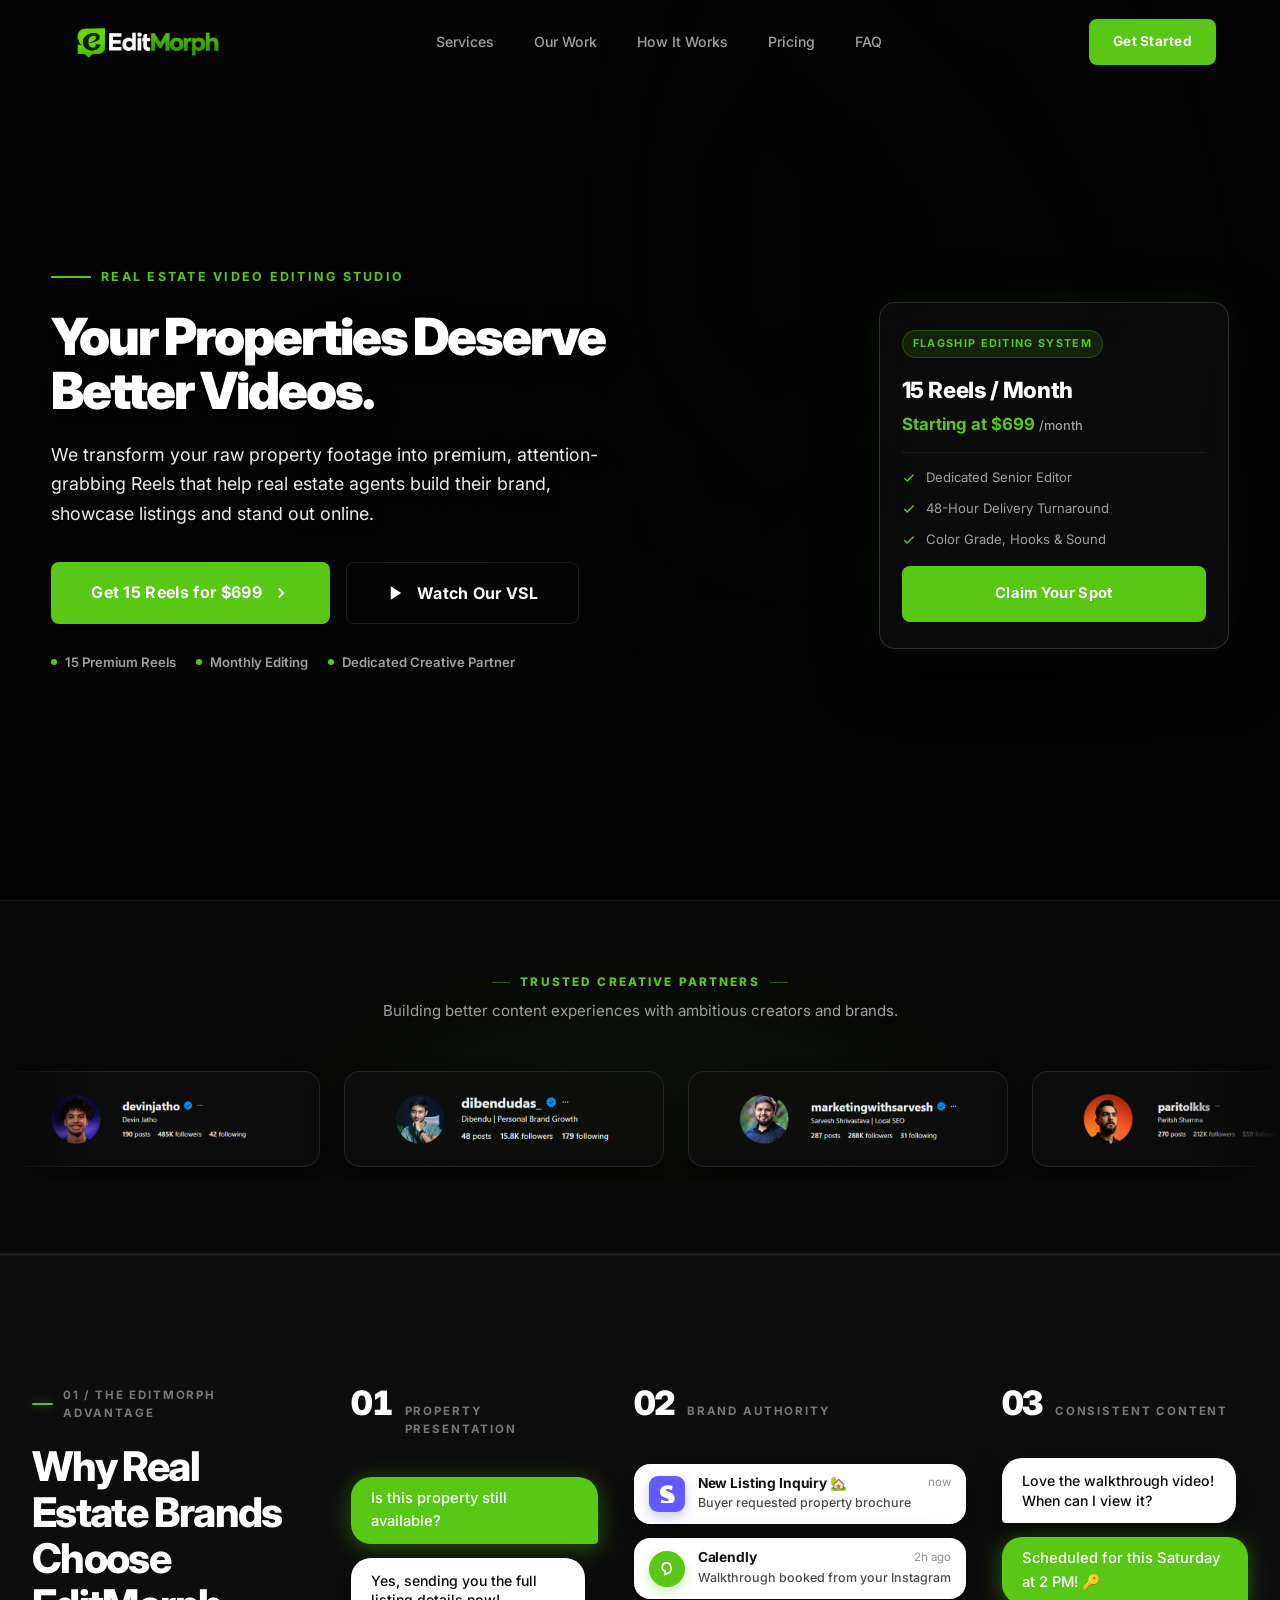
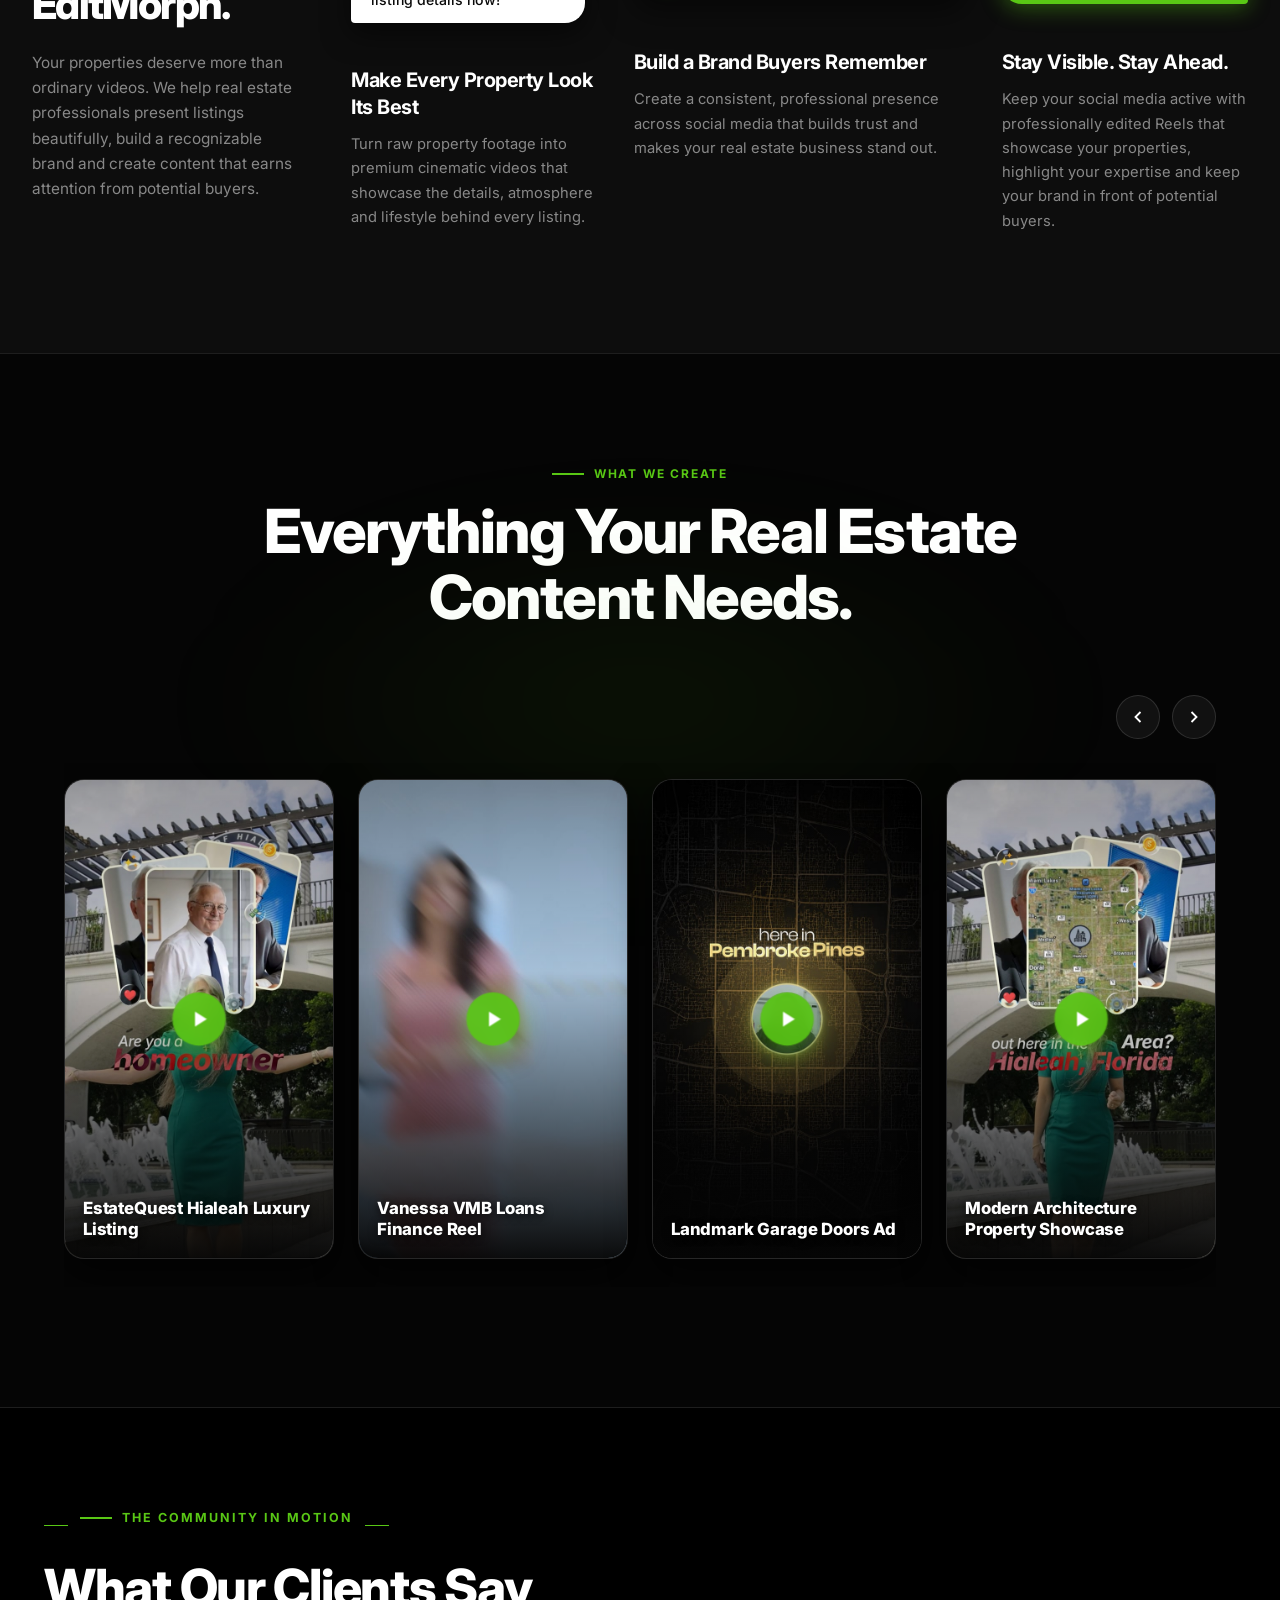
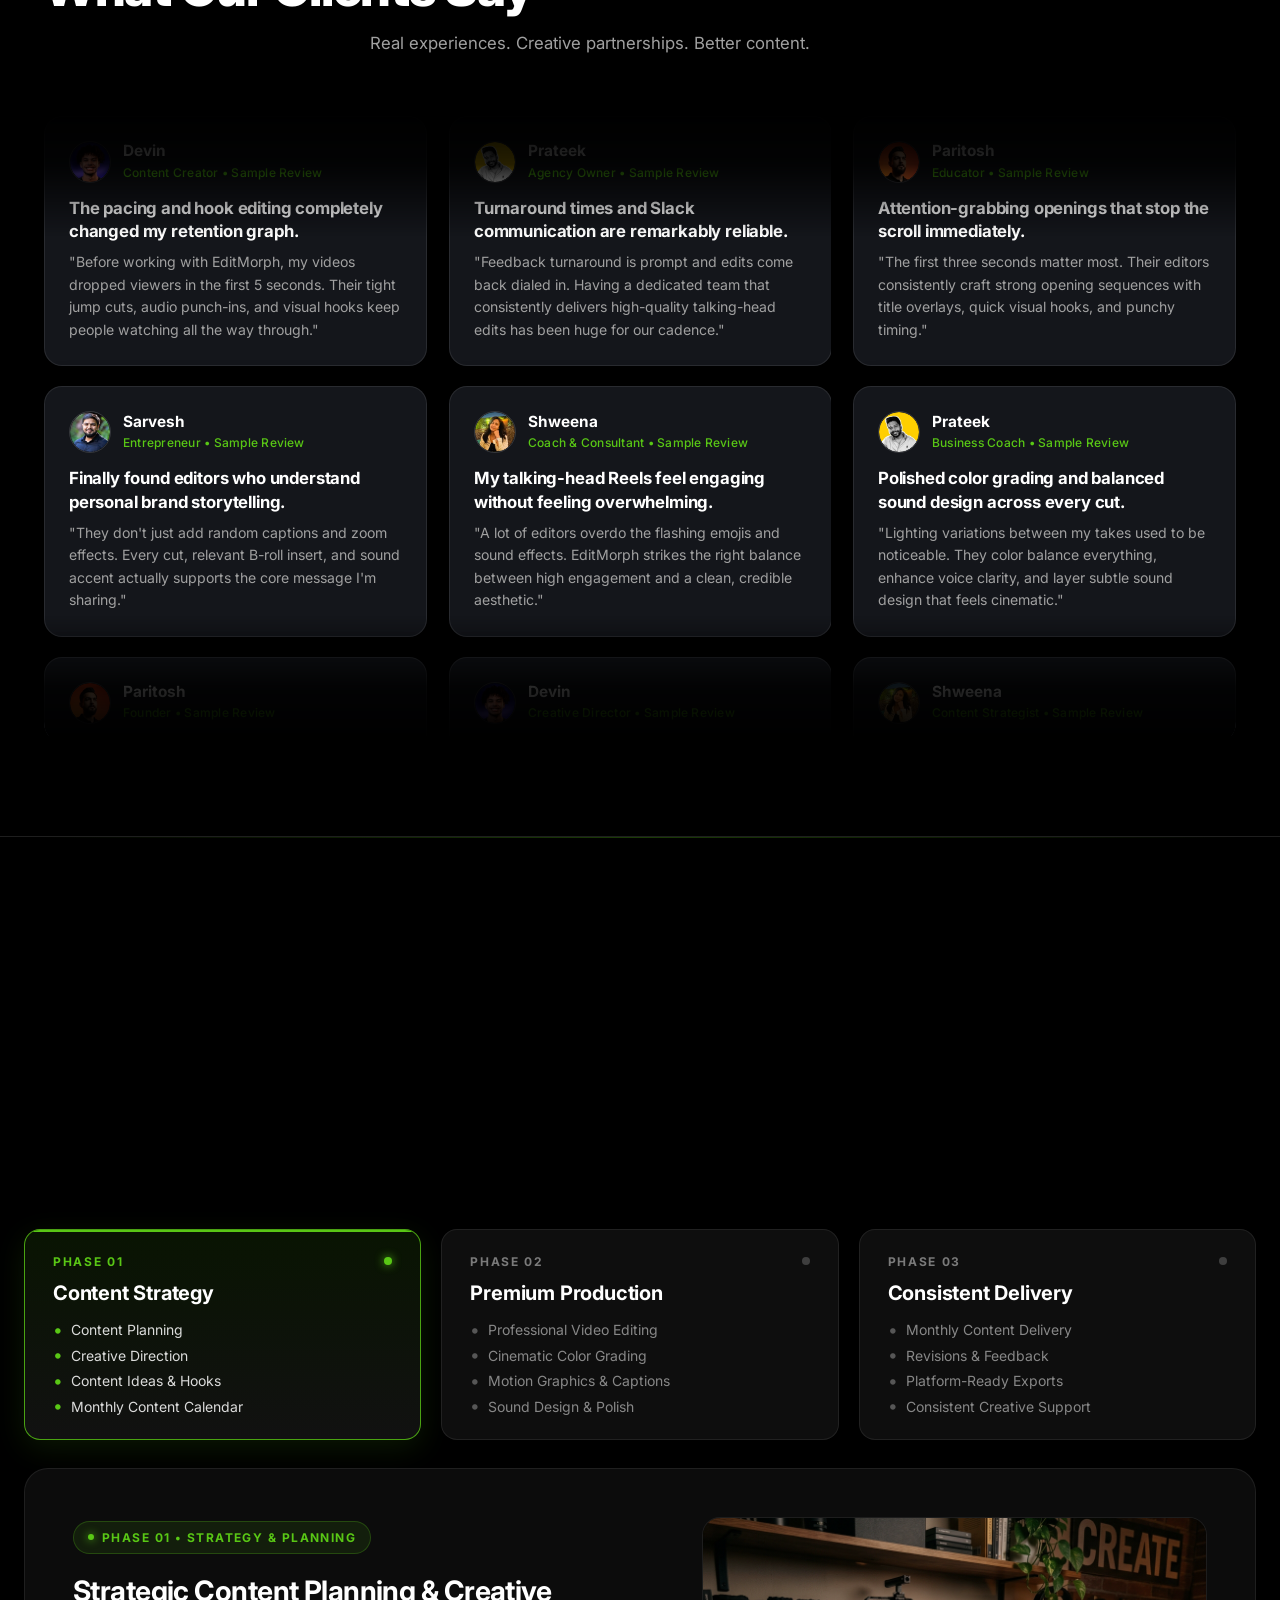
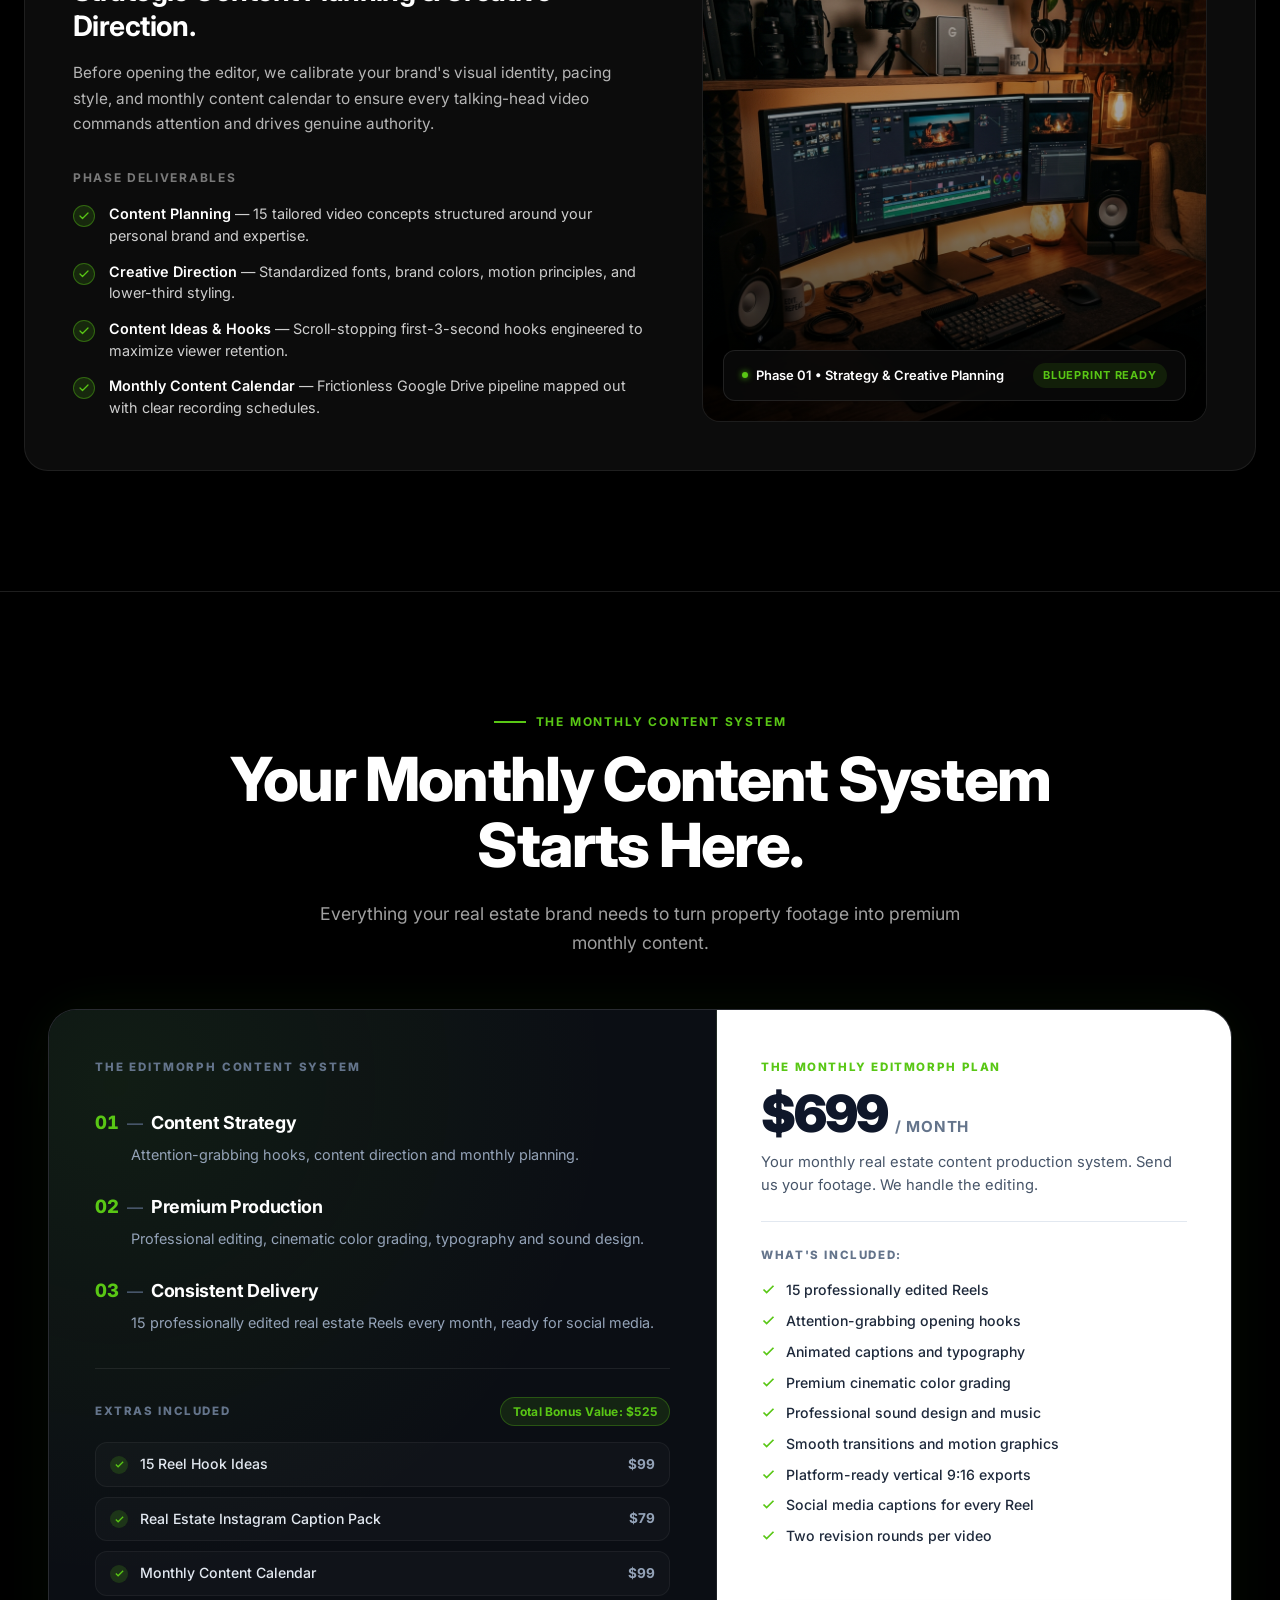
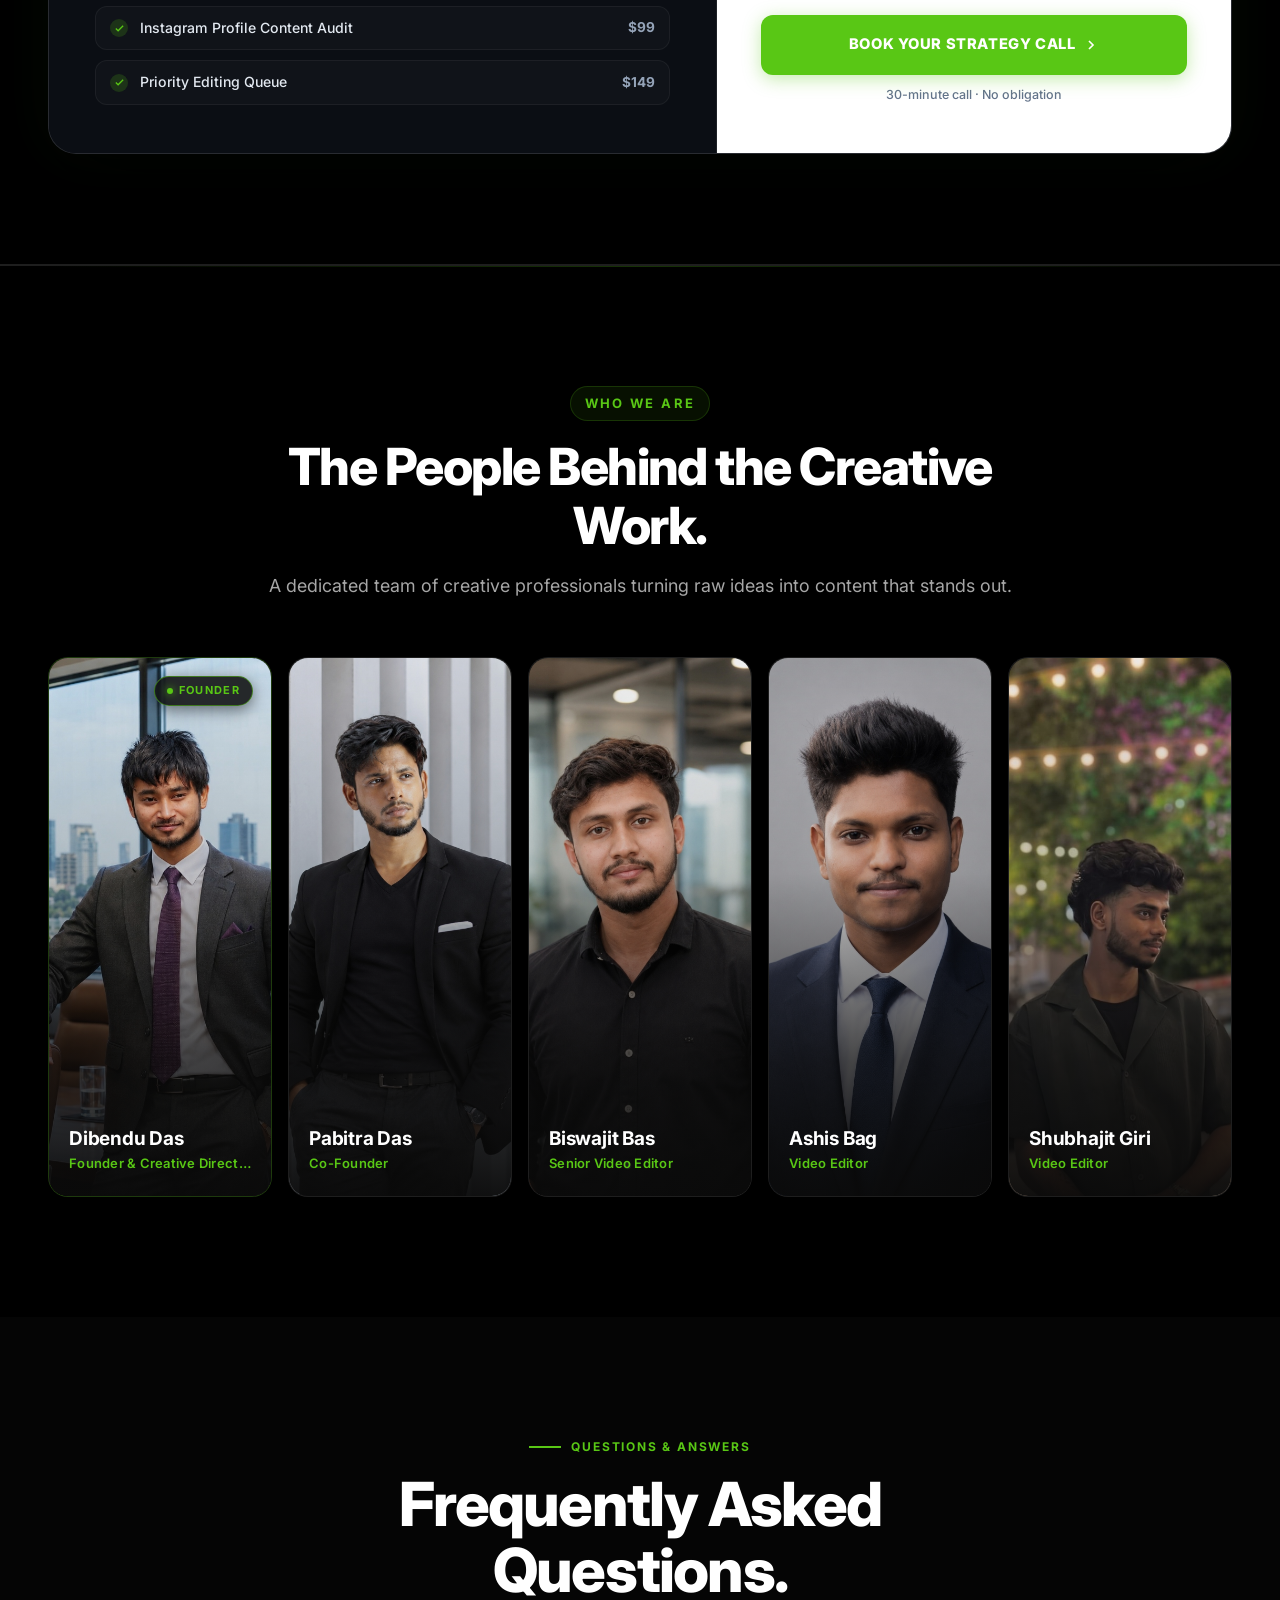
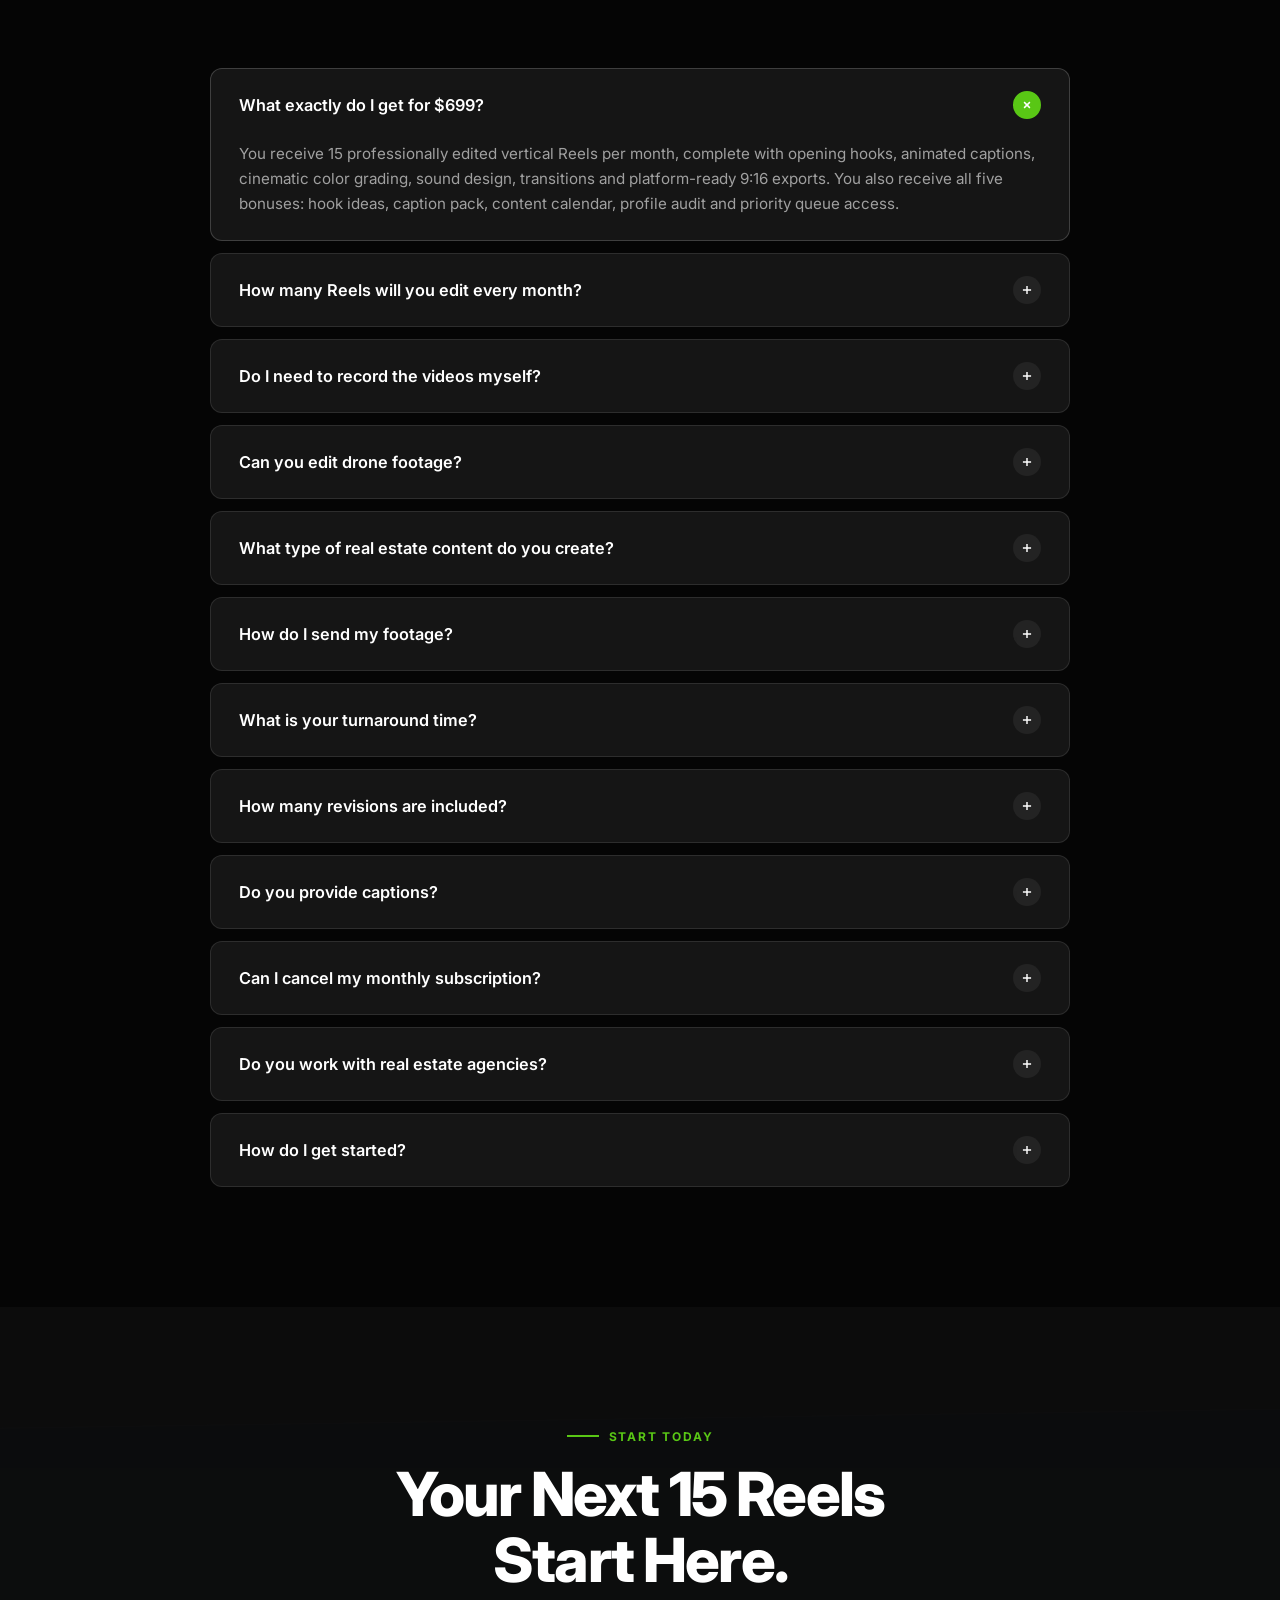
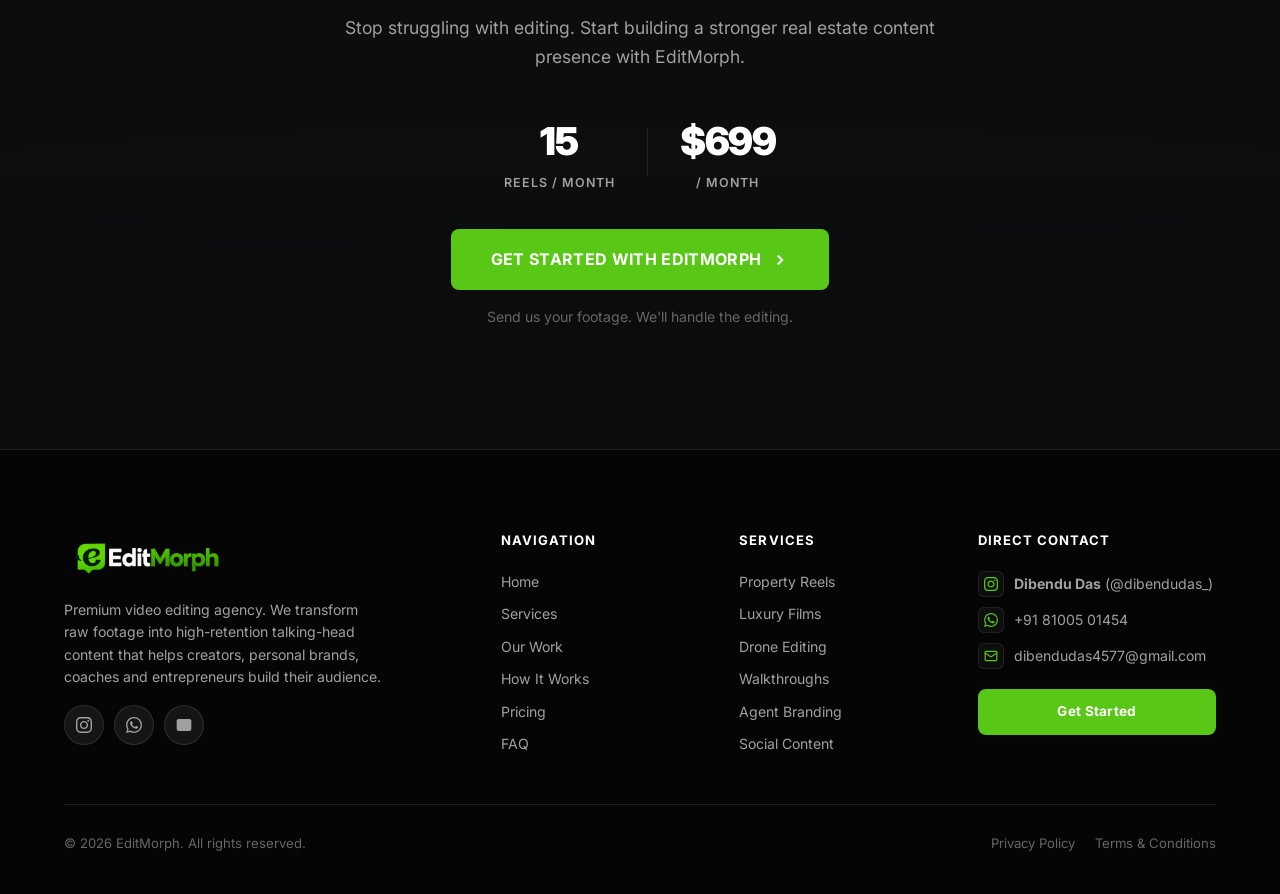
<file: index.html>
<!DOCTYPE html>
<html lang="en">

<head>
  <meta charset="UTF-8">
  <meta name="viewport" content="width=device-width, initial-scale=1.0">
  <title>EditMorph | Premium Real Estate Video Editing Agency</title>
  <meta name="description"
    content="EditMorph transforms your raw property footage into premium real estate Reels. 15 professionally edited videos every month for $699. Built for agents, realtors and brokers.">
  <meta name="keywords"
    content="EditMorph, real estate video editing, property reels, realtor video editor, real estate content, luxury property videos">
  <meta name="author" content="EditMorph">
  <meta property="og:title" content="EditMorph | Premium Real Estate Video Editing Agency">
  <meta property="og:description"
    content="15 Premium Reels every month for $699. We turn your property footage into content that gets noticed.">
  <meta property="og:type" content="website">
  <meta name="theme-color" content="#050505">
  <link rel="icon" type="image/x-icon" href="favicon.ico">
  <link rel="icon" type="image/png" sizes="32x32" href="assets/images/favicon-32x32.png">
  <link rel="icon" type="image/png" sizes="16x16" href="assets/images/favicon-16x16.png">
  <link rel="icon" type="image/png" href="assets/images/icon.png">
  <link rel="apple-touch-icon" sizes="180x180" href="assets/images/apple-touch-icon.png">
  <link rel="preconnect" href="https://fonts.googleapis.com">
  <link rel="preconnect" href="https://fonts.gstatic.com" crossorigin>
  <link href="https://fonts.googleapis.com/css2?family=Inter:wght@400;500;600;700;800;900&display=swap"
    rel="stylesheet">
  <link rel="stylesheet" href="css/styles.css">
</head>

<body>

  <!-- ═══════════════════════════════════════════════
       NAVIGATION
       ═══════════════════════════════════════════════ -->
  <header class="nav" role="banner">
    <div class="nav-inner">
      <a href="#home" class="nav-logo" aria-label="EditMorph Home">
        <img src="assets/images/logo.png" alt="EditMorph" class="logo-img">
      </a>

      <nav class="nav-links" role="navigation">
        <a href="#services">Services</a>
        <a href="#portfolio">Our Work</a>
        <a href="#process">How It Works</a>
        <a href="#pricing">Pricing</a>
        <a href="#faq">FAQ</a>
      </nav>

      <div class="nav-cta-wrap">
        <a href="https://calendly.com/dibendudas4577/30min" target="_blank" rel="noopener noreferrer" class="btn btn-accent btn-sm open-apply-modal" style="padding:12px 24px; font-size:0.85rem;">Get Started</a>
        <button class="mobile-toggle" aria-label="Open menu" type="button">
          <svg viewBox="0 0 24 24">
            <line x1="3" y1="6" x2="21" y2="6" />
            <line x1="3" y1="12" x2="21" y2="12" />
            <line x1="3" y1="18" x2="21" y2="18" />
          </svg>
        </button>
      </div>
    </div>
  </header>

  <!-- Mobile Menu -->
  <div class="mobile-menu">
    <a href="#services">Services</a>
    <a href="#portfolio">Our Work</a>
    <a href="#process">How It Works</a>
    <a href="#pricing">Pricing</a>
    <a href="#faq">FAQ</a>
    <a href="https://calendly.com/dibendudas4577/30min" target="_blank" rel="noopener noreferrer" class="btn btn-accent btn-block open-apply-modal" style="margin-top:16px;">Get 15 Reels — $699</a>
  </div>

  <main>

    <!-- ═══════════════════════════════════════════════
         HERO SECTION
         ═══════════════════════════════════════════════ -->
    <section class="hero" id="home">
      <div class="hero-bg">
        <div class="hero-video-wrapper">
          <iframe
            id="hero-bg-iframe"
            class="hero-video-iframe"
            src="https://www.youtube-nocookie.com/embed/TWo9U0eds0s?autoplay=1&mute=1&controls=0&disablekb=1&fs=0&modestbranding=1&rel=0&playsinline=1&enablejsapi=1&iv_load_policy=3&cc_load_policy=0&loop=1&playlist=TWo9U0eds0s"
            title="EditMorph Hero Background Video"
            loading="eager"
            allow="accelerometer; autoplay; clipboard-write; encrypted-media; gyroscope; picture-in-picture; web-share"
            tabindex="-1"
            aria-hidden="true">
          </iframe>
        </div>
        <div class="hero-bg-overlay"></div>
      </div>

      <div class="container hero-container">
        <div class="hero-content">
          <div class="hero-eyebrow">REAL ESTATE VIDEO EDITING STUDIO</div>
          <h1 class="hero-headline">Your Properties Deserve<br>Better Videos.</h1>
          <p class="hero-sub">We transform your raw property footage into premium, attention-grabbing Reels that help
            real estate agents build their brand, showcase listings and stand out online.</p>

          <div class="hero-actions">
            <a href="https://calendly.com/dibendudas4577/30min" target="_blank" rel="noopener noreferrer" class="btn btn-accent btn-lg open-apply-modal">
                <span>Get 15 Reels for $699</span>
                <svg viewBox="0 0 24 24"><polyline points="9 18 15 12 9 6" fill="none" stroke="currentColor" stroke-width="2.5"/></svg>
              </a>
            <button class="btn btn-outline btn-lg open-vsl-modal" type="button">
              <svg viewBox="0 0 24 24" style="width:18px;height:18px;margin-right:2px;">
                <polygon points="5 3 19 12 5 21 5 3" />
              </svg>
              <span>Watch Our VSL</span>
            </button>
          </div>

          <div class="hero-badges">
            <span class="hero-badge">15 Premium Reels</span>
            <span class="hero-badge">Monthly Editing</span>
            <span class="hero-badge">Dedicated Creative Partner</span>
          </div>
        </div>

        <!-- Floating Offer Card (Desktop & Mobile) -->
        <div class="hero-offer-card">
          <div class="hero-offer-card-tag">FLAGSHIP EDITING SYSTEM</div>
          <div class="hero-offer-card-detail">15 Reels / Month</div>
          <div class="hero-offer-card-price">Starting at $699 <span>/month</span></div>
          <div class="hero-offer-card-divider"></div>
          <ul class="hero-offer-card-list">
            <li>
              <svg viewBox="0 0 24 24"><polyline points="20 6 9 17 4 12"/></svg>
              <span>Dedicated Senior Editor</span>
            </li>
            <li>
              <svg viewBox="0 0 24 24"><polyline points="20 6 9 17 4 12"/></svg>
              <span>48-Hour Delivery Turnaround</span>
            </li>
            <li>
              <svg viewBox="0 0 24 24"><polyline points="20 6 9 17 4 12"/></svg>
              <span>Color Grade, Hooks &amp; Sound</span>
            </li>
          </ul>
          <a href="https://calendly.com/dibendudas4577/30min" target="_blank" rel="noopener noreferrer" class="btn btn-accent btn-sm btn-block open-apply-modal" style="margin-top:16px;">Claim Your Spot</a>
        </div>
      </div>
    </section>

    <!-- ═══════════════════════════════════════════════
         CLIENT SHOWCASE SLIDER (INFINITE MARQUEE)
         ═══════════════════════════════════════════════ -->
    <section class="clients-section" id="clients" aria-label="Trusted Creative Partners">
      <div class="container clients-header-container">
        <div class="clients-header">
          <div class="eyebrow clients-eyebrow">TRUSTED CREATIVE PARTNERS</div>
          <p class="clients-subtitle">Building better content experiences with ambitious creators and brands.</p>
        </div>
      </div>

      <!-- Infinite Right-to-Left Marquee Track -->
      <div class="clients-marquee-wrapper" role="region" aria-label="Client showcase slider">
        <div class="clients-marquee-track">
          <!-- Sequence Set 1 -->
          <div class="clients-marquee-group">
            <div class="client-card" title="Devin">
              <img src="Clients/Devin.png" alt="Devin" loading="lazy" class="client-logo">
            </div>
            <div class="client-card" title="Dib">
              <img src="Clients/Dib.png" alt="Dib" loading="lazy" class="client-logo">
            </div>
            <div class="client-card" title="Mota">
              <img src="Clients/Mota.png" alt="Mota" loading="lazy" class="client-logo">
            </div>
            <div class="client-card" title="Paritosh">
              <img src="Clients/Paritosh.png" alt="Paritosh" loading="lazy" class="client-logo">
            </div>
            <div class="client-card" title="Prateek">
              <img src="Clients/Prateek.png" alt="Prateek" loading="lazy" class="client-logo">
            </div>
            <div class="client-card" title="Shweena">
              <img src="Clients/Shweena.png" alt="Shweena" loading="lazy" class="client-logo">
            </div>
            <div class="client-card" title="Sonny">
              <img src="Clients/Sonny.png" alt="Sonny" loading="lazy" class="client-logo">
            </div>
          </div>
          <!-- Sequence Set 2 (for seamless loop) -->
          <div class="clients-marquee-group" aria-hidden="true">
            <div class="client-card" title="Devin">
              <img src="Clients/Devin.png" alt="" loading="lazy" class="client-logo">
            </div>
            <div class="client-card" title="Dib">
              <img src="Clients/Dib.png" alt="" loading="lazy" class="client-logo">
            </div>
            <div class="client-card" title="Mota">
              <img src="Clients/Mota.png" alt="" loading="lazy" class="client-logo">
            </div>
            <div class="client-card" title="Paritosh">
              <img src="Clients/Paritosh.png" alt="" loading="lazy" class="client-logo">
            </div>
            <div class="client-card" title="Prateek">
              <img src="Clients/Prateek.png" alt="" loading="lazy" class="client-logo">
            </div>
            <div class="client-card" title="Shweena">
              <img src="Clients/Shweena.png" alt="" loading="lazy" class="client-logo">
            </div>
            <div class="client-card" title="Sonny">
              <img src="Clients/Sonny.png" alt="" loading="lazy" class="client-logo">
            </div>
          </div>
          <!-- Sequence Set 3 (for widescreen continuity) -->
          <div class="clients-marquee-group" aria-hidden="true">
            <div class="client-card" title="Devin">
              <img src="Clients/Devin.png" alt="" loading="lazy" class="client-logo">
            </div>
            <div class="client-card" title="Dib">
              <img src="Clients/Dib.png" alt="" loading="lazy" class="client-logo">
            </div>
            <div class="client-card" title="Mota">
              <img src="Clients/Mota.png" alt="" loading="lazy" class="client-logo">
            </div>
            <div class="client-card" title="Paritosh">
              <img src="Clients/Paritosh.png" alt="" loading="lazy" class="client-logo">
            </div>
            <div class="client-card" title="Prateek">
              <img src="Clients/Prateek.png" alt="" loading="lazy" class="client-logo">
            </div>
            <div class="client-card" title="Shweena">
              <img src="Clients/Shweena.png" alt="" loading="lazy" class="client-logo">
            </div>
            <div class="client-card" title="Sonny">
              <img src="Clients/Sonny.png" alt="" loading="lazy" class="client-logo">
            </div>
          </div>
        </div>
      </div>
    </section>

    <hr class="section-divider">

    <!-- ═══════════════════════════════════════════════
         THE REALITY OF REAL ESTATE CONTENT
         ═══════════════════════════════════════════════ -->
    
    <!-- ═══════════════════════════════════════════════
         THE EDITMORPH DIFFERENCE — APEX-INSPIRED STORYTELLING
         ═══════════════════════════════════════════════ -->
    <section id="difference" class="apex-story-section" aria-label="Why Real Estate Brands Choose EditMorph">
      <div class="container apex-story-container">
        
        <div class="apex-story-grid">
          
          <!-- ── LEFT COLUMN: EDITORIAL INTRO ── -->
          <div class="apex-story-intro reveal">
            <div class="apex-eyebrow-wrap">
              <span class="apex-accent-line" aria-hidden="true"></span>
              <span class="apex-eyebrow">01 / THE EDITMORPH ADVANTAGE</span>
            </div>
            <h2 class="apex-main-title">
              Why Real Estate Brands Choose EditMorph.
            </h2>
            <p class="apex-main-desc">
              Your properties deserve more than ordinary videos. We help real estate professionals present listings beautifully, build a recognizable brand and create content that earns attention from potential buyers.
            </p>
          </div>

          <!-- ── COLUMN 01: THE PROBLEM ── -->
          <div class="apex-stage-col reveal" style="--stage-delay: 0.1s;">
            <div class="apex-stage-header">
              <span class="apex-stage-num">01</span>
              <span class="apex-stage-label">PROPERTY PRESENTATION</span>
            </div>

            <!-- Visual 01: Floating Chat Conversation -->
            <div class="apex-stage-visual">
              <!-- Lime Green bubble: new videos ? -->
              <div class="apex-chat-bubble apex-bubble-green apex-float-1">
                <span>Is this property still available?</span>
              </div>

              <!-- White bubble: we chose to move forward with a diff editor, thank you! -->
              <div class="apex-chat-bubble apex-bubble-white apex-float-2">
                <span>Yes, sending you the full listing details now!</span>
              </div>
            </div>

            <!-- Head & Desc 01 -->
            <div class="apex-stage-content">
              <h3 class="apex-stage-title">Make Every Property Look Its Best</h3>
              <p class="apex-stage-desc">
                Turn raw property footage into premium cinematic videos that showcase the details, atmosphere and lifestyle behind every listing.
              </p>
            </div>
          </div>

          <!-- ── COLUMN 02: THE SOLUTION ── -->
          <div class="apex-stage-col reveal" style="--stage-delay: 0.25s;">
            <div class="apex-stage-header">
              <span class="apex-stage-num">02</span>
              <span class="apex-stage-label">BRAND AUTHORITY</span>
            </div>

            <!-- Visual 02: Floating Notification Cards (Stripe & Calendly) -->
            <div class="apex-stage-visual">
              <!-- Stripe Notification Card -->
              <div class="apex-notif-card apex-float-1">
                <div class="apex-notif-icon stripe-icon">
                  <svg viewBox="0 0 24 24" width="18" height="18" fill="currentColor">
                    <path d="M13.976 9.15c-2.172-.806-3.356-1.426-3.356-2.409 0-.831.683-1.305 1.901-1.305 2.227 0 4.515.858 6.09 1.631l.89-5.494C18.252.975 15.697.456 12.89.456 6.77.456 2.656 3.655 2.656 8.877c0 5.097 3.993 6.947 8.358 8.57 2.45.912 3.323 1.644 3.323 2.585 0 .964-.89 1.488-2.392 1.488-2.613 0-5.46-1.12-7.391-2.228l-.946 5.568c1.928.948 4.887 1.484 7.974 1.484 6.46 0 10.72-3.144 10.72-8.583 0-5.328-3.957-7.234-8.717-8.611z"/>
                  </svg>
                </div>
                <div class="apex-notif-body">
                  <div class="apex-notif-head">
                    <span class="apex-notif-title">New Listing Inquiry 🏡</span>
                    <span class="apex-notif-time">now</span>
                  </div>
                  <div class="apex-notif-sub">Buyer requested property brochure</div>
                </div>
              </div>

              <!-- Calendly Notification Card -->
              <div class="apex-notif-card apex-float-2">
                <div class="apex-notif-icon calendly-icon">
                  <svg viewBox="0 0 24 24" width="17" height="17" fill="none" stroke="currentColor" stroke-width="2.5" stroke-linecap="round">
                    <path d="M18 10a6 6 0 1 0-7.8 5.7L10 20l4.3-1.4A6 6 0 0 0 18 10z"/>
                  </svg>
                </div>
                <div class="apex-notif-body">
                  <div class="apex-notif-head">
                    <span class="apex-notif-title">Calendly</span>
                    <span class="apex-notif-time">2h ago</span>
                  </div>
                  <div class="apex-notif-sub">Walkthrough booked from your Instagram</div>
                </div>
              </div>
            </div>

            <!-- Head & Desc 02 -->
            <div class="apex-stage-content">
              <h3 class="apex-stage-title">Build a Brand Buyers Remember</h3>
              <p class="apex-stage-desc">
                Create a consistent, professional presence across social media that builds trust and makes your real estate business stand out.
              </p>
            </div>
          </div>

          <!-- ── COLUMN 03: THE HOW ── -->
          <div class="apex-stage-col reveal" style="--stage-delay: 0.4s;">
            <div class="apex-stage-header">
              <span class="apex-stage-num">03</span>
              <span class="apex-stage-label">CONSISTENT CONTENT</span>
            </div>

            <!-- Visual 03: Floating Viral Engagement Chat Bubbles -->
            <div class="apex-stage-visual">
              <!-- White bubble: 215k views and 20 booked calls from last video!! -->
              <div class="apex-chat-bubble apex-bubble-white apex-float-1">
                <span>Love the walkthrough video! When can I view it?</span>
              </div>

              <!-- Lime Green bubble: hell yeah $$$ -->
              <div class="apex-chat-bubble apex-bubble-green apex-float-2">
                <span>Scheduled for this Saturday at 2 PM! 🔑</span>
              </div>
            </div>

            <!-- Head & Desc 03 -->
            <div class="apex-stage-content">
              <h3 class="apex-stage-title">Stay Visible. Stay Ahead.</h3>
              <p class="apex-stage-desc">
                Keep your social media active with professionally edited Reels that showcase your properties, highlight your expertise and keep your brand in front of potential buyers.
              </p>
            </div>
          </div>

        </div>
      </div>
    </section>

    <hr class="section-divider">

    <section id="portfolio" class="vimeo-portfolio-section">
      <div class="container">
        <div class="section-header center">
          <div class="eyebrow">WHAT WE CREATE</div>
          <h2 class="section-title">Everything Your Real Estate<br>Content Needs.</h2>
        </div>

        <div class="vimeo-carousel-controls">
          <div class="vimeo-carousel-arrows">
            <button class="vimeo-arrow-btn vimeo-prev-btn" aria-label="Previous reel" type="button">
              <svg viewBox="0 0 24 24"><polyline points="15 18 9 12 15 6"/></svg>
            </button>
            <button class="vimeo-arrow-btn vimeo-next-btn" aria-label="Next reel" type="button">
              <svg viewBox="0 0 24 24"><polyline points="9 18 15 12 9 6"/></svg>
            </button>
          </div>
        </div>

        <div class="vimeo-carousel-track-wrapper" id="vimeo-carousel-wrapper">
          <div class="vimeo-carousel-track" id="portfolio-grid">
            <!-- 9 Vertical 9:16 Reel cards rendered dynamically -->
          </div>
        </div>
      </div>
    </section>

    <hr class="section-divider">

    <!-- ═══════════════════════════════════════════════
         THE COMMUNITY IN MOTION — APEX-STYLE TESTIMONIAL WALL
         ═══════════════════════════════════════════════ -->
    <section class="apex-wall-section" id="community" aria-label="What Our Clients Say">
      <div class="container apex-wall-container">
        <div class="apex-wall-header text-center reveal">
          <div class="apex-wall-eyebrow-wrap">
            <span class="apex-wall-accent-line" aria-hidden="true"></span>
            <span class="eyebrow apex-wall-eyebrow">THE COMMUNITY IN MOTION</span>
            <span class="apex-wall-accent-line" aria-hidden="true"></span>
          </div>
          <h2 class="apex-wall-title">What Our Clients Say</h2>
          <p class="apex-wall-subtitle">Real experiences. Creative partnerships. Better content.</p>
        </div>

        <!-- 3-Column Vertical Sliding Viewport -->
        <div class="apex-wall-viewport" role="region" aria-label="Animated client testimonials">
          <div class="apex-wall-grid">
            <!-- Column -->
            <div class="apex-wall-col apex-wall-col-up-1">
              <div class="apex-wall-track">
                <div class="apex-wall-card">
                  <div class="apex-wall-card-header">
                    <img src="Clients/avatars/Devin.png" alt="Devin" loading="lazy" class="apex-wall-avatar">
                    <div class="apex-wall-meta">
                      <span class="apex-wall-name">Devin</span>
                      <span class="apex-wall-label">Content Creator • Sample Review</span>
                    </div>
                  </div>
                  <h4 class="apex-wall-headline">The pacing and hook editing completely changed my retention graph.</h4>
                  <p class="apex-wall-message">"Before working with EditMorph, my videos dropped viewers in the first 5 seconds. Their tight jump cuts, audio punch-ins, and visual hooks keep people watching all the way through."</p>
                </div>
                <div class="apex-wall-card">
                  <div class="apex-wall-card-header">
                    <img src="Clients/avatars/Mota.png" alt="Sarvesh" loading="lazy" class="apex-wall-avatar">
                    <div class="apex-wall-meta">
                      <span class="apex-wall-name">Sarvesh</span>
                      <span class="apex-wall-label">Entrepreneur • Sample Review</span>
                    </div>
                  </div>
                  <h4 class="apex-wall-headline">Finally found editors who understand personal brand storytelling.</h4>
                  <p class="apex-wall-message">"They don't just add random captions and zoom effects. Every cut, relevant B-roll insert, and sound accent actually supports the core message I'm sharing."</p>
                </div>
                <div class="apex-wall-card">
                  <div class="apex-wall-card-header">
                    <img src="Clients/avatars/Paritosh.png" alt="Paritosh" loading="lazy" class="apex-wall-avatar">
                    <div class="apex-wall-meta">
                      <span class="apex-wall-name">Paritosh</span>
                      <span class="apex-wall-label">Founder • Sample Review</span>
                    </div>
                  </div>
                  <h4 class="apex-wall-headline">Saves me 15+ hours every week on recording and editing.</h4>
                  <p class="apex-wall-message">"I just batch record my raw takes, upload the footage to Google Drive, and receive polished, ready-to-publish vertical videos in 48 hours. The workflow is friction-free."</p>
                </div>
                <div class="apex-wall-card">
                  <div class="apex-wall-card-header">
                    <img src="Clients/avatars/Sonny.png" alt="Sonny" loading="lazy" class="apex-wall-avatar">
                    <div class="apex-wall-meta">
                      <span class="apex-wall-name">Sonny</span>
                      <span class="apex-wall-label">Tech Creator • Sample Review</span>
                    </div>
                  </div>
                  <h4 class="apex-wall-headline">Clean jump cuts, crisp audio leveling, and dynamic typography.</h4>
                  <p class="apex-wall-message">"The typography styling and kinetic captions match my brand aesthetic seamlessly. The background noise is cleaned up, voice is crisp, and the color grading looks high-end."</p>
                </div>
                <div class="apex-wall-card">
                  <div class="apex-wall-card-header">
                    <img src="Clients/avatars/Devin.png" alt="Devin" loading="lazy" class="apex-wall-avatar">
                    <div class="apex-wall-meta">
                      <span class="apex-wall-name">Devin</span>
                      <span class="apex-wall-label">Content Creator • Sample Review</span>
                    </div>
                  </div>
                  <h4 class="apex-wall-headline">The pacing and hook editing completely changed my retention graph.</h4>
                  <p class="apex-wall-message">"Before working with EditMorph, my videos dropped viewers in the first 5 seconds. Their tight jump cuts, audio punch-ins, and visual hooks keep people watching all the way through."</p>
                </div>
                <div class="apex-wall-card">
                  <div class="apex-wall-card-header">
                    <img src="Clients/avatars/Mota.png" alt="Sarvesh" loading="lazy" class="apex-wall-avatar">
                    <div class="apex-wall-meta">
                      <span class="apex-wall-name">Sarvesh</span>
                      <span class="apex-wall-label">Entrepreneur • Sample Review</span>
                    </div>
                  </div>
                  <h4 class="apex-wall-headline">Finally found editors who understand personal brand storytelling.</h4>
                  <p class="apex-wall-message">"They don't just add random captions and zoom effects. Every cut, relevant B-roll insert, and sound accent actually supports the core message I'm sharing."</p>
                </div>
                <div class="apex-wall-card">
                  <div class="apex-wall-card-header">
                    <img src="Clients/avatars/Paritosh.png" alt="Paritosh" loading="lazy" class="apex-wall-avatar">
                    <div class="apex-wall-meta">
                      <span class="apex-wall-name">Paritosh</span>
                      <span class="apex-wall-label">Founder • Sample Review</span>
                    </div>
                  </div>
                  <h4 class="apex-wall-headline">Saves me 15+ hours every week on recording and editing.</h4>
                  <p class="apex-wall-message">"I just batch record my raw takes, upload the footage to Google Drive, and receive polished, ready-to-publish vertical videos in 48 hours. The workflow is friction-free."</p>
                </div>
                <div class="apex-wall-card">
                  <div class="apex-wall-card-header">
                    <img src="Clients/avatars/Sonny.png" alt="Sonny" loading="lazy" class="apex-wall-avatar">
                    <div class="apex-wall-meta">
                      <span class="apex-wall-name">Sonny</span>
                      <span class="apex-wall-label">Tech Creator • Sample Review</span>
                    </div>
                  </div>
                  <h4 class="apex-wall-headline">Clean jump cuts, crisp audio leveling, and dynamic typography.</h4>
                  <p class="apex-wall-message">"The typography styling and kinetic captions match my brand aesthetic seamlessly. The background noise is cleaned up, voice is crisp, and the color grading looks high-end."</p>
                </div>
              </div>
            </div>

            <!-- Column -->
            <div class="apex-wall-col apex-wall-col-down">
              <div class="apex-wall-track">
                <div class="apex-wall-card">
                  <div class="apex-wall-card-header">
                    <img src="Clients/avatars/Prateek.png" alt="Prateek" loading="lazy" class="apex-wall-avatar">
                    <div class="apex-wall-meta">
                      <span class="apex-wall-name">Prateek</span>
                      <span class="apex-wall-label">Agency Owner • Sample Review</span>
                    </div>
                  </div>
                  <h4 class="apex-wall-headline">Turnaround times and Slack communication are remarkably reliable.</h4>
                  <p class="apex-wall-message">"Feedback turnaround is prompt and edits come back dialed in. Having a dedicated team that consistently delivers high-quality talking-head edits has been huge for our cadence."</p>
                </div>
                <div class="apex-wall-card">
                  <div class="apex-wall-card-header">
                    <img src="Clients/avatars/Shweena.png" alt="Shweena" loading="lazy" class="apex-wall-avatar">
                    <div class="apex-wall-meta">
                      <span class="apex-wall-name">Shweena</span>
                      <span class="apex-wall-label">Coach & Consultant • Sample Review</span>
                    </div>
                  </div>
                  <h4 class="apex-wall-headline">My talking-head Reels feel engaging without feeling overwhelming.</h4>
                  <p class="apex-wall-message">"A lot of editors overdo the flashing emojis and sound effects. EditMorph strikes the right balance between high engagement and a clean, credible aesthetic."</p>
                </div>
                <div class="apex-wall-card">
                  <div class="apex-wall-card-header">
                    <img src="Clients/avatars/Devin.png" alt="Devin" loading="lazy" class="apex-wall-avatar">
                    <div class="apex-wall-meta">
                      <span class="apex-wall-name">Devin</span>
                      <span class="apex-wall-label">Creative Director • Sample Review</span>
                    </div>
                  </div>
                  <h4 class="apex-wall-headline">Seamless B-roll integration that brings abstract points to life.</h4>
                  <p class="apex-wall-message">"Whenever I explain complex frameworks, their team finds the right contextual B-roll, on-screen callouts, and graphics to make the explanation easy to follow."</p>
                </div>
                <div class="apex-wall-card">
                  <div class="apex-wall-card-header">
                    <img src="Clients/avatars/Mota.png" alt="Sarvesh" loading="lazy" class="apex-wall-avatar">
                    <div class="apex-wall-meta">
                      <span class="apex-wall-name">Sarvesh</span>
                      <span class="apex-wall-label">Personal Brand • Sample Review</span>
                    </div>
                  </div>
                  <h4 class="apex-wall-headline">Consistent delivery without compromising on audio or visual polish.</h4>
                  <p class="apex-wall-message">"Posting regularly used to burn me out. With EditMorph handling the entire post-production pipeline, our content quality stays consistently professional every single week."</p>
                </div>
                <div class="apex-wall-card">
                  <div class="apex-wall-card-header">
                    <img src="Clients/avatars/Prateek.png" alt="Prateek" loading="lazy" class="apex-wall-avatar">
                    <div class="apex-wall-meta">
                      <span class="apex-wall-name">Prateek</span>
                      <span class="apex-wall-label">Agency Owner • Sample Review</span>
                    </div>
                  </div>
                  <h4 class="apex-wall-headline">Turnaround times and Slack communication are remarkably reliable.</h4>
                  <p class="apex-wall-message">"Feedback turnaround is prompt and edits come back dialed in. Having a dedicated team that consistently delivers high-quality talking-head edits has been huge for our cadence."</p>
                </div>
                <div class="apex-wall-card">
                  <div class="apex-wall-card-header">
                    <img src="Clients/avatars/Shweena.png" alt="Shweena" loading="lazy" class="apex-wall-avatar">
                    <div class="apex-wall-meta">
                      <span class="apex-wall-name">Shweena</span>
                      <span class="apex-wall-label">Coach & Consultant • Sample Review</span>
                    </div>
                  </div>
                  <h4 class="apex-wall-headline">My talking-head Reels feel engaging without feeling overwhelming.</h4>
                  <p class="apex-wall-message">"A lot of editors overdo the flashing emojis and sound effects. EditMorph strikes the right balance between high engagement and a clean, credible aesthetic."</p>
                </div>
                <div class="apex-wall-card">
                  <div class="apex-wall-card-header">
                    <img src="Clients/avatars/Devin.png" alt="Devin" loading="lazy" class="apex-wall-avatar">
                    <div class="apex-wall-meta">
                      <span class="apex-wall-name">Devin</span>
                      <span class="apex-wall-label">Creative Director • Sample Review</span>
                    </div>
                  </div>
                  <h4 class="apex-wall-headline">Seamless B-roll integration that brings abstract points to life.</h4>
                  <p class="apex-wall-message">"Whenever I explain complex frameworks, their team finds the right contextual B-roll, on-screen callouts, and graphics to make the explanation easy to follow."</p>
                </div>
                <div class="apex-wall-card">
                  <div class="apex-wall-card-header">
                    <img src="Clients/avatars/Mota.png" alt="Sarvesh" loading="lazy" class="apex-wall-avatar">
                    <div class="apex-wall-meta">
                      <span class="apex-wall-name">Sarvesh</span>
                      <span class="apex-wall-label">Personal Brand • Sample Review</span>
                    </div>
                  </div>
                  <h4 class="apex-wall-headline">Consistent delivery without compromising on audio or visual polish.</h4>
                  <p class="apex-wall-message">"Posting regularly used to burn me out. With EditMorph handling the entire post-production pipeline, our content quality stays consistently professional every single week."</p>
                </div>
              </div>
            </div>

            <!-- Column -->
            <div class="apex-wall-col apex-wall-col-up-2">
              <div class="apex-wall-track">
                <div class="apex-wall-card">
                  <div class="apex-wall-card-header">
                    <img src="Clients/avatars/Paritosh.png" alt="Paritosh" loading="lazy" class="apex-wall-avatar">
                    <div class="apex-wall-meta">
                      <span class="apex-wall-name">Paritosh</span>
                      <span class="apex-wall-label">Educator • Sample Review</span>
                    </div>
                  </div>
                  <h4 class="apex-wall-headline">Attention-grabbing openings that stop the scroll immediately.</h4>
                  <p class="apex-wall-message">"The first three seconds matter most. Their editors consistently craft strong opening sequences with title overlays, quick visual hooks, and punchy timing."</p>
                </div>
                <div class="apex-wall-card">
                  <div class="apex-wall-card-header">
                    <img src="Clients/avatars/Prateek.png" alt="Prateek" loading="lazy" class="apex-wall-avatar">
                    <div class="apex-wall-meta">
                      <span class="apex-wall-name">Prateek</span>
                      <span class="apex-wall-label">Business Coach • Sample Review</span>
                    </div>
                  </div>
                  <h4 class="apex-wall-headline">Polished color grading and balanced sound design across every cut.</h4>
                  <p class="apex-wall-message">"Lighting variations between my takes used to be noticeable. They color balance everything, enhance voice clarity, and layer subtle sound design that feels cinematic."</p>
                </div>
                <div class="apex-wall-card">
                  <div class="apex-wall-card-header">
                    <img src="Clients/avatars/Shweena.png" alt="Shweena" loading="lazy" class="apex-wall-avatar">
                    <div class="apex-wall-meta">
                      <span class="apex-wall-name">Shweena</span>
                      <span class="apex-wall-label">Content Strategist • Sample Review</span>
                    </div>
                  </div>
                  <h4 class="apex-wall-headline">Helped elevate our personal brand into an authoritative presence.</h4>
                  <p class="apex-wall-message">"High production quality immediately builds trust with our audience. The editing speaks for itself—clean, purposeful, and modern."</p>
                </div>
                <div class="apex-wall-card">
                  <div class="apex-wall-card-header">
                    <img src="Clients/avatars/Sonny.png" alt="Sonny" loading="lazy" class="apex-wall-avatar">
                    <div class="apex-wall-meta">
                      <span class="apex-wall-name">Sonny</span>
                      <span class="apex-wall-label">Online Creator • Sample Review</span>
                    </div>
                  </div>
                  <h4 class="apex-wall-headline">Predictable workflow, clear revision loops, and dependable results.</h4>
                  <p class="apex-wall-message">"No chasing freelancers or missing deadlines. Working with a dedicated creative editing partner has simplified our entire video production process."</p>
                </div>
                <div class="apex-wall-card">
                  <div class="apex-wall-card-header">
                    <img src="Clients/avatars/Paritosh.png" alt="Paritosh" loading="lazy" class="apex-wall-avatar">
                    <div class="apex-wall-meta">
                      <span class="apex-wall-name">Paritosh</span>
                      <span class="apex-wall-label">Educator • Sample Review</span>
                    </div>
                  </div>
                  <h4 class="apex-wall-headline">Attention-grabbing openings that stop the scroll immediately.</h4>
                  <p class="apex-wall-message">"The first three seconds matter most. Their editors consistently craft strong opening sequences with title overlays, quick visual hooks, and punchy timing."</p>
                </div>
                <div class="apex-wall-card">
                  <div class="apex-wall-card-header">
                    <img src="Clients/avatars/Prateek.png" alt="Prateek" loading="lazy" class="apex-wall-avatar">
                    <div class="apex-wall-meta">
                      <span class="apex-wall-name">Prateek</span>
                      <span class="apex-wall-label">Business Coach • Sample Review</span>
                    </div>
                  </div>
                  <h4 class="apex-wall-headline">Polished color grading and balanced sound design across every cut.</h4>
                  <p class="apex-wall-message">"Lighting variations between my takes used to be noticeable. They color balance everything, enhance voice clarity, and layer subtle sound design that feels cinematic."</p>
                </div>
                <div class="apex-wall-card">
                  <div class="apex-wall-card-header">
                    <img src="Clients/avatars/Shweena.png" alt="Shweena" loading="lazy" class="apex-wall-avatar">
                    <div class="apex-wall-meta">
                      <span class="apex-wall-name">Shweena</span>
                      <span class="apex-wall-label">Content Strategist • Sample Review</span>
                    </div>
                  </div>
                  <h4 class="apex-wall-headline">Helped elevate our personal brand into an authoritative presence.</h4>
                  <p class="apex-wall-message">"High production quality immediately builds trust with our audience. The editing speaks for itself—clean, purposeful, and modern."</p>
                </div>
                <div class="apex-wall-card">
                  <div class="apex-wall-card-header">
                    <img src="Clients/avatars/Sonny.png" alt="Sonny" loading="lazy" class="apex-wall-avatar">
                    <div class="apex-wall-meta">
                      <span class="apex-wall-name">Sonny</span>
                      <span class="apex-wall-label">Online Creator • Sample Review</span>
                    </div>
                  </div>
                  <h4 class="apex-wall-headline">Predictable workflow, clear revision loops, and dependable results.</h4>
                  <p class="apex-wall-message">"No chasing freelancers or missing deadlines. Working with a dedicated creative editing partner has simplified our entire video production process."</p>
                </div>
              </div>
            </div>
          </div>
        </div>
      </div>
    </section>

    <hr class="section-divider">

    <!-- ═══════════════════════════════════════════════
         THE EDITMORPH METHOD — INTERACTIVE 3-PHASE BREAKDOWN
         ═══════════════════════════════════════════════ -->
    <section id="process" class="method-section" aria-label="The EditMorph Method">
      <div class="method-container">
        <!-- Section Header -->
        <div class="method-header reveal">
          <div class="method-eyebrow">THE EDITMORPH METHOD</div>
          <h2 class="method-title">A Complete Content System.<br>Built for Your Brand.</h2>
          <p class="method-subtitle">Three phases. One seamless system to turn your raw footage into premium content.</p>
        </div>

        <!-- 3 Interactive Phase Tabs -->
        <div class="method-tabs reveal" role="tablist" aria-label="Method Phases">
          <!-- Tab 1 -->
          <button type="button" class="method-tab active" role="tab" id="tab-phase-1" aria-selected="true" aria-controls="panel-phase-1" data-target="panel-phase-1">
            <div class="method-tab-header">
              <span class="method-tab-phase">PHASE 01</span>
              <span class="method-tab-indicator" aria-hidden="true"></span>
            </div>
            <h3 class="method-tab-title">Content Strategy</h3>
            <ul class="method-tab-list">
              <li>Content Planning</li>
              <li>Creative Direction</li>
              <li>Content Ideas &amp; Hooks</li>
              <li>Monthly Content Calendar</li>
            </ul>
          </button>

          <!-- Tab 2 -->
          <button type="button" class="method-tab" role="tab" id="tab-phase-2" aria-selected="false" aria-controls="panel-phase-2" data-target="panel-phase-2">
            <div class="method-tab-header">
              <span class="method-tab-phase">PHASE 02</span>
              <span class="method-tab-indicator" aria-hidden="true"></span>
            </div>
            <h3 class="method-tab-title">Premium Production</h3>
            <ul class="method-tab-list">
              <li>Professional Video Editing</li>
              <li>Cinematic Color Grading</li>
              <li>Motion Graphics &amp; Captions</li>
              <li>Sound Design &amp; Polish</li>
            </ul>
          </button>

          <!-- Tab 3 -->
          <button type="button" class="method-tab" role="tab" id="tab-phase-3" aria-selected="false" aria-controls="panel-phase-3" data-target="panel-phase-3">
            <div class="method-tab-header">
              <span class="method-tab-phase">PHASE 03</span>
              <span class="method-tab-indicator" aria-hidden="true"></span>
            </div>
            <h3 class="method-tab-title">Consistent Delivery</h3>
            <ul class="method-tab-list">
              <li>Monthly Content Delivery</li>
              <li>Revisions &amp; Feedback</li>
              <li>Platform-Ready Exports</li>
              <li>Consistent Creative Support</li>
            </ul>
          </button>
        </div>

        <!-- Interactive Content Panels Container -->
        <div class="method-panels-wrap reveal">
          <!-- Panel 1 (Phase 01) -->
          <div class="method-panel active" id="panel-phase-1" role="tabpanel" aria-labelledby="tab-phase-1">
            <div class="method-panel-left">
              <div class="method-phase-badge">
                <span class="method-badge-dot" aria-hidden="true"></span>
                <span>PHASE 01 &bull; STRATEGY &amp; PLANNING</span>
              </div>
              <h3 class="method-headline">Strategic Content Planning &amp; Creative Direction.</h3>
              <p class="method-desc">Before opening the editor, we calibrate your brand's visual identity, pacing style, and monthly content calendar to ensure every talking-head video commands attention and drives genuine authority.</p>
              
              <div class="method-deliverables-title">Phase Deliverables</div>
              <ul class="method-checklist">
                <li class="method-check-item">
                  <span class="method-check-icon" aria-hidden="true"><svg viewBox="0 0 24 24"><polyline points="20 6 9 17 4 12"/></svg></span>
                  <span class="method-check-text"><strong>Content Planning</strong> &mdash; 15 tailored video concepts structured around your personal brand and expertise.</span>
                </li>
                <li class="method-check-item">
                  <span class="method-check-icon" aria-hidden="true"><svg viewBox="0 0 24 24"><polyline points="20 6 9 17 4 12"/></svg></span>
                  <span class="method-check-text"><strong>Creative Direction</strong> &mdash; Standardized fonts, brand colors, motion principles, and lower-third styling.</span>
                </li>
                <li class="method-check-item">
                  <span class="method-check-icon" aria-hidden="true"><svg viewBox="0 0 24 24"><polyline points="20 6 9 17 4 12"/></svg></span>
                  <span class="method-check-text"><strong>Content Ideas &amp; Hooks</strong> &mdash; Scroll-stopping first-3-second hooks engineered to maximize viewer retention.</span>
                </li>
                <li class="method-check-item">
                  <span class="method-check-icon" aria-hidden="true"><svg viewBox="0 0 24 24"><polyline points="20 6 9 17 4 12"/></svg></span>
                  <span class="method-check-text"><strong>Monthly Content Calendar</strong> &mdash; Frictionless Google Drive pipeline mapped out with clear recording schedules.</span>
                </li>
              </ul>
            </div>

            <div class="method-panel-right">
              <img src="images/workspace.jpg" alt="Phase 01 Strategy Workspace" loading="lazy" class="method-visual-img">
              <div class="method-visual-overlay" aria-hidden="true"></div>
              <div class="method-visual-badge">
                <div class="method-visual-tag">
                  <span class="method-visual-dot" aria-hidden="true"></span>
                  <span>Phase 01 &bull; Strategy &amp; Creative Planning</span>
                </div>
                <span class="method-visual-status">Blueprint Ready</span>
              </div>
            </div>
          </div>

          <!-- Panel 2 (Phase 02) -->
          <div class="method-panel" id="panel-phase-2" role="tabpanel" aria-labelledby="tab-phase-2" hidden>
            <div class="method-panel-left">
              <div class="method-phase-badge">
                <span class="method-badge-dot" aria-hidden="true"></span>
                <span>PHASE 02 &bull; PREMIUM PRODUCTION</span>
              </div>
              <h3 class="method-headline">Relentless Pacing, Dynamic Typography &amp; Sound Polish.</h3>
              <p class="method-desc">We turn your raw footage into punchy, high-retention vertical cinema. Dead air and filler words are cut, contextual B-roll brings complex concepts to life, and custom sound design keeps viewers engaged till the final frame.</p>
              
              <div class="method-deliverables-title">Phase Deliverables</div>
              <ul class="method-checklist">
                <li class="method-check-item">
                  <span class="method-check-icon" aria-hidden="true"><svg viewBox="0 0 24 24"><polyline points="20 6 9 17 4 12"/></svg></span>
                  <span class="method-check-text"><strong>Professional Video Editing</strong> &mdash; Tight jump cuts, punch-ins, and eliminated filler words for continuous forward momentum.</span>
                </li>
                <li class="method-check-item">
                  <span class="method-check-icon" aria-hidden="true"><svg viewBox="0 0 24 24"><polyline points="20 6 9 17 4 12"/></svg></span>
                  <span class="method-check-text"><strong>Cinematic Color Grading</strong> &mdash; Film-grade color balancing, natural skin tones, and rich contrast tailored to your environment.</span>
                </li>
                <li class="method-check-item">
                  <span class="method-check-icon" aria-hidden="true"><svg viewBox="0 0 24 24"><polyline points="20 6 9 17 4 12"/></svg></span>
                  <span class="method-check-text"><strong>Motion Graphics &amp; Captions</strong> &mdash; Dynamic kinetic captions with word-by-word highlights and contextual visual callouts.</span>
                </li>
                <li class="method-check-item">
                  <span class="method-check-icon" aria-hidden="true"><svg viewBox="0 0 24 24"><polyline points="20 6 9 17 4 12"/></svg></span>
                  <span class="method-check-text"><strong>Sound Design &amp; Polish</strong> &mdash; Vocal audio mastering, noise suppression, whooshes, risers, and subtle atmospheric music.</span>
                </li>
              </ul>
            </div>

            <div class="method-panel-right">
              <img src="assets/images/editor-graded.jpg" alt="Phase 02 Premium Production Timeline" loading="lazy" class="method-visual-img">
              <div class="method-visual-overlay" aria-hidden="true"></div>
              <div class="method-visual-badge">
                <div class="method-visual-tag">
                  <span class="method-visual-dot" aria-hidden="true"></span>
                  <span>Phase 02 &bull; Precision Editing, Captions &amp; Sound Mix</span>
                </div>
                <span class="method-visual-status">Timeline Active</span>
              </div>
            </div>
          </div>

          <!-- Panel 3 (Phase 03) -->
          <div class="method-panel" id="panel-phase-3" role="tabpanel" aria-labelledby="tab-phase-3" hidden>
            <div class="method-panel-left">
              <div class="method-phase-badge">
                <span class="method-badge-dot" aria-hidden="true"></span>
                <span>PHASE 03 &bull; CONSISTENT DELIVERY</span>
              </div>
              <h3 class="method-headline">Platform-Ready Exports With Rapid Revision Loops.</h3>
              <p class="method-desc">Every batch of 15 polished Reels is delivered ready to publish across Instagram, YouTube Shorts, TikTok, and LinkedIn. Dedicated Slack communication and rapid revision loops ensure effortless scaling month after month.</p>
              
              <div class="method-deliverables-title">Phase Deliverables</div>
              <ul class="method-checklist">
                <li class="method-check-item">
                  <span class="method-check-icon" aria-hidden="true"><svg viewBox="0 0 24 24"><polyline points="20 6 9 17 4 12"/></svg></span>
                  <span class="method-check-text"><strong>Monthly Content Delivery</strong> &mdash; 15 high-retention talking-head Reels delivered predictably on your monthly schedule.</span>
                </li>
                <li class="method-check-item">
                  <span class="method-check-icon" aria-hidden="true"><svg viewBox="0 0 24 24"><polyline points="20 6 9 17 4 12"/></svg></span>
                  <span class="method-check-text"><strong>Revisions &amp; Feedback</strong> &mdash; Fast 24&ndash;48 hour revision turnaround directly inside your dedicated Slack channel.</span>
                </li>
                <li class="method-check-item">
                  <span class="method-check-icon" aria-hidden="true"><svg viewBox="0 0 24 24"><polyline points="20 6 9 17 4 12"/></svg></span>
                  <span class="method-check-text"><strong>Platform-Ready Exports</strong> &mdash; 4K vertical 9:16 master exports strictly calibrated to safe zones for Reels, Shorts &amp; TikTok.</span>
                </li>
                <li class="method-check-item">
                  <span class="method-check-icon" aria-hidden="true"><svg viewBox="0 0 24 24"><polyline points="20 6 9 17 4 12"/></svg></span>
                  <span class="method-check-text"><strong>Consistent Creative Support</strong> &mdash; Ongoing collaborative feedback to refine pacing, hooks, and presentation over time.</span>
                </li>
              </ul>
            </div>

            <div class="method-panel-right">
              <img src="images/store/reels-templates.jpg" alt="Phase 03 Platform Ready Deliverables" loading="lazy" class="method-visual-img">
              <div class="method-visual-overlay" aria-hidden="true"></div>
              <div class="method-visual-badge">
                <div class="method-visual-tag">
                  <span class="method-visual-dot" aria-hidden="true"></span>
                  <span>Phase 03 &bull; Platform-Ready 4K Master Delivery</span>
                </div>
                <span class="method-visual-status">Ready to Publish</span>
              </div>
            </div>
          </div>
        </div>
      </div>
    </section>

    <hr class="section-divider">

    <!-- ═══════════════════════════════════════════════
         PRICING
         ═══════════════════════════════════════════════ -->
    <!-- ═══════════════════════════════════════════════
         PRICING — APEX-INSPIRED SPLIT CARD
         ═══════════════════════════════════════════════ -->
    <section id="pricing" class="apex-pricing-section" aria-label="Pricing & Deliverables">
      <div class="container apex-pricing-container">
        
        <!-- Centered Section Header -->
        <div class="section-header center apex-pricing-header reveal">
          <div class="eyebrow">THE MONTHLY CONTENT SYSTEM</div>
          <h2 class="section-title">Your Monthly Content System<br>Starts Here.</h2>
          <p class="section-subtitle">Everything your real estate brand needs to turn property footage into premium monthly content.</p>
        </div>

        <!-- Split Pricing Card -->
        <div class="apex-pricing-split-card reveal">
          
          <!-- LEFT PANEL: Dark Content System & Extras -->
          <div class="apex-pricing-left">
            <div class="apex-split-label">THE EDITMORPH CONTENT SYSTEM</div>
            
            <!-- Three Numbered Phases -->
            <div class="apex-split-phases">
              <div class="apex-phase-item">
                <div class="apex-phase-header">
                  <span class="apex-phase-num">01</span>
                  <span class="apex-phase-sep">—</span>
                  <h4 class="apex-phase-title">Content Strategy</h4>
                </div>
                <p class="apex-phase-desc">Attention-grabbing hooks, content direction and monthly planning.</p>
              </div>

              <div class="apex-phase-item">
                <div class="apex-phase-header">
                  <span class="apex-phase-num">02</span>
                  <span class="apex-phase-sep">—</span>
                  <h4 class="apex-phase-title">Premium Production</h4>
                </div>
                <p class="apex-phase-desc">Professional editing, cinematic color grading, typography and sound design.</p>
              </div>

              <div class="apex-phase-item">
                <div class="apex-phase-header">
                  <span class="apex-phase-num">03</span>
                  <span class="apex-phase-sep">—</span>
                  <h4 class="apex-phase-title">Consistent Delivery</h4>
                </div>
                <p class="apex-phase-desc">15 professionally edited real estate Reels every month, ready for social media.</p>
              </div>
            </div>

            <div class="apex-split-divider"></div>

            <!-- Extras Included Section -->
            <div class="apex-extras-wrap">
              <div class="apex-extras-head">
                <span class="apex-extras-label">EXTRAS INCLUDED</span>
                <span class="apex-extras-badge">Total Bonus Value: $525</span>
              </div>
              
              <div class="apex-extras-grid">
                <div class="apex-extra-item">
                  <span class="apex-extra-bullet">
                    <svg viewBox="0 0 24 24"><polyline points="20 6 9 17 4 12"/></svg>
                  </span>
                  <span class="apex-extra-name">15 Reel Hook Ideas</span>
                  <span class="apex-extra-val">$99</span>
                </div>

                <div class="apex-extra-item">
                  <span class="apex-extra-bullet">
                    <svg viewBox="0 0 24 24"><polyline points="20 6 9 17 4 12"/></svg>
                  </span>
                  <span class="apex-extra-name">Real Estate Instagram Caption Pack</span>
                  <span class="apex-extra-val">$79</span>
                </div>

                <div class="apex-extra-item">
                  <span class="apex-extra-bullet">
                    <svg viewBox="0 0 24 24"><polyline points="20 6 9 17 4 12"/></svg>
                  </span>
                  <span class="apex-extra-name">Monthly Content Calendar</span>
                  <span class="apex-extra-val">$99</span>
                </div>

                <div class="apex-extra-item">
                  <span class="apex-extra-bullet">
                    <svg viewBox="0 0 24 24"><polyline points="20 6 9 17 4 12"/></svg>
                  </span>
                  <span class="apex-extra-name">Instagram Profile Content Audit</span>
                  <span class="apex-extra-val">$99</span>
                </div>

                <div class="apex-extra-item">
                  <span class="apex-extra-bullet">
                    <svg viewBox="0 0 24 24"><polyline points="20 6 9 17 4 12"/></svg>
                  </span>
                  <span class="apex-extra-name">Priority Editing Queue</span>
                  <span class="apex-extra-val">$149</span>
                </div>
              </div>
            </div>

          </div>

          <!-- RIGHT PANEL: Light Contrasting Pricing Card -->
          <div class="apex-pricing-right">
            
            <div class="apex-right-top">
              <div class="apex-right-badge">THE MONTHLY EDITMORPH PLAN</div>
              
              <div class="apex-right-price-box">
                <div class="apex-right-price-row">
                  <span class="apex-right-amount">$699</span>
                  <span class="apex-right-period">/ MONTH</span>
                </div>
                <p class="apex-right-desc">
                  Your monthly real estate content production system. Send us your footage. We handle the editing.
                </p>
              </div>

              <div class="apex-right-divider"></div>

              <div class="apex-deliverables-block">
                <div class="apex-deliverables-header">WHAT'S INCLUDED:</div>
                <ul class="apex-deliverables-list">
                  <li>
                    <svg viewBox="0 0 24 24"><polyline points="20 6 9 17 4 12"/></svg>
                    <span>15 professionally edited Reels</span>
                  </li>
                  <li>
                    <svg viewBox="0 0 24 24"><polyline points="20 6 9 17 4 12"/></svg>
                    <span>Attention-grabbing opening hooks</span>
                  </li>
                  <li>
                    <svg viewBox="0 0 24 24"><polyline points="20 6 9 17 4 12"/></svg>
                    <span>Animated captions and typography</span>
                  </li>
                  <li>
                    <svg viewBox="0 0 24 24"><polyline points="20 6 9 17 4 12"/></svg>
                    <span>Premium cinematic color grading</span>
                  </li>
                  <li>
                    <svg viewBox="0 0 24 24"><polyline points="20 6 9 17 4 12"/></svg>
                    <span>Professional sound design and music</span>
                  </li>
                  <li>
                    <svg viewBox="0 0 24 24"><polyline points="20 6 9 17 4 12"/></svg>
                    <span>Smooth transitions and motion graphics</span>
                  </li>
                  <li>
                    <svg viewBox="0 0 24 24"><polyline points="20 6 9 17 4 12"/></svg>
                    <span>Platform-ready vertical 9:16 exports</span>
                  </li>
                  <li>
                    <svg viewBox="0 0 24 24"><polyline points="20 6 9 17 4 12"/></svg>
                    <span>Social media captions for every Reel</span>
                  </li>
                  <li>
                    <svg viewBox="0 0 24 24"><polyline points="20 6 9 17 4 12"/></svg>
                    <span>Two revision rounds per video</span>
                  </li>
                </ul>
              </div>
            </div>

            <!-- CTA Section -->
            <div class="apex-right-cta-block">
              <a href="https://calendly.com/dibendudas4577/30min" target="_blank" rel="noopener noreferrer" class="btn btn-accent btn-block apex-pricing-btn open-apply-modal">
                <span>BOOK YOUR STRATEGY CALL</span>
                <svg viewBox="0 0 24 24"><polyline points="9 18 15 12 9 6" fill="none" stroke="currentColor" stroke-width="2.5"/></svg>
              </a>
              <div class="apex-pricing-subtext">30-minute call · No obligation</div>
            </div>

          </div>

        </div>

      </div>
    </section>

    <hr class="section-divider">

    <!-- ═══════════════════════════════════════════════
         FAQ
         ═══════════════════════════════════════════════ -->

<hr class="section-divider">

    <!-- ═══════════════════════════════════════════════
         WHO WE ARE — INTERACTIVE TEAM SECTION (APEX STYLE)
         ═══════════════════════════════════════════════ -->
    <section class="team-section" id="team" aria-label="Who We Are">
      <div class="container team-container">
        <!-- Section Header -->
        <div class="team-header reveal">
          <div class="team-eyebrow">WHO WE ARE</div>
          <h2 class="team-title">The People Behind the Creative Work.</h2>
          <p class="team-subtitle">A dedicated team of creative professionals turning raw ideas into content that stands out.</p>
        </div>

        <!-- Interactive Expandable Team Accordion Cards (APEX Style) -->
        <div class="team-grid reveal" role="region" aria-label="Team members interactive showcase">
          <!-- Member 1: Dibendu Das (Founder & Creative Director) -->
          <article class="team-card team-card-founder" id="team-dibendu" tabindex="0" role="button" aria-expanded="false" aria-label="Dibendu Das — Founder &amp; Creative Director">
            <div class="team-image-wrap">
              <img src="assets/images/team/Dibendu%20Das%20-%20Founder%20and%20creative%20Director(1).png?v=20261125e" alt="Dibendu Das — Founder &amp; Creative Director" loading="lazy" class="team-img">
              <div class="team-image-overlay" aria-hidden="true"></div>
              <div class="team-founder-badge">
                <span class="team-badge-dot" aria-hidden="true"></span>
                <span>FOUNDER</span>
              </div>
            </div>
            <div class="team-info">
              <h3 class="team-name">Dibendu Das</h3>
              <p class="team-role">Founder &amp; Creative Director</p>
            </div>
          </article>

          <!-- Member 2: Pabitra Das (Co-Founder) -->
          <article class="team-card" id="team-pabitra" tabindex="0" role="button" aria-expanded="false" aria-label="Pabitra Das — Co-Founder">
            <div class="team-image-wrap">
              <img src="assets/images/team/Pabitra%20Das%20-%20Co-Founder(1).png?v=20261125e" alt="Pabitra Das — Co-Founder" loading="lazy" class="team-img">
              <div class="team-image-overlay" aria-hidden="true"></div>
            </div>
            <div class="team-info">
              <h3 class="team-name">Pabitra Das</h3>
              <p class="team-role">Co-Founder</p>
            </div>
          </article>

          <!-- Member 3: Biswajit Bas (Senior Video Editor) -->
          <article class="team-card" id="team-biswajit" tabindex="0" role="button" aria-expanded="false" aria-label="Biswajit Bas — Senior Video Editor">
            <div class="team-image-wrap">
              <img src="assets/images/team/Sinior%20Video%20editor%20biswajit(1).png?v=20261125e" alt="Biswajit Bas — Senior Video Editor" loading="lazy" class="team-img">
              <div class="team-image-overlay" aria-hidden="true"></div>
            </div>
            <div class="team-info">
              <h3 class="team-name">Biswajit Bas</h3>
              <p class="team-role">Senior Video Editor</p>
            </div>
          </article>

          <!-- Member 4: Ashis Bag (Video Editor) -->
          <article class="team-card" id="team-ashis" tabindex="0" role="button" aria-expanded="false" aria-label="Ashis Bag — Video Editor">
            <div class="team-image-wrap">
              <img src="assets/images/team/Ashis%20Video%20Editor(1).png?v=20261125e" alt="Ashis Bag — Video Editor" loading="lazy" class="team-img">
              <div class="team-image-overlay" aria-hidden="true"></div>
            </div>
            <div class="team-info">
              <h3 class="team-name">Ashis Bag</h3>
              <p class="team-role">Video Editor</p>
            </div>
          </article>

          <!-- Member 5: Shubhajit Giri (Video Editor) -->
          <article class="team-card" id="team-shubhajit" tabindex="0" role="button" aria-expanded="false" aria-label="Shubhajit Giri — Video Editor">
            <div class="team-image-wrap">
              <img src="assets/images/team/Video%20Editor%20shubhajit(1).jpg?v=20261125e" alt="Shubhajit Giri — Video Editor" loading="lazy" class="team-img">
              <div class="team-image-overlay" aria-hidden="true"></div>
            </div>
            <div class="team-info">
              <h3 class="team-name">Shubhajit Giri</h3>
              <p class="team-role">Video Editor</p>
            </div>
          </article>
        </div>

        <!-- Mobile Touch / Swipe Hint -->
        <div class="team-swipe-hint" aria-hidden="true">
          <svg viewBox="0 0 24 24" class="team-hint-icon">
            <path d="M14 5l7 7m0 0l-7 7m7-7H3"/>
          </svg>
          <span>Swipe or tap to explore team</span>
        </div>
      </div>
    </section>

    <section id="faq">
      <div class="container">
        <div class="section-header center">
          <div class="eyebrow">QUESTIONS & ANSWERS</div>
          <h2 class="section-title">Frequently Asked<br>Questions.</h2>
        </div>

        <div class="faq-grid" id="faq-grid">
          <!-- 12 items rendered dynamically -->
        </div>
      </div>
    </section>

    <!-- ═══════════════════════════════════════════════
         FINAL CTA
         ═══════════════════════════════════════════════ -->
    <section class="final-cta">
      <div class="final-cta-bg">
        <svg viewBox="0 0 1920 600" xmlns="http://www.w3.org/2000/svg" preserveAspectRatio="xMidYMid slice">
          <rect width="1920" height="600" fill="#0C0C0C" />
          <polygon points="300,100 1650,80 1700,420 250,450" fill="#0A0D14" stroke="rgba(255,255,255,0.05)" />
          <rect x="400" y="130" width="1100" height="250" fill="rgba(89, 199, 21, 0.06)" rx="6" />
          <ellipse cx="960" cy="380" rx="600" ry="40" fill="#59C715" fill-opacity="0.05" />
        </svg>
      </div>
      <div class="container">
        <div class="final-cta-content">
          <div class="eyebrow" style="justify-content:center;">START TODAY</div>
          <h2 class="section-title" style="text-align:center;">Your Next 15 Reels<br>Start Here.</h2>
          <p class="section-subtitle" style="text-align:center; margin: 0 auto 40px;">Stop struggling with editing.
            Start building a stronger real estate content presence with EditMorph.</p>

          <div class="final-cta-reels">
            <div class="final-cta-stat">
              <div class="final-cta-stat-num">15</div>
              <div class="final-cta-stat-label">REELS / MONTH</div>
            </div>
            <div class="final-cta-divider"></div>
            <div class="final-cta-stat">
              <div class="final-cta-stat-num">$699</div>
              <div class="final-cta-stat-label">/ MONTH</div>
            </div>
          </div>

          <a href="https://calendly.com/dibendudas4577/30min" target="_blank" rel="noopener noreferrer" class="btn btn-accent btn-lg open-apply-modal" style="margin-bottom:16px;">
            <span>GET STARTED WITH EDITMORPH</span>
            <svg viewBox="0 0 24 24">
              <polyline points="9 18 15 12 9 6" fill="none" stroke="currentColor" stroke-width="2.5" />
            </svg>
          </a>
          <p style="font-size:0.88rem; color:var(--text-muted);">Send us your footage. We'll handle the editing.</p>
        </div>
      </div>
    </section>

  </main>

  <!-- ═══════════════════════════════════════════════
       FOOTER
       ═══════════════════════════════════════════════ -->
  <footer class="footer" role="contentinfo">
    <div class="container">
      <div class="footer-grid">
        <div>
          <a href="#home" class="nav-logo" style="margin-bottom:12px;" aria-label="EditMorph Home">
            <img src="assets/images/logo.png" alt="EditMorph" class="logo-img">
          </a>
          <p class="footer-brand-desc">Premium video editing agency. We transform raw footage into high-retention talking-head content that helps creators, personal brands, coaches and entrepreneurs build their audience.</p>
          <div class="footer-social">
            <a href="https://www.instagram.com/dibendudas_" class="footer-social-btn" aria-label="Instagram @dibendudas_" target="_blank" rel="noopener noreferrer">
              <svg viewBox="0 0 24 24"><path d="M12 2.163c3.204 0 3.584.012 4.85.07 3.252.148 4.771 1.691 4.919 4.919.058 1.265.069 1.645.069 4.849 0 3.205-.012 3.584-.069 4.849-.149 3.225-1.664 4.771-4.919 4.919-1.266.058-1.644.07-4.85.07-3.204 0-3.584-.012-4.849-.07-3.26-.149-4.771-1.699-4.919-4.92-.058-1.265-.07-1.644-.07-4.849 0-3.204.013-3.583.07-4.849.149-3.227 1.664-4.771 4.919-4.919 1.266-.057 1.645-.069 4.849-.069zm0-2.163c-3.259 0-3.667.014-4.947.072-4.358.2-6.78 2.618-6.98 6.98-.059 1.281-.073 1.689-.073 4.948 0 3.259.014 3.668.072 4.948.2 4.358 2.618 6.78 6.98 6.98 1.281.058 1.689.072 4.948.072 3.259 0 3.668-.014 4.948-.072 4.354-.2 6.782-2.618 6.979-6.98.059-1.28.073-1.689.073-4.948 0-3.259-.014-3.667-.072-4.947-.196-4.354-2.617-6.78-6.979-6.98-1.281-.059-1.69-.073-4.949-.073zm0 5.838c-3.403 0-6.162 2.759-6.162 6.162s2.759 6.163 6.162 6.163 6.162-2.759 6.162-6.163c0-3.403-2.759-6.162-6.162-6.162zm0 10.162c-2.209 0-4-1.79-4-4 0-2.209 1.791-4 4-4s4 1.791 4 4c0 2.21-1.791 4-4 4zm6.406-11.845c-.796 0-1.441.645-1.441 1.44s.645 1.44 1.441 1.44c.795 0 1.439-.645 1.439-1.44s-.644-1.44-1.439-1.44z"/></svg>
            </a>
            <a href="https://wa.me/918100501454" class="footer-social-btn" aria-label="WhatsApp +91 81005 01454" target="_blank" rel="noopener noreferrer">
              <svg viewBox="0 0 24 24"><path d="M17.472 14.382c-.297-.149-1.758-.867-2.03-.967-.273-.099-.471-.148-.67.15-.197.297-.767.966-.94 1.164-.173.199-.347.223-.644.075-.297-.15-1.255-.463-2.39-1.475-.883-.788-1.48-1.761-1.653-2.059-.173-.297-.018-.458.13-.606.134-.133.298-.347.446-.52.149-.174.198-.298.298-.497.099-.198.05-.371-.025-.52-.075-.149-.669-1.612-.916-2.207-.242-.579-.487-.5-.669-.51-.173-.008-.371-.01-.57-.01-.198 0-.52.074-.792.372-.272.297-1.04 1.016-1.04 2.479 0 1.462 1.065 2.875 1.213 3.074.149.198 2.096 3.2 5.077 4.487.709.306 1.262.489 1.694.625.712.227 1.36.195 1.871.118.571-.085 1.758-.719 2.006-1.413.248-.694.248-1.289.173-1.413-.074-.124-.272-.198-.57-.347m-5.421 7.403h-.004a9.87 9.87 0 01-5.031-1.378l-.361-.214-3.741.982.998-3.648-.235-.374a9.86 9.86 0 01-1.51-5.26c.001-5.45 4.436-9.884 9.888-9.884 2.64 0 5.122 1.03 6.988 2.898a9.825 9.825 0 012.893 6.994c-.003 5.45-4.437 9.884-9.885 9.884m8.413-18.297A11.815 11.815 0 0012.05 0C5.495 0 .16 5.335.157 11.892c0 2.096.547 4.142 1.588 5.945L.057 24l6.305-1.654a11.882 11.882 0 005.683 1.448h.005c6.554 0 11.89-5.335 11.893-11.893a11.821 11.821 0 00-3.48-8.413z"/></svg>
            </a>
            <a href="mailto:dibendudas4577@gmail.com" class="footer-social-btn" aria-label="Email dibendudas4577@gmail.com">
              <svg viewBox="0 0 24 24" fill="none" stroke="currentColor" stroke-width="2" stroke-linecap="round" stroke-linejoin="round"><rect width="20" height="16" x="2" y="4" rx="2"/><path d="m22 7-8.97 5.7a1.94 1.94 0 0 1-2.06 0L2 7"/></svg>
            </a>
          </div>
        </div>

        <div>
          <h4 class="footer-col-title">Navigation</h4>
          <div class="footer-links">
            <a href="#home">Home</a>
            <a href="#services">Services</a>
            <a href="#portfolio">Our Work</a>
            <a href="#process">How It Works</a>
            <a href="#pricing">Pricing</a>
            <a href="#faq">FAQ</a>
          </div>
        </div>

        <div>
          <h4 class="footer-col-title">Services</h4>
          <div class="footer-links">
            <a href="#services">Property Reels</a>
            <a href="#services">Luxury Films</a>
            <a href="#services">Drone Editing</a>
            <a href="#services">Walkthroughs</a>
            <a href="#services">Agent Branding</a>
            <a href="#services">Social Content</a>
          </div>
        </div>

        <div>
          <h4 class="footer-col-title">Direct Contact</h4>
          <div class="footer-links footer-contact-details">
            <a href="https://www.instagram.com/dibendudas_" target="_blank" rel="noopener noreferrer" class="footer-contact-link">
              <span class="footer-contact-icon" aria-hidden="true">
                <svg viewBox="0 0 24 24" width="14" height="14" fill="currentColor"><path d="M12 2.163c3.204 0 3.584.012 4.85.07 3.252.148 4.771 1.691 4.919 4.919.058 1.265.069 1.645.069 4.849 0 3.205-.012 3.584-.069 4.849-.149 3.225-1.664 4.771-4.919 4.919-1.266.058-1.644.07-4.85.07-3.204 0-3.584-.012-4.849-.07-3.26-.149-4.771-1.699-4.919-4.92-.058-1.265-.07-1.644-.07-4.849 0-3.204.013-3.583.07-4.849.149-3.227 1.664-4.771 4.919-4.919 1.266-.057 1.645-.069 4.849-.069zm0-2.163c-3.259 0-3.667.014-4.947.072-4.358.2-6.78 2.618-6.98 6.98-.059 1.281-.073 1.689-.073 4.948 0 3.259.014 3.668.072 4.948.2 4.358 2.618 6.78 6.98 6.98 1.281.058 1.689.072 4.948.072 3.259 0 3.668-.014 4.948-.072 4.354-.2 6.782-2.618 6.979-6.98.059-1.28.073-1.689.073-4.948 0-3.259-.014-3.667-.072-4.947-.196-4.354-2.617-6.78-6.979-6.98-1.281-.059-1.69-.073-4.949-.073zm0 5.838c-3.403 0-6.162 2.759-6.162 6.162s2.759 6.163 6.162 6.163 6.162-2.759 6.162-6.163c0-3.403-2.759-6.162-6.162-6.162zm0 10.162c-2.209 0-4-1.79-4-4 0-2.209 1.791-4 4-4s4 1.791 4 4c0 2.21-1.791 4-4 4zm6.406-11.845c-.796 0-1.441.645-1.441 1.44s.645 1.44 1.441 1.44c.795 0 1.439-.645 1.439-1.44s-.644-1.44-1.439-1.44z"/></svg>
              </span>
              <span><strong>Dibendu Das</strong> (@dibendudas_)</span>
            </a>
            <a href="https://wa.me/918100501454" target="_blank" rel="noopener noreferrer" class="footer-contact-link">
              <span class="footer-contact-icon" aria-hidden="true">
                <svg viewBox="0 0 24 24" width="14" height="14" fill="currentColor"><path d="M17.472 14.382c-.297-.149-1.758-.867-2.03-.967-.273-.099-.471-.148-.67.15-.197.297-.767.966-.94 1.164-.173.199-.347.223-.644.075-.297-.15-1.255-.463-2.39-1.475-.883-.788-1.48-1.761-1.653-2.059-.173-.297-.018-.458.13-.606.134-.133.298-.347.446-.52.149-.174.198-.298.298-.497.099-.198.05-.371-.025-.52-.075-.149-.669-1.612-.916-2.207-.242-.579-.487-.5-.669-.51-.173-.008-.371-.01-.57-.01-.198 0-.52.074-.792.372-.272.297-1.04 1.016-1.04 2.479 0 1.462 1.065 2.875 1.213 3.074.149.198 2.096 3.2 5.077 4.487.709.306 1.262.489 1.694.625.712.227 1.36.195 1.871.118.571-.085 1.758-.719 2.006-1.413.248-.694.248-1.289.173-1.413-.074-.124-.272-.198-.57-.347m-5.421 7.403h-.004a9.87 9.87 0 01-5.031-1.378l-.361-.214-3.741.982.998-3.648-.235-.374a9.86 9.86 0 01-1.51-5.26c.001-5.45 4.436-9.884 9.888-9.884 2.64 0 5.122 1.03 6.988 2.898a9.825 9.825 0 012.893 6.994c-.003 5.45-4.437 9.884-9.885 9.884m8.413-18.297A11.815 11.815 0 0012.05 0C5.495 0 .16 5.335.157 11.892c0 2.096.547 4.142 1.588 5.945L.057 24l6.305-1.654a11.882 11.882 0 005.683 1.448h.005c6.554 0 11.89-5.335 11.893-11.893a11.821 11.821 0 00-3.48-8.413z"/></svg>
              </span>
              <span>+91 81005 01454</span>
            </a>
            <a href="mailto:dibendudas4577@gmail.com" class="footer-contact-link">
              <span class="footer-contact-icon" aria-hidden="true">
                <svg viewBox="0 0 24 24" width="14" height="14" fill="none" stroke="currentColor" stroke-width="2" stroke-linecap="round" stroke-linejoin="round"><rect width="20" height="16" x="2" y="4" rx="2"/><path d="m22 7-8.97 5.7a1.94 1.94 0 0 1-2.06 0L2 7"/></svg>
              </span>
              <span>dibendudas4577@gmail.com</span>
            </a>
          </div>
          <a href="https://calendly.com/dibendudas4577/30min" target="_blank" rel="noopener noreferrer" class="btn btn-accent btn-block open-apply-modal"
            style="margin-top:20px; padding:12px 20px; font-size:0.85rem;">Get Started</a>
        </div>
      </div>

      <div class="footer-bottom">
        <div class="footer-copyright">© 2026 EditMorph. All rights reserved.</div>
        <div class="footer-legal">
          <a href="#privacy">Privacy Policy</a>
          <a href="#terms">Terms & Conditions</a>
        </div>
      </div>
    </div>
  </footer>

  <!-- ═══════════════════════════════════════════════
       APPLY / ENQUIRY MODAL
       ═══════════════════════════════════════════════ -->
  <div class="modal-overlay" id="apply-modal" role="dialog" aria-modal="true">
    <div class="modal-box">
      <button class="modal-close" aria-label="Close" type="button">
        <svg viewBox="0 0 24 24">
          <line x1="18" y1="6" x2="6" y2="18" />
          <line x1="6" y1="6" x2="18" y2="18" />
        </svg>
      </button>
      <div class="modal-body">
        <div class="eyebrow">$699 / MONTH CONTENT PACKAGE</div>
        <h2 class="modal-title">Apply for the EditMorph<br>Content Growth System</h2>
        <p class="modal-subtitle">Fill out the form below and we'll be in touch within 24 hours.</p>

        <div style="margin-bottom: 20px; text-align: center;">
            <a href="https://calendly.com/dibendudas4577/30min" target="_blank" rel="noopener noreferrer" class="btn btn-accent btn-block" style="margin-bottom: 12px; padding: 14px 24px; font-size: 0.95rem;">
              <span>Schedule 30-Min Call on Calendly &rarr;</span>
            </a>
            <div style="font-size: 0.78rem; color: var(--text-muted, #777); text-transform: uppercase; letter-spacing: 0.08em;">— or fill out the enquiry form below —</div>
          </div>
          <form class="form-grid" id="apply-form">
          <div class="form-row">
            <div class="form-group">
              <label class="form-label" for="f-name">Full Name *</label>
              <input type="text" id="f-name" name="name" class="form-input" placeholder="John Smith" required>
            </div>
            <div class="form-group">
              <label class="form-label" for="f-email">Business Email *</label>
              <input type="email" id="f-email" name="email" class="form-input" placeholder="john@realty.com" required>
            </div>
          </div>
          <div class="form-row">
            <div class="form-group">
              <label class="form-label" for="f-whatsapp">WhatsApp Number *</label>
              <input type="tel" id="f-whatsapp" name="whatsapp" class="form-input" placeholder="+1 (555) 123-4567"
                required>
            </div>
            <div class="form-group">
              <label class="form-label" for="f-website">Website or Instagram</label>
              <input type="text" id="f-website" name="website" class="form-input" placeholder="@yourbrand or URL">
            </div>
          </div>
          <div class="form-row">
            <div class="form-group">
              <label class="form-label" for="f-type">Business Type *</label>
              <select id="f-type" name="business_type" class="form-select" required>
                <option value="">Select...</option>
                <option>Real Estate Agent</option>
                <option>Real Estate Broker</option>
                <option>Real Estate Agency</option>
                <option>Property Developer</option>
                <option>Real Estate Media Company</option>
                <option>Other</option>
              </select>
            </div>
            <div class="form-group">
              <label class="form-label" for="f-volume">Monthly Video Need</label>
              <select id="f-volume" name="volume" class="form-select">
                <option>5–10 videos</option>
                <option selected>10–15 videos</option>
                <option>15–25 videos</option>
                <option>25+ videos</option>
              </select>
            </div>
          </div>
          <div class="form-group">
            <label class="form-label" for="f-info">Additional Information</label>
            <textarea id="f-info" name="info" class="form-textarea" rows="3"
              placeholder="Tell us about your current video workflow, the type of properties you work with, or any specific editing styles you like."></textarea>
          </div>
          <button type="submit" class="btn btn-accent btn-block btn-lg" style="margin-top:8px;">
            <span>APPLY FOR THE $699 CONTENT PACKAGE</span>
            <svg viewBox="0 0 24 24">
              <polyline points="9 18 15 12 9 6" fill="none" stroke="currentColor" stroke-width="2.5" />
            </svg>
          </button>
        </form>

        <div class="form-success" id="apply-success">
          <div class="form-success-icon"><svg viewBox="0 0 24 24">
              <polyline points="20 6 9 17 4 12" />
            </svg></div>
          <h3 style="font-size:1.5rem; font-weight:800; margin-bottom:8px;">Application Received!</h3>
          <p style="color:var(--text-secondary); margin-bottom:20px;">Thank you for your interest. We'll review your
            application and reach out within 24 hours to discuss your content needs.</p>
          <button class="btn btn-outline" onclick="closeModals()" type="button">Close</button>
        </div>
      </div>
    </div>
  </div>

  <!-- ═══════════════════════════════════════════════
       VSL MODAL
       ═══════════════════════════════════════════════ -->
  <div class="modal-overlay" id="vsl-modal" role="dialog" aria-modal="true" aria-label="EditMorph VSL Video Player">
    <div class="modal-box vsl-modal-box">
      <button class="modal-close" aria-label="Close VSL" type="button">
        <svg viewBox="0 0 24 24">
          <line x1="18" y1="6" x2="6" y2="18" />
          <line x1="6" y1="6" x2="18" y2="18" />
        </svg>
      </button>
      <div class="vsl-modal-player-wrap">
        <iframe id="vsl-modal-iframe" src="" title="EditMorph Real Estate Video Editing Agency VSL" frameborder="0"
          allow="accelerometer; autoplay; clipboard-write; encrypted-media; gyroscope; picture-in-picture; web-share"
          allowfullscreen>
        </iframe>
      </div>
      <div class="vsl-modal-footer">
        <div>
          <div class="eyebrow" style="margin-bottom:4px;">THE EDITMORPH SYSTEM</div>
          <h3 style="font-size:1.2rem; font-weight:800; color:#FFF;">How We Turn Property Footage Into Premium Real
            Estate Content</h3>
        </div>
        <a href="https://calendly.com/dibendudas4577/30min" target="_blank" rel="noopener noreferrer" class="btn btn-accent btn-sm open-apply-modal" style="padding:12px 24px;">Get 15 Reels — $699</a>
      </div>
    </div>
  </div>

  <!-- ═══════════════════════════════════════════════
       VIDEO LIGHTBOX MODAL
       ═══════════════════════════════════════════════ -->
  <div class="modal-overlay" id="video-modal" role="dialog" aria-modal="true">
    <div class="modal-box video-modal-box">
      <button class="modal-close" aria-label="Close" type="button">
        <svg viewBox="0 0 24 24">
          <line x1="18" y1="6" x2="6" y2="18" />
          <line x1="6" y1="6" x2="18" y2="18" />
        </svg>
      </button>
      <div class="video-modal-player">
        <video id="portfolio-modal-video" controls playsinline preload="metadata" style="width:100%; height:100%; object-fit:cover; display:block;">
          <source src="assets/videos/hero-luxury-estate.mp4" type="video/mp4">
          Your browser does not support the video tag.
        </video>
      </div>
      <div class="video-modal-info">
        <div
          style="font-size:0.72rem; font-weight:700; letter-spacing:0.1em; text-transform:uppercase; color:var(--accent); margin-bottom:4px;"
          id="video-modal-cat">Category</div>
        <div style="font-size:1.2rem; font-weight:700;" id="video-modal-title">Project Title</div>
      </div>
    </div>
  </div>

  <!-- ═══════════════════════════════════════════════
       VIMEO VERTICAL REEL LIGHTBOX MODAL (9:16)
       ═══════════════════════════════════════════════ -->
  <div class="modal-overlay" id="vimeo-modal" role="dialog" aria-modal="true" aria-label="EditMorph Video Reel Player">
    <div class="modal-box vimeo-modal-box">
      <button class="modal-close" aria-label="Close video player" type="button">
        <svg viewBox="0 0 24 24">
          <line x1="18" y1="6" x2="6" y2="18" />
          <line x1="6" y1="6" x2="18" y2="18" />
        </svg>
      </button>
      <div class="vimeo-modal-player-wrap">
        <div class="vimeo-player-loader" id="vimeo-player-loader">
          <div class="vimeo-spinner"></div>
          <span>Loading Reel...</span>
        </div>
        <iframe
          id="vimeo-modal-iframe"
          src=""
          title="EditMorph Video Reel Player"
          frameborder="0"
          allow="autoplay; fullscreen; picture-in-picture; clipboard-write; encrypted-media; gyroscope; accelerometer"
          referrerpolicy="strict-origin-when-cross-origin"
          allowfullscreen>
        </iframe>
      </div>
      <div class="vimeo-modal-footer">
        <div class="vimeo-modal-info">
          <h3 class="vimeo-modal-title" id="vimeo-modal-title">Project Title</h3>
          <a id="vimeo-direct-link" href="#" target="_blank" rel="noopener" class="vimeo-direct-link">Watch on Vimeo ↗</a>
        </div>
        <div class="vimeo-modal-action">
          <a href="https://calendly.com/dibendudas4577/30min" target="_blank" rel="noopener noreferrer" class="btn btn-accent btn-sm open-apply-modal" id="vimeo-modal-cta">Get 15 Reels — $699</a>
        </div>
      </div>
    </div>
  </div>

  <script src="https://www.youtube.com/iframe_api"></script>
  <script src="js/config.js"></script>
  <script src="js/app.js"></script>
</body>

</html>
</file>
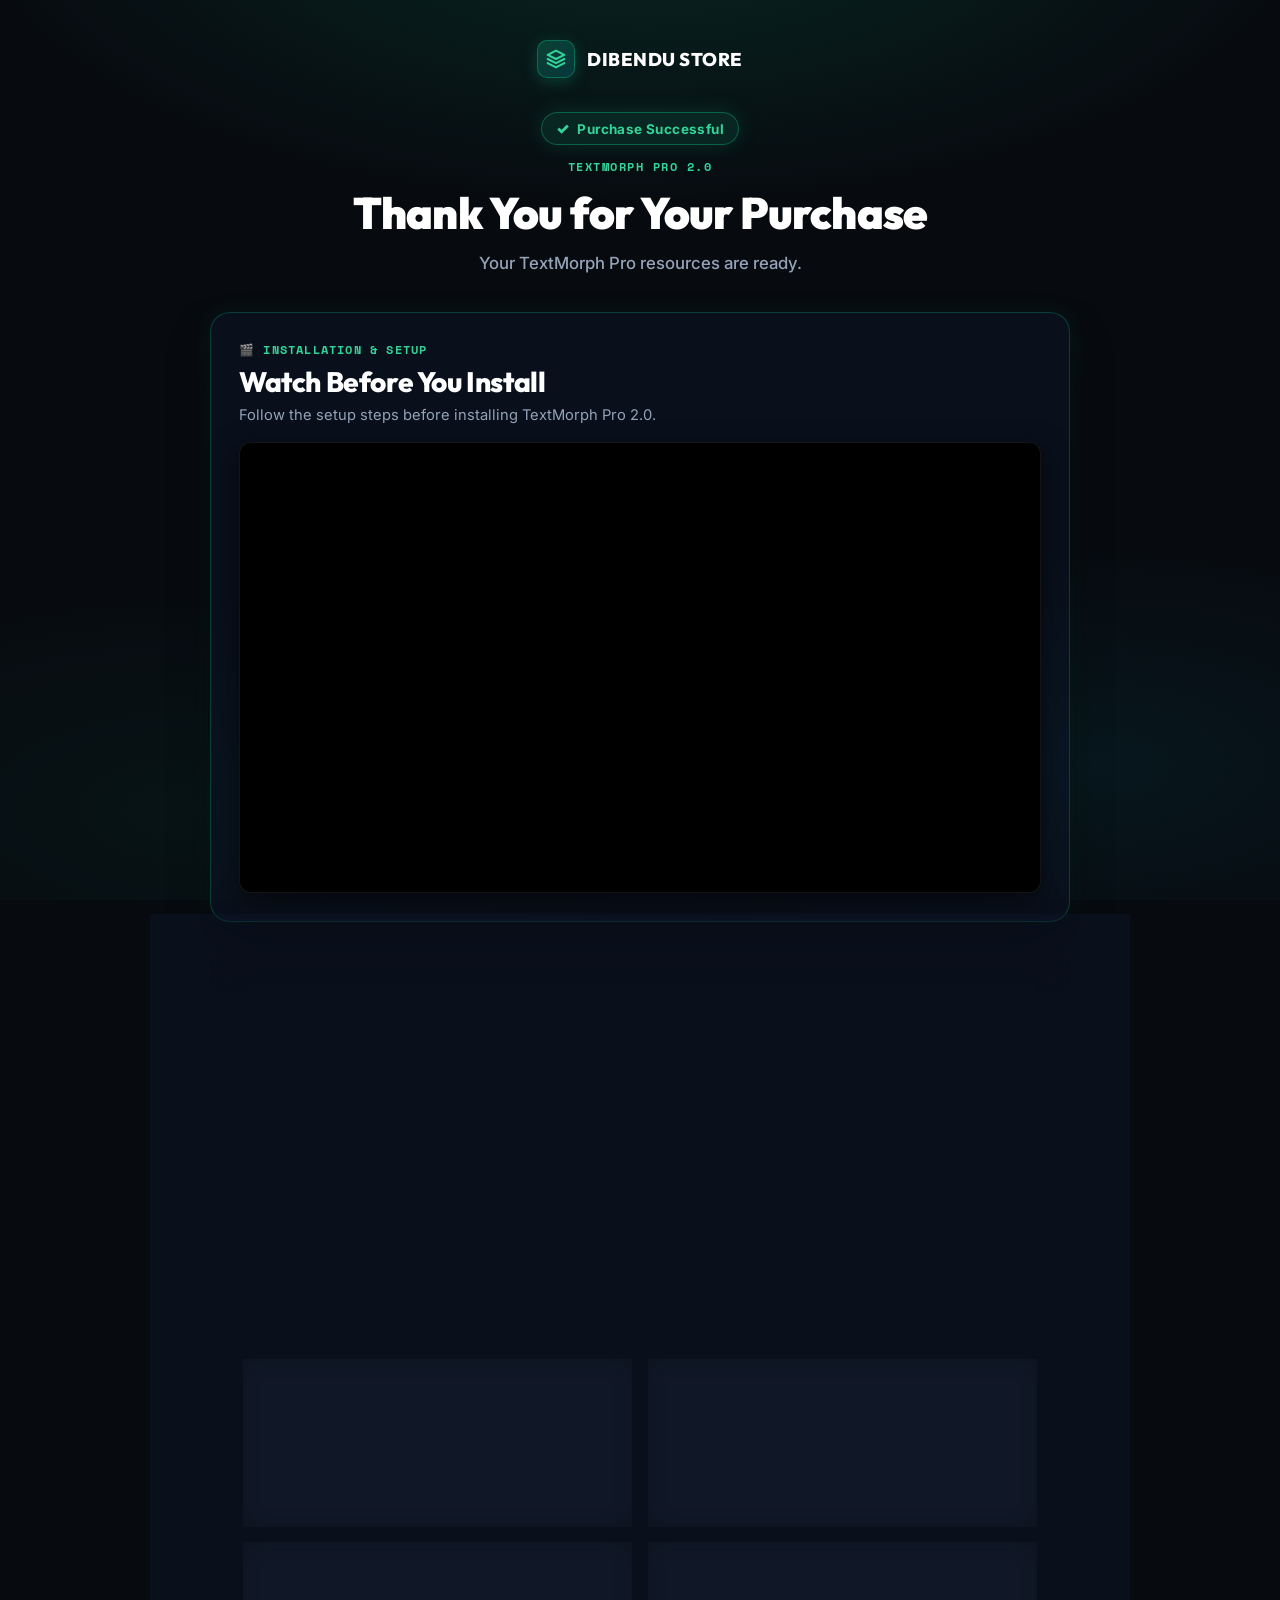
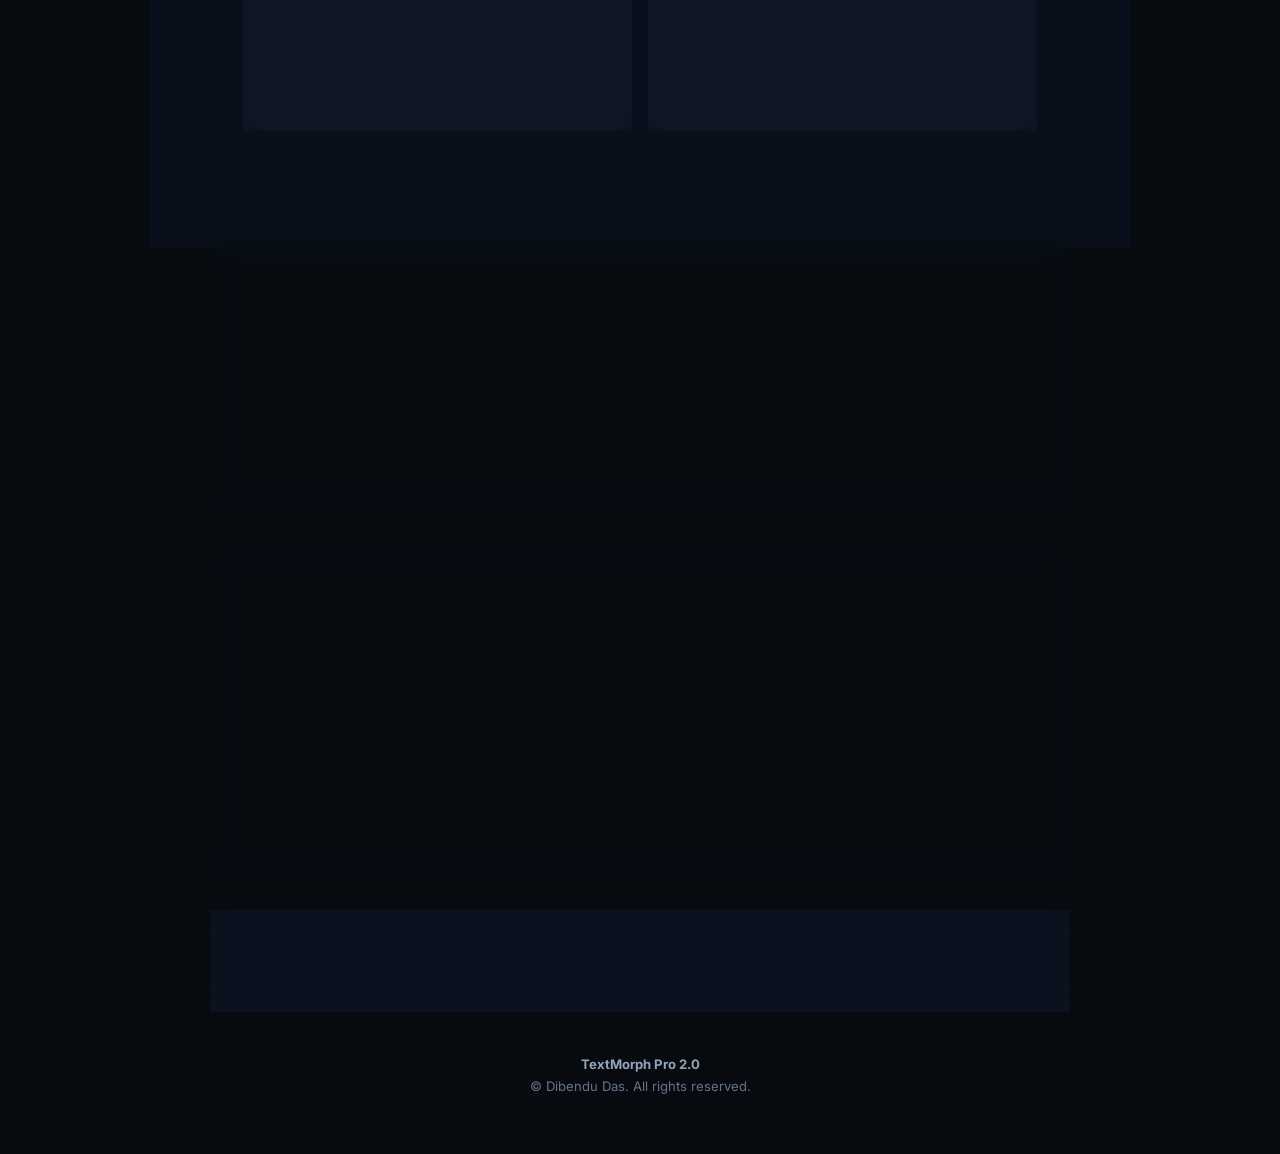
<file: access/index.html>
<!DOCTYPE html>
<html lang="en">
<head>
    <meta charset="UTF-8">
    <meta http-equiv="refresh" content="0; url=/store/access">
    <title>Redirecting to Customer Access...</title>
    <script>window.location.replace('/store/access');</script>
</head>
<body style="background:#070b10; color:#cbd5e1; font-family:sans-serif; text-align:center; padding:50px;">
    <p>Redirecting to TextMorph Pro 2.0 Customer Access...</p>
    <p><a href="/store/access" style="color:#10b981;">Click here if you are not redirected automatically.</a></p>
</body>
</html>
</file>
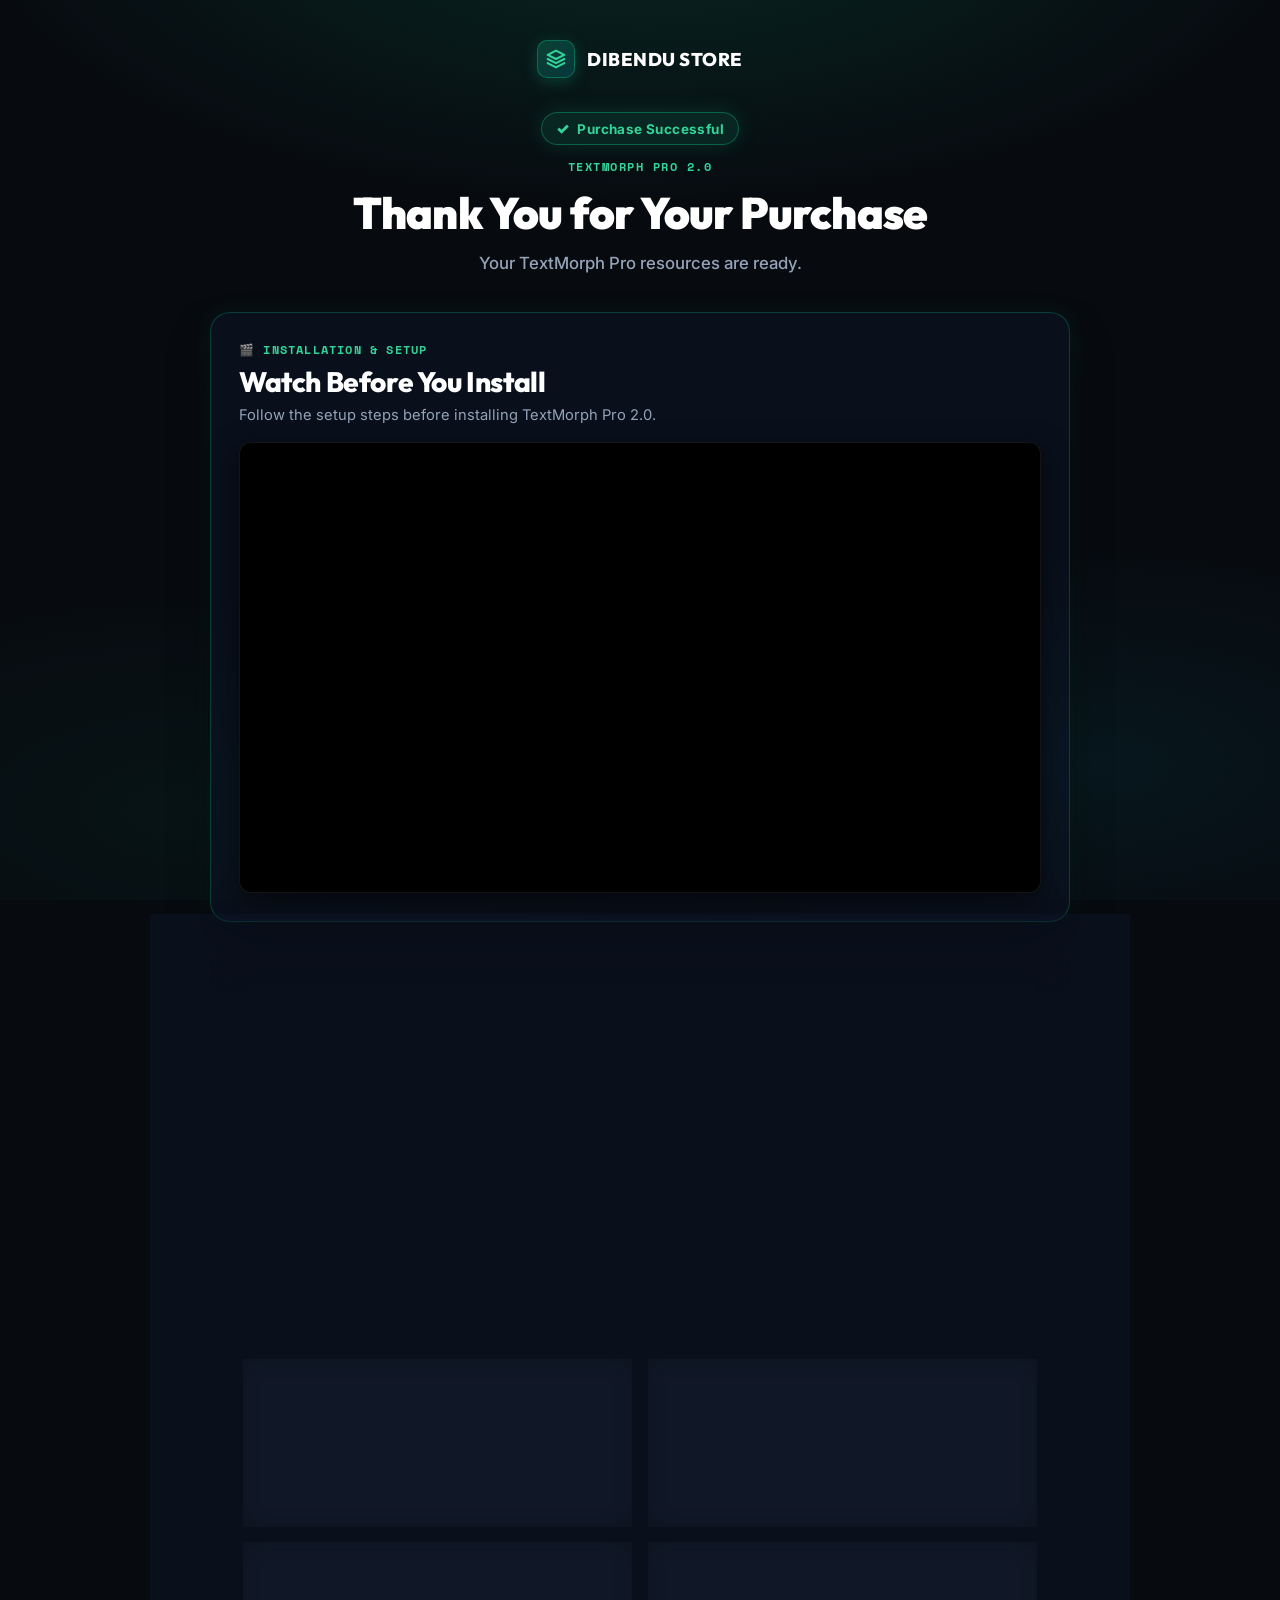
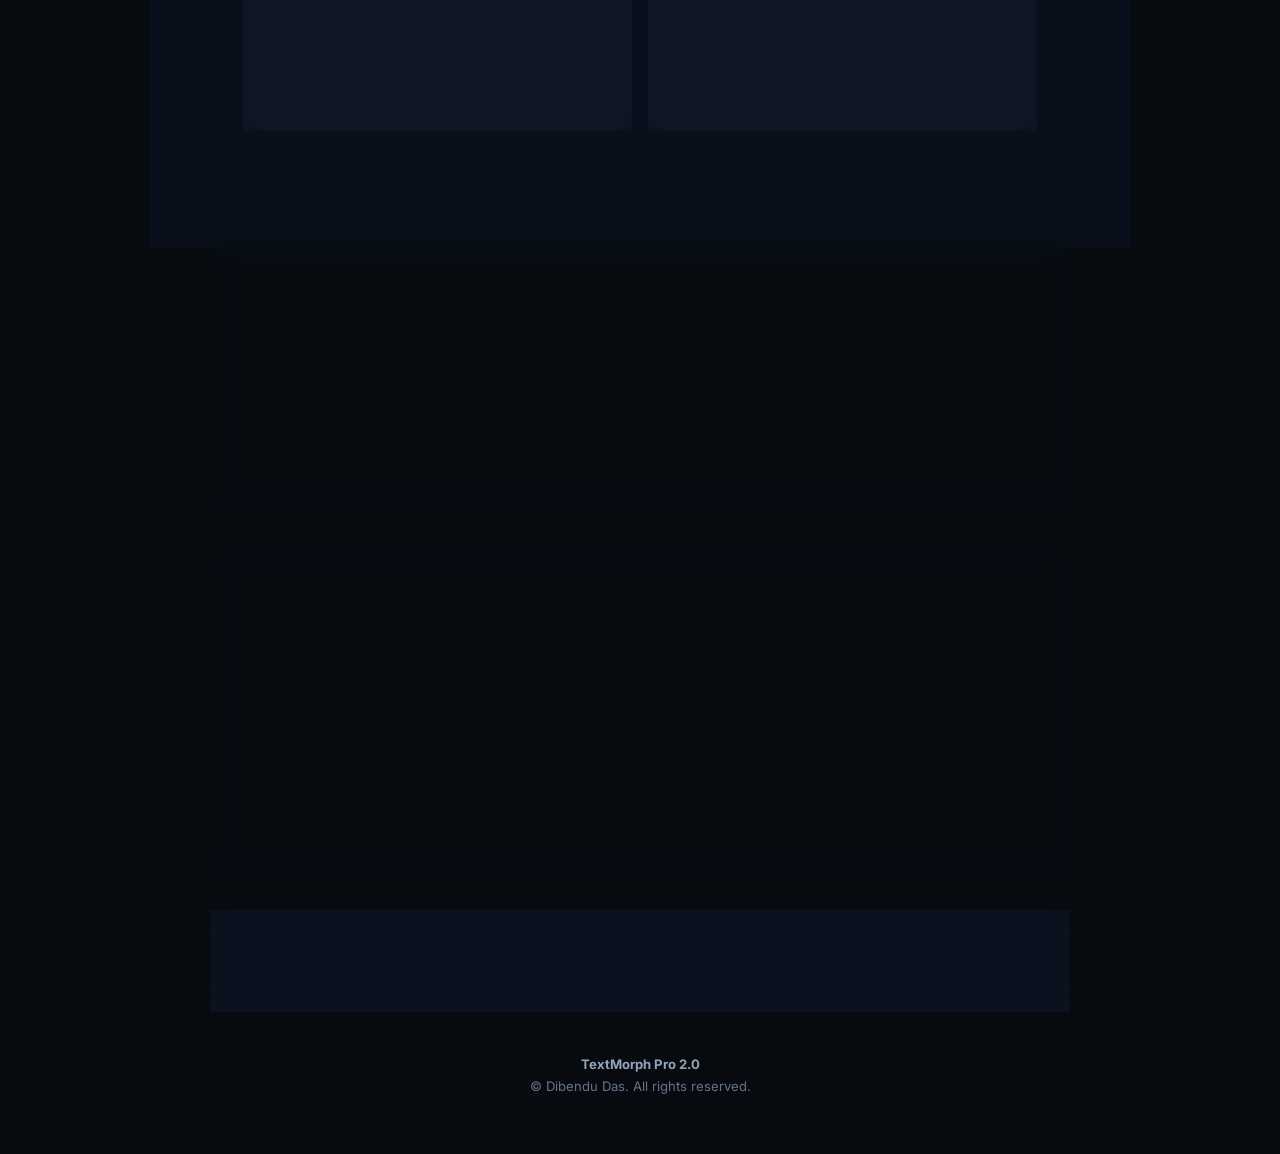
<file: store/access/index.html>
<!DOCTYPE html>
<html lang="en">
<head>
    <meta charset="UTF-8">
    <meta name="viewport" content="width=device-width, initial-scale=1.0">
    <title>TextMorph Pro 2.0 — Customer Access &amp; Downloads | Dibendu Das</title>
    <meta name="description" content="Thank you for your purchase of TextMorph Pro 2.0. Watch the setup tutorial and access your downloads, fonts, resources, and support.">
    <meta name="robots" content="noindex, nofollow">
    <meta name="author" content="Dibendu Das">

    <!-- Fonts: Outfit (modern SaaS heading), Inter (clean UI), Space Mono (monospace details) -->
    <link rel="preconnect" href="https://fonts.googleapis.com">
    <link rel="preconnect" href="https://fonts.gstatic.com" crossorigin>
    <link href="https://fonts.googleapis.com/css2?family=Inter:wght@400;500;600;700;800&family=Outfit:wght@500;600;700;800;900&family=Space+Mono:wght@400;700&display=swap" rel="stylesheet">

    <style>
        /* ==================== DESIGN TOKENS & RESET ==================== */
        :root {
            --tm-bg: #070b10;
            --tm-bg-card: rgba(15, 23, 42, 0.55);
            --tm-bg-card-hover: rgba(15, 23, 42, 0.75);
            --tm-border: rgba(255, 255, 255, 0.08);
            --tm-border-highlight: rgba(16, 185, 129, 0.35);
            --tm-green: #10b981;
            --tm-green-light: #34d399;
            --tm-green-glow: rgba(16, 185, 129, 0.35);
            --tm-cyan: #06b6d4;
            --tm-cyan-light: #38bdf8;
            --tm-text-main: #f8fafc;
            --tm-text-muted: #94a3b8;
            --tm-text-subtle: #64748b;
            --tm-font-sans: 'Inter', -apple-system, BlinkMacSystemFont, "Segoe UI", Roboto, sans-serif;
            --tm-font-heading: 'Outfit', -apple-system, BlinkMacSystemFont, sans-serif;
            --tm-font-mono: 'Space Mono', monospace;
        }

        * {
            margin: 0;
            padding: 0;
            box-sizing: border-box;
        }

        body {
            background-color: var(--tm-bg);
            background-image: 
                radial-gradient(ellipse 80% 50% at 50% -10%, rgba(16, 185, 129, 0.16), transparent 65%),
                radial-gradient(ellipse 60% 40% at 85% 85%, rgba(6, 182, 212, 0.07), transparent 60%),
                radial-gradient(ellipse 60% 40% at 15% 90%, rgba(16, 185, 129, 0.05), transparent 60%);
            background-attachment: fixed;
            color: var(--tm-text-main);
            font-family: var(--tm-font-sans);
            min-height: 100vh;
            display: flex;
            flex-direction: column;
            align-items: center;
            padding: 40px 20px 60px 20px;
            -webkit-font-smoothing: antialiased;
            -moz-osx-font-smoothing: grayscale;
        }

        .tm-access-container {
            width: 100%;
            max-width: 860px;
            display: flex;
            flex-direction: column;
            gap: 28px;
            margin: 0 auto;
        }

        /* ==================== TOP NAVIGATION / BRAND ==================== */
        .tm-brand-header {
            display: flex;
            align-items: center;
            justify-content: center;
            gap: 12px;
            text-decoration: none;
            color: #ffffff;
            margin-bottom: 2px;
        }

        .tm-brand-icon {
            width: 38px;
            height: 38px;
            background: linear-gradient(135deg, rgba(16, 185, 129, 0.25) 0%, rgba(6, 182, 212, 0.2) 100%);
            border: 1px solid rgba(16, 185, 129, 0.4);
            border-radius: 10px;
            display: flex;
            align-items: center;
            justify-content: center;
            box-shadow: 0 4px 16px rgba(16, 185, 129, 0.25);
        }

        .tm-brand-title {
            font-family: var(--tm-font-heading);
            font-size: 1.15rem;
            font-weight: 800;
            letter-spacing: 0.5px;
            color: #ffffff;
        }

        /* ==================== TOP SECTION: WELCOME & SUCCESS ==================== */
        .tm-welcome-section {
            display: flex;
            flex-direction: column;
            align-items: center;
            text-align: center;
            gap: 12px;
            padding: 4px 0 8px 0;
        }

        .tm-success-badge {
            display: inline-flex;
            align-items: center;
            gap: 8px;
            background: rgba(16, 185, 129, 0.12);
            border: 1px solid rgba(16, 185, 129, 0.4);
            color: var(--tm-green-light);
            font-size: 0.84rem;
            font-weight: 700;
            padding: 6px 14px;
            border-radius: 100px;
            letter-spacing: 0.4px;
            box-shadow: 0 0 20px rgba(16, 185, 129, 0.18);
        }

        .tm-success-badge .check-icon {
            font-size: 0.95rem;
            font-weight: 900;
        }

        .tm-small-label {
            font-family: var(--tm-font-mono);
            font-size: 0.78rem;
            font-weight: 700;
            letter-spacing: 1.5px;
            text-transform: uppercase;
            color: var(--tm-green-light);
        }

        .tm-main-heading {
            font-family: var(--tm-font-heading);
            font-size: clamp(2rem, 4vw, 2.75rem);
            font-weight: 900;
            color: #ffffff;
            letter-spacing: -0.8px;
            line-height: 1.15;
        }

        .tm-subheading {
            font-size: 1.05rem;
            color: var(--tm-text-muted);
            font-weight: 500;
            max-width: 520px;
            line-height: 1.5;
        }

        /* ==================== INSTALLATION & SETUP VIDEO PANEL ==================== */
        .tm-video-panel {
            background: rgba(15, 23, 42, 0.45);
            border: 1px solid rgba(16, 185, 129, 0.28);
            border-radius: 20px;
            padding: 28px;
            backdrop-filter: blur(20px);
            -webkit-backdrop-filter: blur(20px);
            box-shadow: 0 24px 48px -12px rgba(0, 0, 0, 0.6), 0 0 24px rgba(16, 185, 129, 0.08);
            display: flex;
            flex-direction: column;
            gap: 16px;
        }

        .tm-video-header {
            display: flex;
            flex-direction: column;
            gap: 6px;
        }

        .tm-video-label {
            font-family: var(--tm-font-mono);
            font-size: 0.74rem;
            font-weight: 700;
            letter-spacing: 1.2px;
            text-transform: uppercase;
            color: var(--tm-green-light);
            display: inline-flex;
            align-items: center;
            gap: 6px;
        }

        .tm-video-title {
            font-family: var(--tm-font-heading);
            font-size: clamp(1.4rem, 2.8vw, 1.75rem);
            font-weight: 800;
            color: #ffffff;
            letter-spacing: -0.4px;
        }

        .tm-video-subtitle {
            font-size: 0.92rem;
            color: var(--tm-text-muted);
            line-height: 1.45;
        }

        .tm-video-frame-wrap {
            position: relative;
            width: 100%;
            aspect-ratio: 16 / 9;
            border-radius: 12px;
            overflow: hidden;
            background: #000000;
            border: 1px solid rgba(255, 255, 255, 0.08);
            box-shadow: 0 12px 30px rgba(0, 0, 0, 0.5);
        }

        .tm-video-frame-wrap iframe {
            position: absolute;
            top: 0;
            left: 0;
            width: 100%;
            height: 100%;
            border: none;
            display: block;
        }

        /* ==================== MAIN ACCESS AREA: GLASS PANEL ==================== */
        .tm-downloads-panel {
            background: rgba(15, 23, 42, 0.45);
            border: 1px solid var(--tm-border);
            border-radius: 20px;
            padding: 32px;
            backdrop-filter: blur(20px);
            -webkit-backdrop-filter: blur(20px);
            box-shadow: 0 24px 48px -12px rgba(0, 0, 0, 0.6), 0 0 24px rgba(16, 185, 129, 0.05);
            display: flex;
            flex-direction: column;
            gap: 24px;
        }

        .tm-panel-header {
            display: flex;
            align-items: center;
            justify-content: space-between;
            padding-bottom: 16px;
            border-bottom: 1px solid rgba(255, 255, 255, 0.06);
        }

        .tm-panel-title {
            font-family: var(--tm-font-heading);
            font-size: 1.35rem;
            font-weight: 800;
            color: #ffffff;
            display: flex;
            align-items: center;
            gap: 10px;
        }

        .tm-panel-status {
            display: inline-flex;
            align-items: center;
            gap: 6px;
            font-family: var(--tm-font-mono);
            font-size: 0.74rem;
            font-weight: 700;
            color: var(--tm-green-light);
            background: rgba(16, 185, 129, 0.1);
            border: 1px solid rgba(16, 185, 129, 0.25);
            padding: 4px 10px;
            border-radius: 6px;
        }

        .tm-panel-status::before {
            content: '';
            width: 6px;
            height: 6px;
            background-color: var(--tm-green-light);
            border-radius: 50%;
            box-shadow: 0 0 8px var(--tm-green-light);
        }

        /* ==================== CARD 01: MAIN PLUGIN (PRIMARY) ==================== */
        .tm-primary-card {
            background: linear-gradient(135deg, rgba(16, 185, 129, 0.08) 0%, rgba(15, 23, 42, 0.8) 100%);
            border: 1.5px solid rgba(16, 185, 129, 0.45);
            border-radius: 16px;
            padding: 28px 30px;
            display: flex;
            flex-direction: column;
            gap: 20px;
            position: relative;
            overflow: hidden;
            box-shadow: 0 16px 36px rgba(0, 0, 0, 0.45), 0 0 28px rgba(16, 185, 129, 0.12);
            transition: border-color 0.25s ease, box-shadow 0.25s ease;
        }

        .tm-primary-card::before {
            content: '';
            position: absolute;
            top: 0;
            right: 0;
            width: 220px;
            height: 220px;
            background: radial-gradient(circle, rgba(16, 185, 129, 0.15) 0%, transparent 70%);
            pointer-events: none;
        }

        .tm-primary-top {
            display: flex;
            align-items: flex-start;
            justify-content: space-between;
            gap: 16px;
            flex-wrap: wrap;
        }

        .tm-primary-info {
            display: flex;
            flex-direction: column;
            gap: 8px;
        }

        .tm-purchase-badge {
            display: inline-flex;
            align-items: center;
            gap: 6px;
            background: linear-gradient(135deg, rgba(16, 185, 129, 0.25) 0%, rgba(6, 182, 212, 0.2) 100%);
            border: 1px solid rgba(16, 185, 129, 0.5);
            color: #ffffff;
            font-family: var(--tm-font-mono);
            font-size: 0.72rem;
            font-weight: 800;
            padding: 4px 10px;
            border-radius: 6px;
            letter-spacing: 0.8px;
            text-transform: uppercase;
            width: fit-content;
        }

        .tm-primary-title {
            font-family: var(--tm-font-heading);
            font-size: clamp(1.6rem, 3vw, 2rem);
            font-weight: 900;
            color: #ffffff;
            letter-spacing: -0.5px;
        }

        .tm-primary-desc {
            font-size: 0.95rem;
            color: #cbd5e1;
            line-height: 1.5;
        }

        .tm-primary-pills {
            display: flex;
            flex-wrap: wrap;
            gap: 8px;
            margin-top: 4px;
        }

        .tm-pill {
            font-size: 0.78rem;
            font-weight: 600;
            color: #cbd5e1;
            background: rgba(255, 255, 255, 0.04);
            border: 1px solid rgba(255, 255, 255, 0.08);
            padding: 5px 10px;
            border-radius: 6px;
        }

        .tm-primary-access-btn {
            display: inline-flex;
            align-items: center;
            justify-content: center;
            gap: 12px;
            background: linear-gradient(135deg, #10b981 0%, #059669 100%);
            color: #ffffff !important;
            font-size: 1.15rem;
            font-weight: 800;
            padding: 18px 36px;
            border-radius: 12px;
            text-decoration: none;
            box-shadow: 0 10px 24px -4px rgba(16, 185, 129, 0.45);
            transition: all 0.2s cubic-bezier(0.16, 1, 0.3, 1);
            letter-spacing: 0.3px;
            width: 100%;
            cursor: pointer;
            border: none;
            box-sizing: border-box;
            text-align: center;
        }

        .tm-primary-access-btn:hover {
            background: linear-gradient(135deg, #34d399 0%, #10b981 100%);
            transform: translateY(-2px);
            box-shadow: 0 14px 30px -4px rgba(16, 185, 129, 0.65);
            color: #ffffff !important;
        }

        .tm-btn-arrow {
            font-size: 1.25rem;
            transition: transform 0.2s ease;
        }

        .tm-primary-access-btn:hover .tm-btn-arrow {
            transform: translateX(4px);
        }

        /* ==================== SECONDARY RESOURCES GRID (CARDS 02, 03, 04, 05) ==================== */
        .tm-resources-grid {
            display: grid;
            grid-template-columns: repeat(2, 1fr);
            gap: 16px;
            width: 100%;
        }

        .tm-resource-card {
            background: rgba(255, 255, 255, 0.025);
            border: 1px solid var(--tm-border);
            border-radius: 14px;
            padding: 20px 22px;
            display: flex;
            flex-direction: column;
            justify-content: space-between;
            gap: 16px;
            backdrop-filter: blur(12px);
            -webkit-backdrop-filter: blur(12px);
            transition: border-color 0.2s ease, background 0.2s ease, transform 0.2s ease;
        }

        .tm-resource-card:hover {
            border-color: rgba(16, 185, 129, 0.35);
            background: rgba(255, 255, 255, 0.04);
            transform: translateY(-2px);
        }

        .tm-resource-header {
            display: flex;
            align-items: center;
            gap: 10px;
        }

        .tm-resource-icon {
            font-size: 1.25rem;
            line-height: 1;
        }

        .tm-resource-title {
            font-family: var(--tm-font-heading);
            font-size: 1.12rem;
            font-weight: 800;
            color: #ffffff;
        }

        .tm-resource-desc {
            font-size: 0.88rem;
            color: var(--tm-text-muted);
            line-height: 1.45;
            flex-grow: 1;
        }

        .tm-secondary-btn {
            display: inline-flex;
            align-items: center;
            justify-content: center;
            gap: 8px;
            background: rgba(255, 255, 255, 0.04);
            border: 1px solid rgba(255, 255, 255, 0.12);
            color: #f1f5f9 !important;
            font-size: 0.88rem;
            font-weight: 700;
            padding: 12px 18px;
            border-radius: 10px;
            text-decoration: none;
            transition: all 0.2s ease;
            letter-spacing: 0.3px;
            width: 100%;
            cursor: pointer;
            box-sizing: border-box;
            text-align: center;
        }

        .tm-secondary-btn:hover {
            background: rgba(16, 185, 129, 0.12);
            border-color: rgba(16, 185, 129, 0.45);
            color: var(--tm-green-light) !important;
            transform: translateY(-1px);
        }

        .tm-secondary-btn:hover .tm-btn-arrow {
            transform: translateX(3px);
        }

        /* ==================== RAZORPAY LICENSE DELIVERY CARD ==================== */
        .tm-razorpay-card {
            background: linear-gradient(135deg, rgba(16, 185, 129, 0.06) 0%, rgba(15, 23, 42, 0.75) 100%);
            border: 1px solid rgba(16, 185, 129, 0.3);
            border-radius: 18px;
            padding: 26px 28px;
            backdrop-filter: blur(16px);
            -webkit-backdrop-filter: blur(16px);
            box-shadow: 0 16px 36px rgba(0, 0, 0, 0.45), 0 0 24px rgba(16, 185, 129, 0.06);
            display: flex;
            flex-direction: column;
            gap: 16px;
            box-sizing: border-box;
        }

        .tm-razorpay-header {
            display: flex;
            align-items: center;
            justify-content: space-between;
            gap: 12px;
            flex-wrap: wrap;
        }

        .tm-razorpay-label {
            font-family: var(--tm-font-mono);
            font-size: 0.74rem;
            font-weight: 800;
            letter-spacing: 1.2px;
            text-transform: uppercase;
            color: var(--tm-green-light);
            display: inline-flex;
            align-items: center;
            gap: 6px;
        }

        .tm-razorpay-auto-badge {
            display: inline-flex;
            align-items: center;
            gap: 6px;
            font-size: 0.78rem;
            font-weight: 700;
            color: var(--tm-green-light);
            background: rgba(16, 185, 129, 0.12);
            border: 1px solid rgba(16, 185, 129, 0.35);
            padding: 5px 12px;
            border-radius: 100px;
        }

        .tm-razorpay-title {
            font-family: var(--tm-font-heading);
            font-size: clamp(1.3rem, 2.5vw, 1.55rem);
            font-weight: 800;
            color: #ffffff;
            letter-spacing: -0.3px;
            display: flex;
            align-items: center;
            gap: 10px;
        }

        .tm-razorpay-desc {
            font-size: 0.92rem;
            color: #cbd5e1;
            line-height: 1.55;
            margin: 0;
        }

        .tm-razorpay-subtext {
            font-size: 0.84rem;
            color: var(--tm-text-muted);
            line-height: 1.45;
            margin: 0;
        }

        .tm-razorpay-support-row {
            display: flex;
            align-items: center;
            justify-content: space-between;
            gap: 16px;
            padding-top: 14px;
            border-top: 1px solid rgba(255, 255, 255, 0.06);
            flex-wrap: wrap;
        }

        .tm-razorpay-support-text {
            font-size: 0.88rem;
            color: #94a3b8;
            font-weight: 500;
        }

        .tm-razorpay-support-btn {
            display: inline-flex;
            align-items: center;
            justify-content: center;
            gap: 8px;
            background: rgba(16, 185, 129, 0.12);
            border: 1px solid rgba(16, 185, 129, 0.35);
            color: var(--tm-green-light) !important;
            font-size: 0.86rem;
            font-weight: 700;
            padding: 10px 18px;
            border-radius: 8px;
            text-decoration: none;
            transition: all 0.2s ease;
            box-sizing: border-box;
            letter-spacing: 0.3px;
        }

        .tm-razorpay-support-btn:hover {
            background: rgba(16, 185, 129, 0.22);
            border-color: rgba(16, 185, 129, 0.6);
            color: #ffffff !important;
            transform: translateY(-1px);
        }

        .tm-razorpay-support-btn:hover .tm-btn-arrow {
            transform: translateX(3px);
        }

        /* ==================== GUMROAD SUPPORT & WHATSAPP CARD ==================== */
        .tm-whatsapp-card {
            background: linear-gradient(135deg, rgba(37, 211, 102, 0.08) 0%, rgba(15, 23, 42, 0.75) 100%);
            border: 1px solid rgba(37, 211, 102, 0.35);
            border-radius: 18px;
            padding: 26px 28px;
            backdrop-filter: blur(16px);
            -webkit-backdrop-filter: blur(16px);
            box-shadow: 0 16px 36px rgba(0, 0, 0, 0.45), 0 0 24px rgba(37, 211, 102, 0.08);
            display: flex;
            flex-direction: column;
            gap: 16px;
            box-sizing: border-box;
        }

        .tm-whatsapp-header {
            display: flex;
            align-items: center;
            justify-content: space-between;
            gap: 12px;
            flex-wrap: wrap;
        }

        .tm-whatsapp-label {
            font-family: var(--tm-font-mono);
            font-size: 0.74rem;
            font-weight: 800;
            letter-spacing: 1.2px;
            text-transform: uppercase;
            color: #4ade80;
            display: inline-flex;
            align-items: center;
            gap: 6px;
        }

        .tm-whatsapp-contact-badge {
            display: inline-flex;
            align-items: center;
            gap: 6px;
            font-family: var(--tm-font-mono);
            font-size: 0.78rem;
            font-weight: 700;
            color: #86efac;
            background: rgba(37, 211, 102, 0.12);
            border: 1px solid rgba(37, 211, 102, 0.3);
            padding: 4px 10px;
            border-radius: 6px;
        }

        .tm-whatsapp-title {
            font-family: var(--tm-font-heading);
            font-size: clamp(1.3rem, 2.5vw, 1.55rem);
            font-weight: 800;
            color: #ffffff;
            letter-spacing: -0.3px;
            display: flex;
            align-items: center;
            gap: 10px;
        }

        .tm-whatsapp-desc {
            font-size: 0.92rem;
            color: #cbd5e1;
            line-height: 1.5;
        }

        .tm-whatsapp-btn {
            display: inline-flex;
            align-items: center;
            justify-content: center;
            gap: 10px;
            background: linear-gradient(135deg, #10b981 0%, #059669 100%);
            color: #ffffff !important;
            font-size: 1.05rem;
            font-weight: 800;
            padding: 16px 28px;
            border-radius: 12px;
            text-decoration: none;
            box-shadow: 0 10px 24px -4px rgba(16, 185, 129, 0.45);
            transition: all 0.2s cubic-bezier(0.16, 1, 0.3, 1);
            letter-spacing: 0.3px;
            width: 100%;
            cursor: pointer;
            border: none;
            box-sizing: border-box;
            text-align: center;
        }

        .tm-whatsapp-btn:hover {
            background: linear-gradient(135deg, #34d399 0%, #10b981 100%);
            transform: translateY(-2px);
            box-shadow: 0 14px 30px -4px rgba(16, 185, 129, 0.65);
            color: #ffffff !important;
        }

        .tm-whatsapp-btn:hover .tm-btn-arrow {
            transform: translateX(4px);
        }

        .tm-whatsapp-note {
            font-size: 0.82rem;
            color: #94a3b8;
            line-height: 1.45;
        }

        /* ==================== DISCORD COMMUNITY CARD ==================== */
        .tm-discord-card {
            background: rgba(88, 101, 242, 0.07);
            border: 1px solid rgba(88, 101, 242, 0.28);
            border-radius: 14px;
            padding: 18px 24px;
            display: flex;
            align-items: center;
            justify-content: space-between;
            gap: 16px;
            backdrop-filter: blur(12px);
            -webkit-backdrop-filter: blur(12px);
            box-sizing: border-box;
        }

        .tm-discord-info {
            display: flex;
            flex-direction: column;
            gap: 4px;
            min-width: 0;
        }

        .tm-discord-header {
            display: inline-flex;
            align-items: center;
            gap: 8px;
            font-size: 0.74rem;
            font-weight: 800;
            letter-spacing: 0.8px;
            text-transform: uppercase;
            color: #818cf8;
            font-family: var(--tm-font-mono);
        }

        .tm-discord-title {
            font-family: var(--tm-font-heading);
            font-size: 1.05rem;
            font-weight: 800;
            color: #ffffff;
        }

        .tm-discord-desc {
            font-size: 0.85rem;
            color: #94a3b8;
            line-height: 1.4;
        }

        .tm-discord-btn {
            display: inline-flex;
            align-items: center;
            justify-content: center;
            gap: 8px;
            background: rgba(88, 101, 242, 0.18);
            border: 1px solid rgba(88, 101, 242, 0.45);
            color: #c7d2fe !important;
            font-size: 0.88rem;
            font-weight: 700;
            padding: 11px 20px;
            border-radius: 9px;
            text-decoration: none;
            transition: all 0.2s ease;
            white-space: nowrap;
            flex-shrink: 0;
            box-sizing: border-box;
        }

        .tm-discord-btn:hover {
            background: rgba(88, 101, 242, 0.35);
            border-color: rgba(88, 101, 242, 0.75);
            color: #ffffff !important;
            transform: translateY(-1px);
        }

        /* ==================== MINIMAL FOOTER ==================== */
        .tm-access-footer {
            text-align: center;
            padding: 16px 0 0 0;
            display: flex;
            flex-direction: column;
            gap: 6px;
            font-size: 0.82rem;
            color: var(--tm-text-subtle);
        }

        .tm-footer-brand {
            font-weight: 700;
            color: #94a3b8;
        }

        /* ==================== MOBILE RESPONSIVENESS ==================== */
        @media (max-width: 768px) {
            body {
                padding: 24px 16px 40px 16px;
            }

            .tm-access-container {
                gap: 22px;
            }

            .tm-video-panel {
                padding: 20px 16px;
                border-radius: 16px;
                gap: 14px;
            }

            .tm-downloads-panel {
                padding: 20px 16px;
                border-radius: 16px;
                gap: 18px;
            }

            .tm-primary-card {
                padding: 20px 18px;
                border-radius: 14px;
            }

            .tm-primary-access-btn {
                padding: 16px 24px;
                font-size: 1.05rem;
            }

            .tm-resources-grid {
                grid-template-columns: 1fr;
                gap: 12px;
            }

            .tm-resource-card {
                padding: 16px 18px;
            }

            .tm-razorpay-card {
                padding: 20px 16px;
                border-radius: 16px;
                gap: 14px;
            }

            .tm-razorpay-header {
                flex-direction: column;
                align-items: flex-start;
                gap: 8px;
            }

            .tm-razorpay-support-row {
                flex-direction: column;
                align-items: stretch;
                gap: 10px;
            }

            .tm-razorpay-support-btn {
                width: 100%;
                padding: 12px 16px;
            }

            .tm-whatsapp-card {
                padding: 20px 16px;
                border-radius: 16px;
                gap: 14px;
            }

            .tm-whatsapp-header {
                flex-direction: column;
                align-items: flex-start;
                gap: 8px;
            }

            .tm-whatsapp-btn {
                padding: 14px 20px;
                font-size: 0.98rem;
            }

            .tm-discord-card {
                flex-direction: column;
                align-items: stretch;
                gap: 12px;
                padding: 16px;
            }

            .tm-discord-btn {
                width: 100%;
            }
        }

        @media (max-width: 430px) {
            .tm-main-heading {
                font-size: 1.85rem;
            }

            .tm-video-title {
                font-size: 1.35rem;
            }

            .tm-primary-title {
                font-size: 1.45rem;
            }

            .tm-primary-access-btn {
                padding: 14px 18px;
                font-size: 0.98rem;
            }

            .tm-secondary-btn {
                padding: 11px 14px;
                font-size: 0.84rem;
            }

            .tm-razorpay-title {
                font-size: 1.25rem;
            }

            .tm-whatsapp-title {
                font-size: 1.25rem;
            }
        }
    </style>
</head>
<body>

    <div class="tm-access-container">

        <!-- BRAND HEADER -->
        <a href="/store" class="tm-brand-header" title="Dibendu Store">
            <div class="tm-brand-icon">
                <svg width="20" height="20" viewBox="0 0 24 24" fill="none" stroke="#34d399" stroke-width="2.5" stroke-linecap="round" stroke-linejoin="round">
                    <polygon points="12 2 2 7 12 12 22 7 12 2"></polygon>
                    <polyline points="2 17 12 22 22 17"></polyline>
                    <polyline points="2 12 12 17 22 12"></polyline>
                </svg>
            </div>
            <span class="tm-brand-title">DIBENDU STORE</span>
        </a>

        <!-- TOP SECTION: CENTERED WELCOME AREA -->
        <header class="tm-welcome-section">
            <div class="tm-success-badge">
                <span class="check-icon">✓</span> Purchase Successful
            </div>
            <span class="tm-small-label">TEXTMORPH PRO 2.0</span>
            <h1 class="tm-main-heading">Thank You for Your Purchase</h1>
            <p class="tm-subheading">Your TextMorph Pro resources are ready.</p>
        </header>

        <!-- 1. INSTALLATION & SETUP VIDEO SECTION (WATCH BEFORE YOU INSTALL) -->
        <section class="tm-video-panel" aria-label="Installation &amp; Setup Tutorial">
            <div class="tm-video-header">
                <span class="tm-video-label">🎬 INSTALLATION &amp; SETUP</span>
                <h2 class="tm-video-title">Watch Before You Install</h2>
                <p class="tm-video-subtitle">Follow the setup steps before installing TextMorph Pro 2.0.</p>
            </div>
            <div class="tm-video-frame-wrap">
                <iframe 
                    src="https://www.youtube.com/embed/3v8oMst-BRQ" 
                    title="TextMorph Pro 2.0 — Installation &amp; Setup Tutorial" 
                    frameborder="0" 
                    allow="accelerometer; autoplay; clipboard-write; encrypted-media; gyroscope; picture-in-picture; web-share" 
                    allowfullscreen>
                </iframe>
            </div>
        </section>

        <!-- 2. MAIN ACCESS AREA: LARGE GLASS PANEL (YOUR DOWNLOADS) -->
        <main class="tm-downloads-panel" role="main">
            <div class="tm-panel-header">
                <h2 class="tm-panel-title">
                    <span>⚡</span> Your Downloads
                </h2>
                <div class="tm-panel-status">Instant Access Ready</div>
            </div>

            <!-- CARD 01: MAIN PLUGIN (PRIMARY CARD) -->
            <article class="tm-primary-card" aria-label="TextMorph Pro 2.0 Download">
                <div class="tm-primary-top">
                    <div class="tm-primary-info">
                        <span class="tm-purchase-badge">★ YOUR PURCHASE</span>
                        <h3 class="tm-primary-title">TextMorph Pro 2.0</h3>
                        <p class="tm-primary-desc">Download the latest version of TextMorph Pro 2.0.</p>
                        <div class="tm-primary-pills">
                            <span class="tm-pill">💾 After Effects 2023–2026</span>
                            <span class="tm-pill">💻 Windows &amp; macOS</span>
                            <span class="tm-pill">🛡️ Lifetime Client License</span>
                        </div>
                    </div>
                </div>

                <a href="https://drive.google.com/file/d/1S5siliRuahCtpSP6gOsYucpWMcdCW3Mi/view?usp=drive_link" 
                   target="_blank" 
                   rel="noopener noreferrer" 
                   class="tm-primary-access-btn" 
                   id="btnDownloadMainPlugin">
                    <span>DOWNLOAD TEXTMORPH PRO 2.0</span>
                    <span class="tm-btn-arrow">→</span>
                </a>
            </article>

            <!-- SECONDARY RESOURCES GRID (CARDS 02, 03, 04, 05) -->
            <div class="tm-resources-grid">
                
                <!-- CARD 02: OTHER PLUGINS -->
                <article class="tm-resource-card" aria-label="Other Plugins">
                    <div class="tm-resource-header">
                        <span class="tm-resource-icon">🧩</span>
                        <h3 class="tm-resource-title">Other Plugins</h3>
                    </div>
                    <p class="tm-resource-desc">Explore other plugins and tools.</p>
                    <a href="/store" 
                       class="tm-secondary-btn" 
                       id="btnOtherPlugins">
                        <span>VIEW OTHER PLUGINS</span>
                        <span class="tm-btn-arrow">→</span>
                    </a>
                </article>

                <!-- CARD 03: FONTS -->
                <article class="tm-resource-card" aria-label="Fonts Resource">
                    <div class="tm-resource-header">
                        <span class="tm-resource-icon">🔤</span>
                        <h3 class="tm-resource-title">Fonts</h3>
                    </div>
                    <p class="tm-resource-desc">Access the font resources for your workflow.</p>
                    <a href="https://drive.google.com/drive/folders/1OzdXYWP-4LAPMhlNJ4FtAzrOMC9QpBXz?usp=drive_link" 
                       target="_blank" 
                       rel="noopener noreferrer" 
                       class="tm-secondary-btn" 
                       id="btnFonts">
                        <span>GET FONTS</span>
                        <span class="tm-btn-arrow">→</span>
                    </a>
                </article>

                <!-- CARD 04: OLD VERSION -->
                <article class="tm-resource-card" aria-label="Previous Version">
                    <div class="tm-resource-header">
                        <span class="tm-resource-icon">📦</span>
                        <h3 class="tm-resource-title">Previous TextMorph Pro Version</h3>
                    </div>
                    <p class="tm-resource-desc">Need the previous version? Access the older TextMorph Pro build here.</p>
                    <a href="https://drive.google.com/file/d/19a6ijtVDenV4QiIDN9D0xW3YAK82Zxam/view?usp=drive_link" 
                       target="_blank" 
                       rel="noopener noreferrer" 
                       class="tm-secondary-btn" 
                       id="btnOldVersion">
                        <span>DOWNLOAD OLD VERSION</span>
                        <span class="tm-btn-arrow">→</span>
                    </a>
                </article>

                <!-- CARD 05: MAIN DRIVE -->
                <article class="tm-resource-card" aria-label="Main Resource Drive">
                    <div class="tm-resource-header">
                        <span class="tm-resource-icon">📁</span>
                        <h3 class="tm-resource-title">Main Resource Drive</h3>
                    </div>
                    <p class="tm-resource-desc">Access the main resource folder and available files.</p>
                    <a href="https://drive.google.com/drive/folders/100mbjFc6mmg12lxi5PPWhnYOT8Id1rI1?usp=drive_link" 
                       target="_blank" 
                       rel="noopener noreferrer" 
                       class="tm-secondary-btn" 
                       id="btnMainDrive">
                        <span>OPEN MAIN DRIVE</span>
                        <span class="tm-btn-arrow">→</span>
                    </a>
                </article>

            </div>

        </main>

        <!-- 3. RAZORPAY LICENSE DELIVERY SECTION -->
        <section class="tm-razorpay-card" aria-label="Razorpay License Delivery">
            <div class="tm-razorpay-header">
                <span class="tm-razorpay-label">
                    <svg width="14" height="14" viewBox="0 0 24 24" fill="none" stroke="currentColor" stroke-width="2.5" stroke-linecap="round" stroke-linejoin="round"><path d="M4 4h16c1.1 0 2 .9 2 2v12c0 1.1-.9 2-2 2H4c-1.1 0-2-.9-2-2V6c0-1.1.9-2 2-2z"></path><polyline points="22,6 12,13 2,6"></polyline></svg>
                    RAZORPAY PURCHASE
                </span>
                <span class="tm-razorpay-auto-badge">
                    ✓ License Key sent automatically after purchase
                </span>
            </div>

            <h3 class="tm-razorpay-title">
                <svg width="22" height="22" viewBox="0 0 24 24" fill="none" stroke="#34d399" stroke-width="2.2" stroke-linecap="round" stroke-linejoin="round"><path d="M4 4h16c1.1 0 2 .9 2 2v12c0 1.1-.9 2-2 2H4c-1.1 0-2-.9-2-2V6c0-1.1.9-2 2-2z"></path><polyline points="22,6 12,13 2,6"></polyline></svg>
                Bought Through Razorpay?
            </h3>

            <p class="tm-razorpay-desc">
                Your TextMorph Pro 2.0 License Key is automatically sent to the Gmail address you used during your Razorpay purchase.<br>
                If you don't see the email in your Inbox, please check your Spam / Junk folder.
            </p>

            <p class="tm-razorpay-subtext">
                Please make sure you check the same Gmail address used during checkout.
            </p>

            <div class="tm-razorpay-support-row">
                <span class="tm-razorpay-support-text">Didn't receive your License Key?</span>
                <a href="https://wa.me/918100501454" 
                   target="_blank" 
                   rel="noopener noreferrer" 
                   class="tm-razorpay-support-btn" 
                   id="btnRazorpaySupport">
                    <span>CONTACT SUPPORT</span>
                    <span class="tm-btn-arrow">→</span>
                </a>
            </div>
        </section>

        <!-- 4. GUMROAD SUPPORT & WHATSAPP LICENSE KEY SECTION -->
        <section class="tm-whatsapp-card" aria-label="Gumroad Support &amp; WhatsApp License Key">
            <div class="tm-whatsapp-header">
                <span class="tm-whatsapp-label">
                    <svg width="14" height="14" viewBox="0 0 24 24" fill="none" stroke="currentColor" stroke-width="2.5" stroke-linecap="round" stroke-linejoin="round"><path d="M21 15a2 2 0 0 1-2 2H7l-4 4V5a2 2 0 0 1 2-2h14a2 2 0 0 1 2 2z"></path></svg>
                    GUMROAD SUPPORT
                </span>
                <span class="tm-whatsapp-contact-badge">
                    <span>WhatsApp Support:</span>
                    <strong>+91 81005 01454</strong>
                </span>
            </div>

            <h3 class="tm-whatsapp-title">
                <svg width="22" height="22" viewBox="0 0 24 24" fill="none" stroke="#34d399" stroke-width="2.2" stroke-linecap="round" stroke-linejoin="round"><rect x="3" y="11" width="18" height="11" rx="2" ry="2"></rect><path d="M7 11V7a5 5 0 0 1 10 0v4"></path></svg>
                Bought Through Gumroad?
            </h3>

            <p class="tm-whatsapp-desc">
                If you purchased TextMorph Pro 2.0 through Gumroad and need your License Key, send us the Gmail address you used for your Gumroad purchase on WhatsApp.<br>
                Also use this WhatsApp number as the main TextMorph Pro customer support contact.
            </p>

            <a href="https://wa.me/918100501454" 
               target="_blank" 
               rel="noopener noreferrer" 
               class="tm-whatsapp-btn" 
               id="btnWhatsAppSupport">
                <svg width="20" height="20" viewBox="0 0 24 24" fill="currentColor"><path d="M.057 24l1.687-6.163c-1.041-1.804-1.588-3.849-1.587-5.946.003-6.556 5.338-11.891 11.893-11.891 3.181.001 6.167 1.24 8.413 3.488 2.245 2.248 3.481 5.236 3.48 8.414-.003 6.557-5.338 11.892-11.893 11.892-1.99-.001-3.951-.5-5.688-1.448l-6.305 1.654zm6.597-3.807c1.676.995 3.276 1.591 5.392 1.592 5.448 0 9.886-4.434 9.889-9.885.002-5.462-4.415-9.89-9.881-9.892-5.452 0-9.887 4.434-9.889 9.884-.001 2.225.651 3.891 1.746 5.634l-.999 3.648 3.742-.981zm11.387-5.464c-.074-.124-.272-.198-.57-.347-.297-.149-1.758-.868-2.031-.967-.272-.099-.47-.149-.669.149-.198.297-.768.967-.941 1.165-.173.198-.347.223-.644.074-.297-.149-1.255-.462-2.39-1.475-.883-.788-1.48-1.761-1.653-2.059-.173-.297-.018-.458.13-.606.134-.133.297-.347.446-.521.151-.172.2-.296.3-.495.099-.198.05-.372-.025-.521-.075-.148-.669-1.611-.916-2.206-.242-.579-.487-.501-.669-.51l-.57-.01c-.198 0-.52.074-.792.372s-1.04 1.016-1.04 2.479 1.065 2.876 1.213 3.074c.149.198 2.095 3.2 5.076 4.487.709.306 1.263.489 1.694.626.712.226 1.36.194 1.872.118.571-.085 1.758-.719 2.006-1.413.248-.695.248-1.29.173-1.414z"/></svg>
                <span>GET LICENSE KEY / CONTACT SUPPORT</span>
                <span class="tm-btn-arrow">→</span>
            </a>

            <p class="tm-whatsapp-note">
                For Gumroad purchases, please send the Gmail address used during checkout so we can verify your purchase and provide your License Key.
            </p>
        </section>

        <!-- 5. DISCORD COMMUNITY SECTION -->
        <aside class="tm-discord-card" aria-label="Discord Community">
            <div class="tm-discord-info">
                <div class="tm-discord-header">
                    <svg width="15" height="15" viewBox="0 0 24 24" fill="currentColor"><path d="M20.317 4.37a19.791 19.791 0 0 0-4.885-1.515.074.074 0 0 0-.079.037c-.21.375-.444.864-.608 1.25a18.27 18.27 0 0 0-5.487 0 12.64 12.64 0 0 0-.617-1.25.077.077 0 0 0-.079-.037A19.736 19.736 0 0 0 3.677 4.37a.07.07 0 0 0-.032.027C.533 9.046-.32 13.58.099 18.057a.082.082 0 0 0 .031.057 19.9 19.9 0 0 0 5.993 3.03.078.078 0 0 0 .084-.028c.462-.63.874-1.295 1.226-1.994.021-.041.001-.09-.041-.106a13.107 13.107 0 0 1-1.872-.892.077.077 0 0 1-.008-.128 10.2 10.2 0 0 0 .372-.292.074.074 0 0 1 .077-.01c3.929 1.793 8.18 1.793 12.061 0a.074.074 0 0 1 .078.01c.12.098.246.198.373.292a.077.077 0 0 1-.006.127 12.299 12.299 0 0 1-1.873.894.077.077 0 0 0-.041.107c.36.698.772 1.362 1.225 1.993a.076.076 0 0 0 .084.028 19.839 19.839 0 0 0 6.002-3.03.077.077 0 0 0 .032-.054c.5-5.177-.838-9.674-3.549-13.66a.061.061 0 0 0-.031-.028zM8.02 15.33c-1.183 0-2.157-1.085-2.157-2.419 0-1.333.956-2.419 2.157-2.419 1.21 0 2.176 1.096 2.157 2.42 0 1.333-.956 2.418-2.157 2.418zm7.975 0c-1.183 0-2.157-1.085-2.157-2.419 0-1.333.955-2.419 2.157-2.419 1.21 0 2.176 1.096 2.157 2.42 0 1.333-.946 2.418-2.157 2.418z"/></svg>
                </div>
                <h4 class="tm-discord-title">TEXTMORPH PRO COMMUNITY</h4>
                <p class="tm-discord-desc">Get TextMorph Pro updates, version announcements and community news.</p>
            </div>
            <a href="https://discord.com/invite/kHQFmAJaSU" 
               target="_blank" 
               rel="noopener noreferrer" 
               class="tm-discord-btn" 
               id="btnDiscordCommunity">
                <span>JOIN DISCORD</span>
                <span class="tm-btn-arrow">→</span>
            </a>
        </aside>

        <!-- 6. MINIMAL FOOTER -->
        <footer class="tm-access-footer">
            <div class="tm-footer-brand">TextMorph Pro 2.0</div>
            <div>&copy; Dibendu Das. All rights reserved.</div>
        </footer>

    </div>

    <!-- ==================== CENTRALIZED RESOURCE CONFIGURATION ==================== -->
    <script>
        /**
         * Centralized Resource Configuration for TextMorph Pro 2.0 Customer Access
         * Modify these links here if Google Drive URLs change in the future.
         */
        const TEXTMORPH_RESOURCE_CONFIG = {
            TEXTMORPH_PRO_DOWNLOAD_URL: "https://drive.google.com/file/d/1S5siliRuahCtpSP6gOsYucpWMcdCW3Mi/view?usp=drive_link",
            OTHER_PLUGINS_URL: "/store",
            FONTS_URL: "https://drive.google.com/drive/folders/1OzdXYWP-4LAPMhlNJ4FtAzrOMC9QpBXz?usp=drive_link",
            OLD_TEXTMORPH_PRO_URL: "https://drive.google.com/file/d/19a6ijtVDenV4QiIDN9D0xW3YAK82Zxam/view?usp=drive_link",
            MAIN_DRIVE_URL: "https://drive.google.com/drive/folders/100mbjFc6mmg12lxi5PPWhnYOT8Id1rI1?usp=drive_link",
            WHATSAPP_SUPPORT_URL: "https://wa.me/918100501454",
            DISCORD_URL: "https://discord.com/invite/kHQFmAJaSU"
        };

        // Attach dynamic URLs from configuration object
        document.addEventListener('DOMContentLoaded', () => {
            const btnMain = document.getElementById('btnDownloadMainPlugin');
            if (btnMain) btnMain.href = TEXTMORPH_RESOURCE_CONFIG.TEXTMORPH_PRO_DOWNLOAD_URL;

            const btnPlugins = document.getElementById('btnOtherPlugins');
            if (btnPlugins) btnPlugins.href = TEXTMORPH_RESOURCE_CONFIG.OTHER_PLUGINS_URL;

            const btnFonts = document.getElementById('btnFonts');
            if (btnFonts) btnFonts.href = TEXTMORPH_RESOURCE_CONFIG.FONTS_URL;

            const btnOld = document.getElementById('btnOldVersion');
            if (btnOld) btnOld.href = TEXTMORPH_RESOURCE_CONFIG.OLD_TEXTMORPH_PRO_URL;

            const btnDrive = document.getElementById('btnMainDrive');
            if (btnDrive) btnDrive.href = TEXTMORPH_RESOURCE_CONFIG.MAIN_DRIVE_URL;

            const btnRazorpaySupport = document.getElementById('btnRazorpaySupport');
            if (btnRazorpaySupport) btnRazorpaySupport.href = TEXTMORPH_RESOURCE_CONFIG.WHATSAPP_SUPPORT_URL;

            const btnWhatsApp = document.getElementById('btnWhatsAppSupport');
            if (btnWhatsApp) btnWhatsApp.href = TEXTMORPH_RESOURCE_CONFIG.WHATSAPP_SUPPORT_URL;

            const btnDiscord = document.getElementById('btnDiscordCommunity');
            if (btnDiscord) btnDiscord.href = TEXTMORPH_RESOURCE_CONFIG.DISCORD_URL;
        });
    </script>
</body>
</html>
</file>
<file: css/styles.css>
/* ============================================================
   EDITMORPH — Premium Real Estate Video Editing Agency
   Design System Variables
   ============================================================ */
:root {
  --bg-primary: #050505;
  --bg-secondary: #0C0C0C;
  --bg-card: #151515;
  --bg-card-hover: #1A1A1A;
  --bg-elevated: #1E1E1E;
  --text-primary: #FFFFFF;
  --text-secondary: #A0A0A0;
  --text-muted: #666666;
  --accent: #59C715;
  --accent-hover: #4CB012;
  --accent-glow: rgba(89, 199, 21, 0.18);
  --border: rgba(255, 255, 255, 0.10);
  --border-hover: rgba(255, 255, 255, 0.18);
  --radius-sm: 8px;
  --radius-md: 12px;
  --radius-lg: 16px;
  --radius-xl: 20px;
  --transition: 0.3s cubic-bezier(0.4, 0, 0.2, 1);
  --max-width: 1200px;
  --nav-height: 84px;
}

/* ============================================================
   RESET & BASE
   ============================================================ */
*,
*::before,
*::after {
  box-sizing: border-box;
  margin: 0;
  padding: 0;
}

html {
  scroll-behavior: smooth;
  font-size: 16px;
  -webkit-text-size-adjust: 100%;
  overflow-x: hidden;
  width: 100%;
}

body {
  font-family: 'Inter', -apple-system, BlinkMacSystemFont, 'Segoe UI', Roboto, sans-serif;
  background: var(--bg-primary);
  color: var(--text-primary);
  line-height: 1.6;
  -webkit-font-smoothing: antialiased;
  -moz-osx-font-smoothing: grayscale;
  overflow-x: hidden;
  width: 100%;
}

a {
  color: inherit;
  text-decoration: none;
}

button {
  font-family: inherit;
  cursor: pointer;
  border: none;
  outline: none;
}

img {
  max-width: 100%;
  display: block;
}

ul,
ol {
  list-style: none;
}

.container {
  width: 100%;
  max-width: var(--max-width);
  margin: 0 auto;
  padding: 0 24px;
}

/* ============================================================
   TYPOGRAPHY
   ============================================================ */
.eyebrow {
  font-size: 0.75rem;
  font-weight: 700;
  letter-spacing: 0.15em;
  text-transform: uppercase;
  color: var(--accent);
  margin-bottom: 16px;
  display: flex;
  align-items: center;
  gap: 10px;
}

.eyebrow::before {
  content: "";
  width: 32px;
  height: 2px;
  background: var(--accent);
  flex-shrink: 0;
}

.section-title {
  font-size: clamp(2.2rem, 5vw, 3.8rem);
  font-weight: 800;
  letter-spacing: -0.03em;
  line-height: 1.08;
  color: var(--text-primary);
  margin-bottom: 20px;
}

.section-subtitle {
  font-size: 1.1rem;
  color: var(--text-secondary);
  line-height: 1.65;
  max-width: 640px;
}

.section-header {
  margin-bottom: 64px;
}

.section-header.center {
  text-align: center;
}

.section-header.center .eyebrow {
  justify-content: center;
}

.section-header.center .section-subtitle {
  margin: 0 auto;
}

/* ============================================================
   BUTTONS
   ============================================================ */
.btn {
  display: inline-flex;
  align-items: center;
  justify-content: center;
  gap: 10px;
  padding: 16px 32px;
  font-size: 0.92rem;
  font-weight: 700;
  letter-spacing: 0.02em;
  border-radius: var(--radius-sm);
  transition: all var(--transition);
  white-space: nowrap;
  position: relative;
  overflow: hidden;
}

.btn-accent {
  background: var(--accent);
  color: #FFFFFF;
}

.btn-accent:hover {
  background: var(--accent-hover);
  transform: translateY(-2px);
  box-shadow: 0 8px 32px var(--accent-glow);
}

.btn-outline {
  background: transparent;
  color: var(--text-primary);
  border: 1px solid var(--border);
}

.btn-outline:hover {
  border-color: var(--border-hover);
  background: rgba(255, 255, 255, 0.04);
  transform: translateY(-2px);
}

.btn-lg {
  padding: 18px 40px;
  font-size: 1rem;
}

.btn-block {
  width: 100%;
}

.btn svg {
  width: 18px;
  height: 18px;
  fill: currentColor;
  flex-shrink: 0;
}

/* ============================================================
   NAVIGATION
   ============================================================ */
.nav {
  position: fixed;
  top: 0;
  left: 0;
  width: 100%;
  height: var(--nav-height);
  z-index: 1000;
  display: flex;
  align-items: center;
  transition: background var(--transition), box-shadow var(--transition);
  background: transparent;
}

.nav.scrolled {
  background: rgba(5, 5, 5, 0.90);
  backdrop-filter: blur(20px);
  -webkit-backdrop-filter: blur(20px);
  box-shadow: 0 1px 0 var(--border);
}

.nav-inner {
  display: flex;
  align-items: center;
  justify-content: space-between;
  width: 100%;
  max-width: var(--max-width);
  margin: 0 auto;
  padding: 0 24px;
}

.nav-logo {
  display: flex;
  align-items: center;
  transition: opacity var(--transition);
  text-decoration: none;
}

.nav-logo:hover {
  opacity: 0.9;
}

.logo-img {
  width: 165px;
  height: auto;
  aspect-ratio: 1024 / 341;
  object-fit: contain;
  display: block;
}

.nav-links {
  display: flex;
  align-items: center;
  gap: 8px;
}

.nav-links a {
  padding: 8px 16px;
  font-size: 0.88rem;
  font-weight: 500;
  color: var(--text-secondary);
  transition: color var(--transition);
  border-radius: 6px;
}

.nav-links a:hover {
  color: var(--text-primary);
}

.nav-cta-wrap {
  display: flex;
  align-items: center;
  gap: 12px;
}

.mobile-toggle {
  display: none;
  background: none;
  color: var(--text-primary);
  width: 44px;
  height: 44px;
  align-items: center;
  justify-content: center;
}

.mobile-toggle svg {
  width: 24px;
  height: 24px;
  stroke: currentColor;
  fill: none;
  stroke-width: 2;
}

.mobile-menu {
  display: none;
  position: fixed;
  top: var(--nav-height);
  left: 0;
  right: 0;
  bottom: 0;
  background: rgba(5, 5, 5, 0.98);
  backdrop-filter: blur(24px);
  z-index: 999;
  padding: 40px 24px;
  flex-direction: column;
  gap: 16px;
}

.mobile-menu.open {
  display: flex;
}

.mobile-menu a {
  font-size: 1.3rem;
  font-weight: 600;
  color: var(--text-primary);
  padding: 12px 0;
  border-bottom: 1px solid var(--border);
}

/* ============================================================
   HERO SECTION
   ============================================================ */
.hero {
  position: relative;
  min-height: 100vh;
  max-height: 1080px;
  display: flex;
  align-items: center;
  padding: 140px 0 100px;
  overflow: hidden;
  background: #050505;
}

.hero-bg {
  position: absolute;
  inset: 0;
  width: 100%;
  height: 100%;
  z-index: 0;
  overflow: hidden;
  background: #050505;
}

.hero-video-wrapper {
  position: absolute;
  inset: 0;
  width: 100%;
  height: 100%;
  overflow: hidden;
  pointer-events: none;
  background: #050505;
}

.hero-video-iframe {
  position: absolute;
  top: 50%;
  left: 54%;
  /* Centers the speaker's face and upper body in the middle of the viewport */
  width: 100vw;
  height: 56.25vw;
  /* 16:9 aspect ratio */
  min-height: 100%;
  min-width: 177.78vh;
  /* 16:9 aspect ratio */
  transform: translate(-50%, -50%);
  border: 0;
  pointer-events: none;
  opacity: 1;
  /* STRICT: No reduction in opacity */
  filter: contrast(1.10) saturate(0.92) brightness(0.98);
  /* Film grade: rich blacks, controlled highlights, natural skin tones */
}

.hero-bg-overlay {
  position: absolute;
  inset: 0;
  z-index: 2;
  pointer-events: none;
  background:
    /* Layer 4 — Edge Vignette: Subtle radial darkening around outer frame, centered on speaker */
    radial-gradient(ellipse at 54% 48%, transparent 40%, rgba(5, 5, 5, 0.25) 75%, rgba(5, 5, 5, 0.70) 100%),
    /* Layer 3 — Bottom Shadow: Vertical blend into deep black base */
    linear-gradient(0deg, #050505 0%, rgba(5, 5, 5, 0.90) 18%, rgba(5, 5, 5, 0.35) 40%, transparent 65%),
    /* Layer 2 — Left Shadow: Deep black on left for text readability, opening in center for speaker */
    linear-gradient(90deg, #050505 0%, rgba(5, 5, 5, 0.92) 28%, rgba(5, 5, 5, 0.75) 42%, rgba(5, 5, 5, 0.20) 52%, transparent 60%, rgba(5, 5, 5, 0.25) 85%, rgba(5, 5, 5, 0.50) 100%),
    /* Layer 1 — Subtle base uniform tone */
    rgba(5, 5, 5, 0.18);
}

.container.hero-container,
.hero-container {
  display: flex;
  align-items: center;
  justify-content: space-between;
  width: 92%;
  /* 92% of available viewport width */
  max-width: 1800px;
  /* Fluid edge-to-edge layout on desktop */
  margin: 0 auto;
  padding: 0;
  /* Remove excessive horizontal padding */
  gap: 32px;
  position: relative;
  z-index: 10;
  /* High stacking order over video */
}

.hero-content {
  position: relative;
  z-index: 10;
  width: 48%;
  /* STRICT: 48% width */
  max-width: 680px;
  flex-shrink: 0;
}

.hero-eyebrow {
  font-size: 0.78rem;
  font-weight: 700;
  letter-spacing: 0.18em;
  text-transform: uppercase;
  color: var(--accent);
  margin-bottom: 22px;
  display: flex;
  align-items: center;
  gap: 10px;
  text-shadow: 0 2px 10px rgba(0, 0, 0, 0.9);
}

.hero-eyebrow::before {
  content: "";
  width: 40px;
  height: 2px;
  background: var(--accent);
}

.hero-headline {
  font-size: clamp(2.4rem, 4vw, 4.2rem);
  font-weight: 900;
  letter-spacing: -0.04em;
  line-height: 1.06;
  margin-bottom: 22px;
  color: #FFFFFF;
  text-shadow: 0 4px 24px rgba(0, 0, 0, 0.95), 0 2px 8px rgba(0, 0, 0, 0.9);
}

.hero-sub {
  font-size: 1.12rem;
  color: #ECECEC;
  margin-bottom: 34px;
  max-width: 560px;
  line-height: 1.65;
  text-shadow: 0 2px 16px rgba(0, 0, 0, 0.9);
}

.hero-actions {
  display: flex;
  gap: 16px;
  margin-bottom: 28px;
  flex-wrap: wrap;
}

.hero-badges {
  display: flex;
  align-items: center;
  gap: 20px;
  flex-wrap: wrap;
}

.hero-badge {
  font-size: 0.82rem;
  font-weight: 600;
  color: var(--text-secondary);
  display: flex;
  align-items: center;
  gap: 8px;
  text-shadow: 0 2px 10px rgba(0, 0, 0, 0.9);
}

.hero-badge::before {
  content: "";
  width: 6px;
  height: 6px;
  border-radius: 50%;
  background: var(--accent);
}

/* Floating Offer Card */
.hero-offer-card {
  position: relative;
  flex-shrink: 0;
  width: 100%;
  max-width: 350px;
  margin-left: auto;
  align-self: flex-end;
  /* Anchored to bottom-right, keeping speaker's face unobstructed */
  margin-bottom: 24px;
  background: rgba(14, 14, 14, 0.72);
  backdrop-filter: blur(20px);
  -webkit-backdrop-filter: blur(20px);
  border: 1px solid rgba(255, 255, 255, 0.14);
  border-radius: var(--radius-lg);
  padding: 26px 22px;
  z-index: 10;
  box-shadow: 0 24px 60px rgba(0, 0, 0, 0.75), 0 0 35px rgba(89, 199, 21, 0.08);
  transition: transform var(--transition), border-color var(--transition);
}

.hero-offer-card:hover {
  transform: translateY(-4px);
  border-color: rgba(89, 199, 21, 0.4);
}

.hero-offer-card-tag {
  display: inline-block;
  font-size: 0.68rem;
  font-weight: 700;
  letter-spacing: 0.12em;
  text-transform: uppercase;
  color: var(--accent);
  background: rgba(89, 199, 21, 0.12);
  border: 1px solid rgba(89, 199, 21, 0.25);
  padding: 4px 10px;
  border-radius: 999px;
  margin-bottom: 14px;
}

.hero-offer-card-detail {
  font-size: 1.4rem;
  font-weight: 800;
  color: #FFFFFF;
  margin-bottom: 4px;
  letter-spacing: -0.02em;
}

.hero-offer-card-price {
  font-size: 1.05rem;
  font-weight: 700;
  color: var(--accent);
  margin-bottom: 14px;
}

.hero-offer-card-price span {
  font-size: 0.8rem;
  font-weight: 500;
  color: var(--text-secondary);
}

.hero-offer-card-divider {
  height: 1px;
  background: rgba(255, 255, 255, 0.08);
  margin-bottom: 14px;
}

.hero-offer-card-list {
  list-style: none;
  display: flex;
  flex-direction: column;
  gap: 10px;
  margin: 0;
  padding: 0;
}

.hero-offer-card-list li {
  font-size: 0.82rem;
  color: var(--text-secondary);
  display: flex;
  align-items: center;
  gap: 10px;
}

.hero-offer-card-list li svg {
  width: 14px;
  height: 14px;
  stroke: var(--accent);
  stroke-width: 2.5;
  fill: none;
  flex-shrink: 0;
}

/* ============================================================
   SECTION SPACING
   ============================================================ */
section {
  padding: 120px 0;
}

.section-divider {
  border: none;
  height: 1px;
  background: var(--border);
  margin: 0;
}

/* ============================================================
   CLIENT SHOWCASE — RIGHT-TO-LEFT INFINITE IMAGE SLIDER
   ============================================================ */
.clients-section {
  position: relative;
  background: #080808;
  padding: 64px 0 72px;
  overflow: hidden;
  border-top: 1px solid rgba(255, 255, 255, 0.06);
  border-bottom: 1px solid rgba(255, 255, 255, 0.06);
}

.clients-section::before {
  content: "";
  position: absolute;
  top: 50%;
  left: 50%;
  transform: translate(-50%, -50%);
  width: 720px;
  height: 180px;
  background: radial-gradient(ellipse at center, rgba(89, 199, 21, 0.09) 0%, transparent 70%);
  filter: blur(44px);
  pointer-events: none;
  z-index: 0;
}

.clients-header-container {
  position: relative;
  z-index: 2;
  margin-bottom: 34px;
}

.clients-header {
  text-align: center;
  max-width: 680px;
  margin: 0 auto;
}

.clients-eyebrow {
  display: inline-flex;
  align-items: center;
  justify-content: center;
  gap: 10px;
  font-size: 0.74rem;
  font-weight: 800;
  letter-spacing: 0.18em;
  text-transform: uppercase;
  color: var(--accent);
  margin-bottom: 8px;
}

.clients-eyebrow::before,
.clients-eyebrow::after {
  content: "";
  display: inline-block;
  width: 18px;
  height: 1px;
  background: rgba(89, 199, 21, 0.45);
}

.clients-subtitle {
  font-size: 0.94rem;
  color: var(--text-secondary);
  line-height: 1.5;
  margin: 0;
}

/* Continuous Infinite Marquee */
.clients-marquee-wrapper {
  position: relative;
  width: 100%;
  overflow: hidden;
  user-select: none;
  -webkit-user-select: none;
  mask-image: linear-gradient(90deg, transparent 0%, black 8%, black 92%, transparent 100%);
  -webkit-mask-image: linear-gradient(90deg, transparent 0%, black 8%, black 92%, transparent 100%);
  padding: 14px 0;
}

.clients-marquee-track {
  display: flex;
  width: max-content;
  gap: 24px;
  animation: marqueeRTL 32s linear infinite;
  will-change: transform;
}

.clients-marquee-wrapper:hover .clients-marquee-track,
.clients-marquee-wrapper:active .clients-marquee-track {
  animation-play-state: paused;
}

.clients-marquee-group {
  display: flex;
  align-items: center;
  gap: 24px;
  flex-shrink: 0;
}

/* Elegant Client Image Frame — Large, Crisp, Natural Colors */
.client-card {
  position: relative;
  background: rgba(15, 15, 15, 0.78);
  backdrop-filter: blur(16px);
  -webkit-backdrop-filter: blur(16px);
  border: 1px solid rgba(255, 255, 255, 0.1);
  border-radius: 16px;
  padding: 12px 24px;
  height: 96px;
  width: 320px;
  min-width: 320px;
  display: flex;
  align-items: center;
  justify-content: center;
  transition: all 0.35s cubic-bezier(0.16, 1, 0.3, 1);
  box-shadow: 0 10px 30px rgba(0, 0, 0, 0.55);
  cursor: pointer;
}

.client-card::after {
  content: "";
  position: absolute;
  inset: 0;
  border-radius: 16px;
  background: radial-gradient(circle at 50% 0%, rgba(89, 199, 21, 0.15) 0%, transparent 70%);
  opacity: 0;
  transition: opacity 0.35s ease;
  pointer-events: none;
}

.client-card:hover {
  transform: translateY(-4px) scale(1.02);
  background: rgba(24, 24, 24, 0.95);
  border-color: rgba(89, 199, 21, 0.45);
  box-shadow: 0 18px 45px rgba(0, 0, 0, 0.75), 0 0 24px rgba(89, 199, 21, 0.18);
}

.client-card:hover::after {
  opacity: 1;
}

.client-logo {
  max-height: 72px;
  max-width: 268px;
  width: 100%;
  height: 100%;
  object-fit: contain;
  display: block;
  filter: none;
  opacity: 0.98;
  transition: transform 0.35s cubic-bezier(0.16, 1, 0.3, 1), opacity 0.35s ease;
}

.client-card:hover .client-logo {
  opacity: 1;
  transform: scale(1.04);
}

/* Right-to-Left Keyframe Animation */
@keyframes marqueeRTL {
  0% {
    transform: translate3d(0, 0, 0);
  }
  100% {
    transform: translate3d(calc(-100% / 3), 0, 0);
  }
}

/* ============================================================
   VERTICAL REELS PORTFOLIO (VIMEO 9:16)
   ============================================================ */
.vimeo-portfolio-section {
  position: relative;
  background: #050505;
  padding: 110px 0 120px;
  overflow: hidden;
}

.vimeo-portfolio-section::before {
  content: "";
  position: absolute;
  top: 15%;
  left: 50%;
  transform: translateX(-50%);
  width: 900px;
  height: 380px;
  background: radial-gradient(ellipse at center, rgba(89, 199, 21, 0.08) 0%, transparent 70%);
  filter: blur(60px);
  pointer-events: none;
  z-index: 0;
}

.vimeo-carousel-controls {
  display: flex;
  align-items: center;
  justify-content: flex-end;
  gap: 20px;
  margin-bottom: 24px;
  position: relative;
  z-index: 2;
  flex-wrap: wrap;
}

.vimeo-carousel-arrows {
  display: flex;
  align-items: center;
  gap: 12px;
}

.vimeo-arrow-btn {
  width: 44px;
  height: 44px;
  border-radius: 50%;
  background: rgba(255, 255, 255, 0.05);
  border: 1px solid rgba(255, 255, 255, 0.12);
  color: #FFFFFF;
  display: flex;
  align-items: center;
  justify-content: center;
  cursor: pointer;
  transition: all 0.25s ease;
}

.vimeo-arrow-btn svg {
  width: 20px;
  height: 20px;
  stroke: currentColor;
  stroke-width: 2.2;
  fill: none;
}

.vimeo-arrow-btn:hover {
  background: var(--accent);
  border-color: var(--accent);
  transform: translateY(-2px);
  box-shadow: 0 6px 20px rgba(89, 199, 21, 0.35);
}

.vimeo-carousel-track-wrapper {
  position: relative;
  width: 100%;
  overflow-x: auto;
  overflow-y: hidden;
  scrollbar-width: none;
  -webkit-overflow-scrolling: touch;
  scroll-behavior: smooth;
  scroll-snap-type: x mandatory;
  padding: 16px 4px 28px;
  cursor: grab;
}

.vimeo-carousel-track-wrapper.is-dragging {
  cursor: grabbing;
  scroll-behavior: auto;
  user-select: none;
}

.vimeo-carousel-track-wrapper::-webkit-scrollbar {
  display: none;
}

.vimeo-carousel-track,
#portfolio-grid.vimeo-carousel-track {
  display: flex !important;
  flex-direction: row !important;
  flex-wrap: nowrap !important;
  gap: 24px;
  width: max-content;
  align-items: stretch;
}

/* 9:16 Vertical Reel Card */
.vimeo-card {
  position: relative;
  flex: 0 0 270px;
  width: 270px;
  aspect-ratio: 9 / 16;
  border-radius: 20px;
  overflow: hidden;
  background: #0E0E0E;
  border: 1px solid rgba(255, 255, 255, 0.1);
  box-shadow: 0 16px 40px rgba(0, 0, 0, 0.7);
  cursor: pointer;
  scroll-snap-align: start;
  transition: transform 0.4s cubic-bezier(0.16, 1, 0.3, 1), border-color 0.4s ease, box-shadow 0.4s ease;
  user-select: none;
}

.vimeo-card:hover,
.vimeo-card:focus-visible {
  transform: translateY(-8px) scale(1.02);
  border-color: rgba(89, 199, 21, 0.6);
  box-shadow: 0 25px 60px rgba(0, 0, 0, 0.85), 0 0 35px rgba(89, 199, 21, 0.25);
  outline: none;
}

.vimeo-card-thumb-wrap {
  position: absolute;
  inset: 0;
  width: 100%;
  height: 100%;
  overflow: hidden;
}

.vimeo-card-thumb {
  width: 100%;
  height: 100%;
  object-fit: cover;
  display: block;
  transition: transform 0.6s cubic-bezier(0.16, 1, 0.3, 1), filter 0.4s ease;
}

.vimeo-card:hover .vimeo-card-thumb {
  transform: scale(1.08);
  filter: brightness(1.06);
}

.vimeo-play-btn {
  position: absolute;
  top: 50%;
  left: 50%;
  transform: translate(-50%, -50%) scale(0.92);
  width: 58px;
  height: 58px;
  border-radius: 50%;
  background: rgba(89, 199, 21, 0.92);
  backdrop-filter: blur(8px);
  -webkit-backdrop-filter: blur(8px);
  color: #FFFFFF;
  display: flex;
  align-items: center;
  justify-content: center;
  box-shadow: 0 8px 30px rgba(89, 199, 21, 0.6);
  transition: all 0.35s cubic-bezier(0.16, 1, 0.3, 1);
  z-index: 3;
}

.vimeo-play-btn svg {
  width: 22px;
  height: 22px;
  fill: #FFFFFF;
  margin-left: 3px;
}

.vimeo-card:hover .vimeo-play-btn {
  transform: translate(-50%, -50%) scale(1.1);
  background: #59C715;
  box-shadow: 0 10px 40px rgba(89, 199, 21, 0.85);
}

.vimeo-card-overlay {
  position: absolute;
  inset: 0;
  background: linear-gradient(180deg, rgba(0, 0, 0, 0.3) 0%, transparent 40%, rgba(0, 0, 0, 0.4) 65%, rgba(5, 5, 5, 0.96) 100%);
  display: flex;
  flex-direction: column;
  justify-content: flex-end;
  padding: 18px 18px;
  z-index: 2;
  pointer-events: none;
}

.vimeo-card-badge {
  align-self: flex-start;
  font-size: 0.68rem;
  font-weight: 800;
  letter-spacing: 0.1em;
  text-transform: uppercase;
  color: #FFFFFF;
  background: rgba(0, 0, 0, 0.65);
  border: 1px solid rgba(255, 255, 255, 0.18);
  backdrop-filter: blur(10px);
  -webkit-backdrop-filter: blur(10px);
  padding: 4px 10px;
  border-radius: 6px;
}

.vimeo-card-cat {
  font-size: 0.72rem;
  font-weight: 700;
  text-transform: uppercase;
  letter-spacing: 0.08em;
  color: var(--accent);
  display: block;
  margin-bottom: 4px;
}

.vimeo-card-title {
  font-size: 1.05rem;
  font-weight: 800;
  color: #FFFFFF;
  line-height: 1.25;
  margin: 0;
  letter-spacing: -0.01em;
  text-shadow: 0 2px 8px rgba(0, 0, 0, 0.85);
}

/* Lightbox Modal for 9:16 Vertical Video */
.modal-box.vimeo-modal-box,
#vimeo-modal.modal-overlay .modal-box {
  width: auto;
  max-width: min(400px, 92vw);
  max-height: 90vh;
  background: #0B0B0B;
  border: 1px solid rgba(255, 255, 255, 0.16);
  border-radius: 20px;
  overflow: hidden;
  box-shadow: 0 30px 90px rgba(0, 0, 0, 0.95), 0 0 50px rgba(89, 199, 21, 0.22);
  padding: 0 !important;
  display: flex;
  flex-direction: column;
  position: relative;
  margin: auto;
}

.vimeo-modal-box .modal-close {
  position: absolute;
  top: 12px;
  right: 12px;
  z-index: 25;
  width: 36px;
  height: 36px;
  border-radius: 50%;
  background: rgba(0, 0, 0, 0.75);
  border: 1px solid rgba(255, 255, 255, 0.25);
  color: #FFFFFF;
  backdrop-filter: blur(8px);
  -webkit-backdrop-filter: blur(8px);
  display: flex;
  align-items: center;
  justify-content: center;
  cursor: pointer;
  transition: all 0.2s ease;
}

.vimeo-modal-box .modal-close:hover {
  background: #59C715;
  border-color: #59C715;
  color: #FFFFFF;
  transform: scale(1.06);
}

.vimeo-modal-player-wrap {
  position: relative;
  width: min(390px, calc((90vh - 90px) * (9 / 16)), 92vw);
  aspect-ratio: 9 / 16;
  max-height: calc(90vh - 90px);
  background: #000000;
  overflow: hidden;
  flex: 1 1 auto;
  margin: 0 auto;
}

.vimeo-modal-player-wrap iframe {
  position: absolute;
  inset: 0;
  width: 100%;
  height: 100%;
  border: none;
  display: block;
}

/* Vimeo Player Skeleton Loader */
.vimeo-player-loader {
  position: absolute;
  inset: 0;
  background: #080808;
  display: flex;
  flex-direction: column;
  align-items: center;
  justify-content: center;
  gap: 12px;
  z-index: 5;
  transition: opacity 0.3s ease, visibility 0.3s ease;
  color: var(--text-secondary);
  font-size: 0.82rem;
  font-weight: 600;
  letter-spacing: 0.04em;
}

.vimeo-player-loader.hidden {
  opacity: 0;
  visibility: hidden;
  pointer-events: none;
}

.vimeo-spinner {
  width: 36px;
  height: 36px;
  border: 3px solid rgba(255, 255, 255, 0.12);
  border-top-color: #59C715;
  border-radius: 50%;
  animation: vimeoSpin 0.8s linear infinite;
}

@keyframes vimeoSpin {
  to { transform: rotate(360deg); }
}

/* Restricted / Confidential Reel Notice */
.vimeo-restricted-notice {
  position: absolute;
  inset: 0;
  display: flex;
  flex-direction: column;
  align-items: center;
  justify-content: center;
  z-index: 10;
  overflow: hidden;
  background: #0B0B0B;
  text-align: center;
  padding: 30px 24px;
}

.vimeo-restricted-notice.hidden {
  display: none !important;
}

.vimeo-restricted-bg {
  position: absolute;
  inset: -20px;
  background-size: cover;
  background-position: center;
  filter: blur(28px) brightness(0.2);
  z-index: 0;
  transform: scale(1.1);
}

.vimeo-restricted-content {
  position: relative;
  z-index: 1;
  display: flex;
  flex-direction: column;
  align-items: center;
  gap: 12px;
  max-width: 320px;
}

.vimeo-restricted-icon {
  width: 52px;
  height: 52px;
  border-radius: 50%;
  background: rgba(89, 199, 21, 0.14);
  border: 1px solid rgba(89, 199, 21, 0.4);
  display: flex;
  align-items: center;
  justify-content: center;
  color: #59C715;
  margin-bottom: 4px;
}

.vimeo-restricted-icon svg {
  width: 24px;
  height: 24px;
}

.vimeo-restricted-tag {
  font-size: 0.68rem;
  font-weight: 800;
  letter-spacing: 0.12em;
  color: #59C715;
  text-transform: uppercase;
}

.vimeo-restricted-title {
  font-size: 1.15rem;
  font-weight: 800;
  color: #FFFFFF;
  margin: 0;
  line-height: 1.3;
}

.vimeo-restricted-desc {
  font-size: 0.84rem;
  color: var(--text-secondary);
  line-height: 1.5;
  margin: 0 0 6px;
}

/* Dedicated Modal Footer */
.vimeo-modal-footer {
  padding: 14px 20px 16px;
  background: #111111;
  border-top: 1px solid rgba(255, 255, 255, 0.1);
  display: flex;
  align-items: center;
  justify-content: space-between;
  gap: 16px;
  flex-shrink: 0;
  width: 100%;
  box-sizing: border-box;
}

.vimeo-modal-info {
  flex: 1 1 auto;
  min-width: 0;
  display: flex;
  flex-direction: column;
  gap: 3px;
  overflow: hidden;
}

.vimeo-modal-cat {
  font-size: 0.68rem;
  font-weight: 800;
  letter-spacing: 0.12em;
  text-transform: uppercase;
  color: var(--accent);
  display: block;
  white-space: nowrap;
  overflow: hidden;
  text-overflow: ellipsis;
}

.vimeo-modal-title {
  font-size: 1.02rem;
  font-weight: 800;
  color: #FFFFFF;
  line-height: 1.25;
  margin: 0;
  word-break: break-word;
  overflow-wrap: break-word;
}

.vimeo-direct-link {
  font-size: 0.78rem;
  color: rgba(255, 255, 255, 0.65);
  text-decoration: none;
  display: inline-flex;
  align-items: center;
  gap: 4px;
  margin-top: 2px;
  transition: color 0.2s ease;
  width: fit-content;
}

.vimeo-direct-link:hover {
  color: var(--accent, #59C715);
  text-decoration: underline;
}

.vimeo-modal-action {
  flex-shrink: 0;
  display: flex;
  align-items: center;
}

.vimeo-modal-action .btn {
  padding: 9px 18px;
  font-size: 0.82rem;
  font-weight: 700;
  white-space: nowrap;
  letter-spacing: 0.02em;
  border-radius: 8px;
  box-shadow: 0 4px 14px rgba(89, 199, 21, 0.4);
}

@media (max-width: 480px) {
  .vimeo-modal-player-wrap {
    width: min(340px, calc((90vh - 120px) * (9 / 16)), 92vw);
    max-height: calc(90vh - 120px);
  }

  .vimeo-modal-footer {
    flex-direction: column;
    align-items: stretch;
    gap: 12px;
    padding: 12px 16px 14px;
  }

  .vimeo-modal-info {
    width: 100%;
    text-align: left;
  }

  .vimeo-modal-title {
    font-size: 0.95rem;
  }

  .vimeo-modal-action {
    width: 100%;
  }

  .vimeo-modal-action .btn {
    width: 100%;
    justify-content: center;
    padding: 11px 16px;
    font-size: 0.85rem;
  }
}

/* ============================================================
   FLAGSHIP OFFER ($699)
   ============================================================ */
.offer-section {
  background: var(--bg-secondary);
  position: relative;
  overflow: hidden;
}

.offer-section::before {
  content: "";
  position: absolute;
  top: -200px;
  right: -200px;
  width: 500px;
  height: 500px;
  background: radial-gradient(circle, var(--accent-glow) 0%, transparent 70%);
  pointer-events: none;
}

.offer-grid {
  display: grid;
  grid-template-columns: 1fr 1fr;
  gap: 48px;
  align-items: start;
}

.offer-left .section-subtitle {
  margin-bottom: 32px;
}

.offer-price-row {
  display: flex;
  align-items: baseline;
  gap: 8px;
  margin-bottom: 8px;
}

.offer-price {
  font-size: 4rem;
  font-weight: 900;
  letter-spacing: -0.04em;
  line-height: 1;
}

.offer-period {
  font-size: 1.2rem;
  color: var(--text-secondary);
  font-weight: 600;
}

.offer-per-unit {
  font-size: 0.88rem;
  color: var(--text-muted);
  margin-bottom: 28px;
}

.offer-included-title {
  font-size: 0.75rem;
  font-weight: 700;
  letter-spacing: 0.1em;
  text-transform: uppercase;
  color: var(--text-secondary);
  margin-bottom: 16px;
}

.offer-included-list {
  display: flex;
  flex-direction: column;
  gap: 12px;
  margin-bottom: 32px;
}

.offer-included-list li {
  display: flex;
  align-items: center;
  gap: 12px;
  font-size: 0.95rem;
  color: var(--text-secondary);
}

.offer-included-list li .check-icon {
  width: 20px;
  height: 20px;
  border-radius: 50%;
  background: rgba(89, 199, 21, 0.15);
  display: flex;
  align-items: center;
  justify-content: center;
  flex-shrink: 0;
}

.offer-included-list li .check-icon svg {
  width: 12px;
  height: 12px;
  stroke: var(--accent);
  fill: none;
  stroke-width: 3;
}

/* Bonuses */
.offer-bonuses {
  background: var(--bg-card);
  border: 1px solid var(--border);
  border-radius: var(--radius-lg);
  padding: 32px;
}

.offer-bonuses-title {
  font-size: 0.75rem;
  font-weight: 700;
  letter-spacing: 0.12em;
  text-transform: uppercase;
  color: var(--accent);
  margin-bottom: 20px;
}

.bonus-item {
  display: flex;
  align-items: center;
  justify-content: space-between;
  padding: 14px 0;
  border-bottom: 1px solid var(--border);
}

.bonus-item:last-child {
  border-bottom: none;
}

.bonus-label {
  font-size: 0.95rem;
  font-weight: 600;
  display: flex;
  align-items: center;
  gap: 10px;
}

.bonus-num {
  font-size: 0.72rem;
  font-weight: 800;
  color: var(--accent);
  width: 24px;
  height: 24px;
  border-radius: 50%;
  background: rgba(89, 199, 21, 0.15);
  display: flex;
  align-items: center;
  justify-content: center;
  flex-shrink: 0;
}

.bonus-value {
  font-size: 0.88rem;
  color: var(--text-muted);
  text-decoration: line-through;
}

.bonus-total {
  display: flex;
  align-items: center;
  justify-content: space-between;
  padding: 18px 0 0;
  margin-top: 10px;
  border-top: 1px solid var(--border);
}

.bonus-total-label {
  font-weight: 700;
  color: var(--text-secondary);
}

.bonus-total-value {
  font-weight: 800;
  font-size: 1.3rem;
  color: var(--accent);
}

.bonus-disclaimer {
  font-size: 0.72rem;
  color: var(--text-muted);
  margin-top: 14px;
  font-style: italic;
}

.offer-cta-wrap {
  margin-top: 32px;
  text-align: center;
}

.offer-supporting {
  font-size: 0.85rem;
  color: var(--text-muted);
  margin-top: 12px;
}

/* Guarantee */
.guarantee-card {
  margin-top: 32px;
  background: var(--bg-card);
  border: 1px solid var(--border);
  border-radius: var(--radius-lg);
  padding: 28px;
}

.guarantee-title {
  font-size: 0.72rem;
  font-weight: 700;
  letter-spacing: 0.12em;
  text-transform: uppercase;
  color: var(--accent);
  margin-bottom: 10px;
}

.guarantee-text {
  font-size: 0.95rem;
  color: var(--text-secondary);
  line-height: 1.6;
}

/* ============================================================
   PROCESS (3 STEPS)
   ============================================================ */
.process-grid {
  display: grid;
  grid-template-columns: repeat(3, 1fr);
  gap: 24px;
  position: relative;
}

.process-card {
  background: var(--bg-card);
  border: 1px solid var(--border);
  border-radius: var(--radius-lg);
  padding: 40px 32px;
  text-align: center;
  transition: all var(--transition);
}

.process-card:hover {
  border-color: var(--border-hover);
  transform: translateY(-4px);
}

.process-step {
  font-size: 0.75rem;
  font-weight: 800;
  letter-spacing: 0.1em;
  color: var(--accent);
  margin-bottom: 20px;
}

.process-icon {
  width: 56px;
  height: 56px;
  border-radius: 50%;
  background: rgba(89, 199, 21, 0.1);
  border: 1px solid rgba(89, 199, 21, 0.25);
  display: flex;
  align-items: center;
  justify-content: center;
  margin: 0 auto 20px;
}

.process-icon svg {
  width: 24px;
  height: 24px;
  stroke: var(--accent);
  fill: none;
  stroke-width: 2;
}

.process-title {
  font-size: 1.25rem;
  font-weight: 700;
  margin-bottom: 10px;
}

.process-desc {
  font-size: 0.92rem;
  color: var(--text-secondary);
  line-height: 1.6;
}

/* ============================================================
   TESTIMONIALS
   ============================================================ */
.testimonials-grid {
  display: grid;
  grid-template-columns: repeat(3, 1fr);
  gap: 24px;
}

.testimonial-card {
  background: var(--bg-card);
  border: 1px solid var(--border);
  border-radius: var(--radius-lg);
  padding: 36px 28px;
  display: flex;
  flex-direction: column;
  justify-content: space-between;
}

.testimonial-placeholder-badge {
  font-size: 0.68rem;
  font-weight: 700;
  letter-spacing: 0.1em;
  text-transform: uppercase;
  color: var(--accent);
  padding: 4px 12px;
  border-radius: 100px;
  border: 1px solid rgba(89, 199, 21, 0.3);
  display: inline-block;
  margin-bottom: 16px;
}

.testimonial-quote {
  font-size: 1.02rem;
  color: var(--text-secondary);
  line-height: 1.65;
  margin-bottom: 24px;
  font-style: italic;
}

.testimonial-author {
  display: flex;
  align-items: center;
  gap: 14px;
  padding-top: 20px;
  border-top: 1px solid var(--border);
}

.testimonial-avatar {
  width: 44px;
  height: 44px;
  border-radius: 50%;
  background: var(--bg-secondary);
  border: 1px solid var(--border);
  display: flex;
  align-items: center;
  justify-content: center;
  font-size: 0.85rem;
  font-weight: 700;
  color: var(--text-muted);
}

.testimonial-name {
  font-weight: 700;
  font-size: 0.95rem;
}

.testimonial-role {
  font-size: 0.82rem;
  color: var(--text-muted);
}

/* ============================================================
   PRICING
   ============================================================ */
.pricing-grid {
  display: grid;
  grid-template-columns: repeat(3, 1fr);
  gap: 24px;
  align-items: stretch;
}

.pricing-card {
  background: var(--bg-card);
  border: 1px solid var(--border);
  border-radius: var(--radius-xl);
  padding: 40px 32px;
  display: flex;
  flex-direction: column;
  justify-content: space-between;
  transition: all var(--transition);
}

.pricing-card.featured {
  border-color: var(--accent);
  background: #0F0F0F;
  position: relative;
  transform: scale(1.03);
  box-shadow: 0 20px 60px rgba(89, 199, 21, 0.12);
}

.pricing-badge {
  font-size: 0.68rem;
  font-weight: 800;
  letter-spacing: 0.12em;
  text-transform: uppercase;
  color: var(--accent);
  margin-bottom: 10px;
}

.pricing-name {
  font-size: 1.5rem;
  font-weight: 800;
  margin-bottom: 8px;
}

.pricing-desc {
  font-size: 0.88rem;
  color: var(--text-secondary);
  margin-bottom: 24px;
  line-height: 1.5;
}

.pricing-price-row {
  display: flex;
  align-items: baseline;
  gap: 4px;
  margin-bottom: 28px;
}

.pricing-amount {
  font-size: 3rem;
  font-weight: 900;
  letter-spacing: -0.03em;
  line-height: 1;
}

.pricing-period {
  font-size: 0.95rem;
  color: var(--text-secondary);
}

.pricing-features {
  display: flex;
  flex-direction: column;
  gap: 12px;
  margin-bottom: 32px;
  flex: 1;
}

.pricing-features li {
  display: flex;
  align-items: flex-start;
  gap: 10px;
  font-size: 0.88rem;
  color: var(--text-secondary);
}

.pricing-features li svg {
  width: 16px;
  height: 16px;
  stroke: var(--accent);
  fill: none;
  stroke-width: 2.5;
  flex-shrink: 0;
  margin-top: 3px;
}

/* ============================================================
   ABOUT
   ============================================================ */
.about-content {
  max-width: 760px;
}

.about-text {
  font-size: 1.1rem;
  color: var(--text-secondary);
  line-height: 1.7;
  margin-bottom: 20px;
}

.about-values {
  display: grid;
  grid-template-columns: 1fr 1fr;
  gap: 16px;
  margin-top: 32px;
}

.about-value {
  display: flex;
  align-items: center;
  gap: 12px;
  font-size: 0.95rem;
  font-weight: 600;
}

.about-value::before {
  content: "";
  width: 8px;
  height: 8px;
  background: var(--accent);
  border-radius: 2px;
  flex-shrink: 0;
}

/* ============================================================
   FAQ
   ============================================================ */
.faq-grid {
  max-width: 860px;
  margin: 0 auto;
  display: flex;
  flex-direction: column;
  gap: 12px;
}

.faq-item {
  background: var(--bg-card);
  border: 1px solid var(--border);
  border-radius: var(--radius-md);
  overflow: hidden;
  transition: border-color var(--transition);
}

.faq-item.active {
  border-color: var(--border-hover);
}

.faq-question {
  width: 100%;
  display: flex;
  align-items: center;
  justify-content: space-between;
  padding: 22px 28px;
  background: none;
  color: var(--text-primary);
  font-size: 1.02rem;
  font-weight: 600;
  text-align: left;
  cursor: pointer;
}

.faq-toggle {
  width: 28px;
  height: 28px;
  border-radius: 50%;
  background: rgba(255, 255, 255, 0.06);
  display: flex;
  align-items: center;
  justify-content: center;
  flex-shrink: 0;
  transition: all var(--transition);
}

.faq-item.active .faq-toggle {
  background: var(--accent);
  transform: rotate(45deg);
}

.faq-toggle svg {
  width: 14px;
  height: 14px;
  stroke: currentColor;
  fill: none;
  stroke-width: 2.5;
}

.faq-answer {
  max-height: 0;
  overflow: hidden;
  transition: max-height 0.35s ease, padding 0.35s ease;
  padding: 0 28px;
}

.faq-item.active .faq-answer {
  max-height: 300px;
  padding: 0 28px 24px;
}

.faq-answer p {
  font-size: 0.95rem;
  color: var(--text-secondary);
  line-height: 1.65;
}

/* ============================================================
   FINAL CTA
   ============================================================ */
.final-cta {
  position: relative;
  text-align: center;
  overflow: hidden;
  background: var(--bg-secondary);
}

.final-cta-bg {
  position: absolute;
  inset: 0;
  opacity: 0.15;
}

.final-cta-bg svg {
  width: 100%;
  height: 100%;
}

.final-cta-content {
  position: relative;
  z-index: 2;
  max-width: 700px;
  margin: 0 auto;
}

.final-cta-reels {
  display: flex;
  align-items: center;
  justify-content: center;
  gap: 32px;
  margin-bottom: 36px;
}

.final-cta-stat {
  text-align: center;
}

.final-cta-stat-num {
  font-size: 2.4rem;
  font-weight: 900;
  letter-spacing: -0.03em;
}

.final-cta-stat-label {
  font-size: 0.78rem;
  font-weight: 600;
  color: var(--text-secondary);
  letter-spacing: 0.08em;
  text-transform: uppercase;
}

.final-cta-divider {
  width: 1px;
  height: 48px;
  background: var(--border);
}

/* ============================================================
   FOOTER
   ============================================================ */
.footer {
  padding: 80px 0 40px;
  border-top: 1px solid var(--border);
  background: var(--bg-primary);
}

.footer-grid {
  display: grid;
  grid-template-columns: 2fr 1fr 1fr 1.2fr;
  gap: 40px;
  margin-bottom: 48px;
}

.footer-brand-desc {
  font-size: 0.88rem;
  color: var(--text-secondary);
  line-height: 1.6;
  margin-top: 14px;
  max-width: 320px;
}

.footer-col-title {
  font-size: 0.82rem;
  font-weight: 700;
  letter-spacing: 0.08em;
  text-transform: uppercase;
  color: var(--text-primary);
  margin-bottom: 20px;
}

.footer-links {
  display: flex;
  flex-direction: column;
  gap: 10px;
}

.footer-links a {
  font-size: 0.88rem;
  color: var(--text-secondary);
  transition: color var(--transition);
}

.footer-links a:hover {
  color: var(--accent);
}

.footer-contact-link {
  display: flex;
  align-items: center;
  gap: 10px;
  font-size: 0.86rem;
  color: var(--text-secondary);
  transition: color var(--transition), transform var(--transition);
  text-decoration: none;
}

.footer-contact-link:hover {
  color: var(--accent);
  transform: translateX(2px);
}

.footer-contact-icon {
  display: inline-flex;
  align-items: center;
  justify-content: center;
  width: 26px;
  height: 26px;
  min-width: 26px;
  border-radius: 6px;
  background: rgba(255, 255, 255, 0.04);
  border: 1px solid rgba(255, 255, 255, 0.08);
  color: var(--accent);
  transition: background var(--transition), border-color var(--transition);
}

.footer-contact-link:hover .footer-contact-icon {
  background: rgba(89, 199, 21, 0.12);
  border-color: rgba(89, 199, 21, 0.35);
}


.footer-social {
  display: flex;
  gap: 10px;
  margin-top: 16px;
}

.footer-social-btn {
  width: 40px;
  height: 40px;
  border-radius: 50%;
  background: var(--bg-card);
  border: 1px solid var(--border);
  display: flex;
  align-items: center;
  justify-content: center;
  color: var(--text-secondary);
  transition: all var(--transition);
}

.footer-social-btn:hover {
  border-color: var(--accent);
  color: var(--accent);
}

.footer-social-btn svg {
  width: 16px;
  height: 16px;
  fill: currentColor;
}

.footer-bottom {
  padding-top: 28px;
  border-top: 1px solid var(--border);
  display: flex;
  align-items: center;
  justify-content: space-between;
  flex-wrap: wrap;
  gap: 12px;
}

.footer-copyright {
  font-size: 0.82rem;
  color: var(--text-muted);
}

.footer-legal {
  display: flex;
  gap: 20px;
}

.footer-legal a {
  font-size: 0.82rem;
  color: var(--text-muted);
  transition: color var(--transition);
}

.footer-legal a:hover {
  color: var(--text-secondary);
}

/* ============================================================
   MODALS
   ============================================================ */
.modal-overlay {
  position: fixed;
  inset: 0;
  background: rgba(0, 0, 0, 0.85);
  backdrop-filter: blur(16px);
  z-index: 2000;
  display: flex;
  align-items: center;
  justify-content: center;
  padding: 20px;
  opacity: 0;
  pointer-events: none;
  transition: opacity var(--transition);
}

.modal-overlay.open {
  opacity: 1;
  pointer-events: auto;
}

.modal-box {
  width: 100%;
  max-width: 580px;
  background: var(--bg-card);
  border: 1px solid var(--border);
  border-radius: var(--radius-xl);
  position: relative;
  transform: scale(0.95);
  transition: transform var(--transition);
  max-height: 90vh;
  overflow-y: auto;
}

.modal-overlay.open .modal-box {
  transform: scale(1);
}

.modal-close {
  position: absolute;
  top: 20px;
  right: 20px;
  width: 36px;
  height: 36px;
  border-radius: 50%;
  background: rgba(255, 255, 255, 0.06);
  color: var(--text-secondary);
  display: flex;
  align-items: center;
  justify-content: center;
  transition: all var(--transition);
  z-index: 10;
}

.modal-close:hover {
  background: rgba(255, 255, 255, 0.12);
  color: #FFF;
}

.modal-close svg {
  width: 18px;
  height: 18px;
  stroke: currentColor;
  fill: none;
  stroke-width: 2.5;
}

.modal-body {
  padding: 40px;
}

.modal-title {
  font-size: 1.6rem;
  font-weight: 800;
  margin-bottom: 8px;
}

.modal-subtitle {
  font-size: 0.92rem;
  color: var(--text-secondary);
  margin-bottom: 28px;
}

/* Form */
.form-grid {
  display: flex;
  flex-direction: column;
  gap: 16px;
}

.form-row {
  display: grid;
  grid-template-columns: 1fr 1fr;
  gap: 16px;
}

.form-group {
  display: flex;
  flex-direction: column;
  gap: 6px;
}

.form-label {
  font-size: 0.82rem;
  font-weight: 600;
  color: var(--text-primary);
}

.form-input,
.form-select,
.form-textarea {
  width: 100%;
  padding: 14px 16px;
  background: var(--bg-primary);
  border: 1px solid var(--border);
  border-radius: var(--radius-sm);
  color: var(--text-primary);
  font-family: inherit;
  font-size: 0.92rem;
  transition: border-color var(--transition);
}

.form-input:focus,
.form-select:focus,
.form-textarea:focus {
  outline: none;
  border-color: var(--accent);
}

.form-input::placeholder,
.form-textarea::placeholder {
  color: var(--text-muted);
}

.form-success {
  display: none;
  text-align: center;
  padding: 32px 16px;
}

.form-success.show {
  display: block;
}

.form-success-icon {
  width: 56px;
  height: 56px;
  border-radius: 50%;
  background: rgba(89, 199, 21, 0.15);
  color: var(--accent);
  display: flex;
  align-items: center;
  justify-content: center;
  margin: 0 auto 16px;
}

.form-success-icon svg {
  width: 28px;
  height: 28px;
  stroke: currentColor;
  fill: none;
  stroke-width: 2.5;
}

/* Video Modal */
.video-modal-box {
  max-width: 900px;
  background: #000;
  border-radius: var(--radius-lg);
}

.video-modal-player {
  width: 100%;
  aspect-ratio: 16 / 9;
  background: #060606;
  border-radius: var(--radius-lg) var(--radius-lg) 0 0;
  overflow: hidden;
}

.video-modal-info {
  padding: 24px;
  border-top: 1px solid var(--border);
}

/* VSL Modal */
.vsl-modal-box {
  max-width: 980px;
  background: #080808;
  border: 1px solid rgba(255, 255, 255, 0.15);
  border-radius: var(--radius-xl);
  overflow: hidden;
  box-shadow: 0 30px 100px rgba(0, 0, 0, 0.9), 0 0 50px rgba(89, 199, 21, 0.15);
}

.vsl-modal-player-wrap {
  width: 100%;
  aspect-ratio: 16 / 9;
  background: #000;
  position: relative;
  overflow: hidden;
}

.vsl-modal-player-wrap iframe {
  width: 100%;
  height: 100%;
  border: 0;
  display: block;
}

.vsl-modal-footer {
  padding: 24px 32px;
  display: flex;
  align-items: center;
  justify-content: space-between;
  border-top: 1px solid var(--border);
  background: var(--bg-card);
  gap: 20px;
  flex-wrap: wrap;
}

/* ============================================================
   RESPONSIVE DESIGN SYSTEM
   Supports: 1920px, 1440px, 1366px, 1024px, 768px, 430px, 390px, 375px, 360px
   ============================================================ */

/* ── Widescreen Displays (1600px - 1920px+) ──────────────── */
@media (min-width: 1600px) {
  .hero-container {
    max-width: 1540px;
    width: 90%;
  }

  .hero-headline {
    font-size: 3.8rem;
  }
}

/* ── Standard Laptops & Desktops (1200px - 1440px) ───────── */
@media (max-width: 1440px) {
  .hero-container {
    width: 92%;
    gap: 36px;
  }

  .hero-content {
    width: 48%;
  }

  .hero-offer-card {
    width: 42%;
  }
}

@media (max-width: 1200px) {
  .hero-container {
    gap: 28px;
  }

  .hero-headline {
    font-size: 2.85rem;
  }

  .problem-hero {
    gap: 40px;
  }
}

/* ── Tablet Landscape / iPad Pro (1024px) ─────────────────── */
@media (max-width: 1024px) {
  section {
    padding: 96px 0;
  }

  .hero {
    padding: 130px 0 90px;
  }

  .hero-video-wrapper {
    width: 100%;
    left: 0;
    right: 0;
  }

  .hero-video-iframe {
    width: 200vw;
    height: 112.5vw;
    min-height: 100%;
    min-width: unset;
    left: 55%;
    transform: translate(-50%, -50%);
  }

  .hero-bg-overlay {
    background:
      linear-gradient(180deg, rgba(5, 5, 5, 0.90) 0%, rgba(5, 5, 5, 0.70) 50%, #050505 100%),
      rgba(5, 5, 5, 0.40);
  }

  .container.hero-container,
  .hero-container {
    width: 100%;
    padding: 0 24px;
    flex-direction: column;
    align-items: flex-start;
    gap: 44px;
  }

  .hero-content {
    width: 100%;
    max-width: 100%;
  }

  .hero-offer-card {
    align-self: stretch;
    width: 100%;
    max-width: 440px;
    margin: 0;
  }

  .clients-section {
    padding: 56px 0 64px;
  }

  .client-card {
    width: 290px;
    min-width: 290px;
    height: 90px;
    padding: 12px 22px;
  }

  .client-logo {
    max-height: 66px;
    max-width: 240px;
  }

  .problem-hero {
    grid-template-columns: 1fr;
    gap: 40px;
    margin-bottom: 56px;
  }

  .problem-hero-left {
    max-width: 100%;
  }

  .solution-banner-grid {
    grid-template-columns: 1fr;
  }

  .solution-banner-visual {
    height: 240px;
    min-height: 240px;
    border-right: none;
    border-bottom: 1px solid rgba(255, 255, 255, 0.08);
  }

  .solution-banner-content {
    padding: 38px 32px;
  }

  .vimeo-card {
    flex: 0 0 250px;
    width: 250px;
  }

  .offer-grid {
    grid-template-columns: 1fr;
    gap: 36px;
  }

  }

/* ── Tablet Portrait / Small Tablet (768px - 860px) ───────── */
@media (max-width: 860px) {
  .logo-img {
    width: 150px;
  }

  .nav-links {
    display: none;
  }

  .mobile-toggle {
    display: flex;
  }

  .problems-grid {
    grid-template-columns: 1fr;
    gap: 18px;
  }

  .process-grid {
    grid-template-columns: 1fr;
    gap: 20px;
  }

  .testimonials-grid {
    grid-template-columns: 1fr;
    gap: 20px;
  }

  .pricing-grid {
    grid-template-columns: 1fr;
    max-width: 460px;
    margin: 0 auto;
  }

  .pricing-card.featured {
    transform: none;
  }

  .footer-grid {
    grid-template-columns: 1fr 1fr;
    gap: 36px;
  }

  .form-row {
    grid-template-columns: 1fr;
  }
}

@media (max-width: 768px) {
  section {
    padding: 80px 0;
  }

  .hero {
    padding: 120px 0 76px;
  }

  .hero-headline {
    font-size: clamp(2rem, 5.8vw, 2.7rem);
  }

  .clients-section {
    padding: 48px 0 56px;
  }

  .clients-header-container {
    margin-bottom: 28px;
  }

  .client-card {
    width: 260px;
    min-width: 260px;
    height: 82px;
    padding: 10px 18px;
  }

  .client-logo {
    max-height: 58px;
    max-width: 215px;
  }

  .clients-marquee-track,
  .clients-marquee-group {
    gap: 20px;
  }

  .problem-hero-stats {
    gap: 14px;
  }

  .vimeo-card {
    flex: 0 0 240px;
    width: 240px;
  }

  .vimeo-carousel-controls {
    flex-direction: row;
    justify-content: flex-end;
    gap: 12px;
    margin-bottom: 20px;
  }

  .vimeo-carousel-arrows {
    align-self: center;
  }
}

/* ── Mobile Devices (360px - 580px) ───────────────────────── */
@media (max-width: 580px) {
  .logo-img {
    width: 140px;
  }

  body {
    overflow-x: hidden;
    width: 100%;
  }

  section {
    padding: 64px 0;
  }

  .container {
    padding: 0 18px;
  }

  .container.hero-container,
  .hero-container {
    padding: 0 18px;
    gap: 36px;
  }

  .hero {
    padding: 108px 0 64px;
    min-height: auto;
  }

  .hero-video-iframe {
    width: 300vw;
    height: 168.75vw;
    min-height: 100%;
    min-width: unset;
    left: 54%;
    transform: translate(-50%, -50%);
  }

  .hero-headline {
    font-size: clamp(1.82rem, 7.6vw, 2.25rem);
    line-height: 1.15;
    margin-bottom: 16px;
  }

  .hero-description {
    font-size: 0.95rem;
    line-height: 1.58;
    margin-bottom: 24px;
  }

  .hero-ctas {
    flex-direction: column;
    width: 100%;
    gap: 12px;
    margin-bottom: 24px;
  }

  .hero-ctas .btn {
    width: 100%;
    justify-content: center;
    padding: 14px 20px;
    font-size: 0.94rem;
    min-height: 48px;
  }

  .hero-badges {
    gap: 8px;
  }

  .hero-badge-pill {
    font-size: 0.72rem;
    padding: 5px 10px;
  }

  .hero-offer-card {
    width: 100%;
    max-width: 100%;
    padding: 22px 18px;
    border-radius: 18px;
  }

  .hero-offer-card-detail {
    font-size: 1.25rem;
  }

  .hero-offer-card-price {
    font-size: 0.98rem;
  }

  /* Client Showcase Mobile */
  .clients-section {
    padding: 44px 0 52px;
  }

  .clients-header-container {
    margin-bottom: 22px;
  }

  .clients-eyebrow {
    font-size: 0.7rem;
    letter-spacing: 0.14em;
  }

  .clients-subtitle {
    font-size: 0.88rem;
    line-height: 1.45;
    padding: 0 8px;
  }

  .client-card {
    height: 72px;
    width: 220px;
    min-width: 220px;
    padding: 8px 16px;
    border-radius: 12px;
  }

  .client-logo {
    max-height: 52px;
    max-width: 185px;
  }

  .clients-marquee-track,
  .clients-marquee-group {
    gap: 16px;
  }

  .clients-marquee-track {
    animation-duration: 24s;
  }

  /* Problem Section Mobile */
  .problem-section {
    padding: 64px 0;
  }

  .problem-hero-title {
    font-size: clamp(1.75rem, 6.8vw, 2.15rem);
    margin: 12px 0 16px;
  }

  .problem-hero-sub {
    font-size: 0.94rem;
    line-height: 1.58;
    margin-bottom: 24px;
  }

  .problem-hero-stats {
    display: grid;
    grid-template-columns: 1fr 1fr;
    gap: 10px;
  }

  .problem-stat-badge {
    padding: 14px 12px;
  }

  .problem-stat-num {
    font-size: 1.55rem;
  }

  .problem-stat-label {
    font-size: 0.72rem;
  }

  /* Editor Mockup Mobile */
  .editor-header {
    padding: 10px 14px;
  }

  .editor-title {
    font-size: 0.66rem;
    max-width: 150px;
    overflow: hidden;
    text-overflow: ellipsis;
    white-space: nowrap;
  }

  .editor-stage {
    grid-template-columns: 1fr;
    min-height: auto;
  }

  .editor-stage-pane {
    height: 160px;
  }

  .editor-divider {
    display: none;
  }

  .timeline-tools {
    display: none;
  }

  .problem-card {
    flex-direction: row;
    align-items: flex-start;
    gap: 16px;
    padding: 20px 16px;
  }

  .problem-card-icon {
    width: 44px;
    height: 44px;
    min-width: 44px;
    border-radius: 12px;
  }

  .problem-card-icon svg {
    width: 22px;
    height: 22px;
  }

  .problem-title {
    font-size: 1.1rem;
    margin-bottom: 6px;
  }

  .problem-desc {
    font-size: 0.88rem;
    line-height: 1.5;
  }

  /* Solution Banner Mobile */
  .solution-banner {
    border-radius: 18px;
  }

  .solution-banner-visual {
    height: 180px;
    min-height: 180px;
  }

  .solution-visual-badge {
    top: 12px;
    left: 12px;
    font-size: 0.62rem;
    padding: 4px 10px;
  }

  .solution-banner-content {
    padding: 24px 18px;
  }

  .solution-banner-headline {
    font-size: clamp(1.45rem, 5.8vw, 1.85rem);
    margin-bottom: 12px;
  }

  .solution-banner-desc {
    font-size: 0.88rem;
    line-height: 1.55;
    margin-bottom: 20px;
  }

  .solution-banner-features {
    gap: 10px;
    margin-bottom: 22px;
  }

  .sol-feature {
    font-size: 0.84rem;
  }

  .solution-banner-action .btn {
    width: 100%;
    justify-content: center;
    min-height: 48px;
  }

  /* Portfolio Mobile */
  .vimeo-carousel-track-wrapper {
    margin: 0 -18px;
    padding: 12px 18px 24px;
    width: calc(100% + 36px);
  }

  .vimeo-card {
    flex: 0 0 76vw;
    width: 76vw;
    max-width: 290px;
    scroll-snap-align: center;
  }

  .vimeo-modal-box {
    width: auto;
    max-width: min(360px, 94vw);
    border-radius: 18px;
    padding: 0 !important;
  }

  /* Offer, Values, Footer */
  .about-values,
  .footer-grid {
    grid-template-columns: 1fr;
  }

  .final-cta-reels {
    flex-direction: column;
    gap: 16px;
  }

  .final-cta-divider {
    width: 48px;
    height: 1px;
  }

  .modal-box:not(.vimeo-modal-box) {
    width: 95vw;
    max-height: 90vh;
    padding: 24px 18px;
    overflow-y: auto;
  }
}

/* ── Small Mobile Screens (360px - 380px) ─────────────────── */
@media (max-width: 380px) {
  .logo-img {
    width: 130px;
  }

  .container {
    padding: 0 14px;
  }

  .hero-headline {
    font-size: 1.72rem;
  }

  .problem-hero-title {
    font-size: 1.6rem;
  }

  .client-card {
    height: 64px;
    width: 195px;
    min-width: 195px;
    padding: 6px 12px;
  }

  .client-logo {
    max-height: 48px;
    max-width: 165px;
  }

  .vimeo-card {
    flex: 0 0 82vw;
    width: 82vw;
  }

  .problem-hero-stats {
    grid-template-columns: 1fr;
  }
}

/* ============================================================
   APEX-INSPIRED EDITORIAL STORYTELLING SECTION
   "01 / THE EDITMORPH DIFFERENCE"
   ============================================================ */
.apex-story-section {
  position: relative;
  background: #0D0D0D;
  padding: 130px 0 120px;
  overflow: hidden;
  border-top: 1px solid rgba(255, 255, 255, 0.05);
}

.apex-story-container {
  max-width: 1320px;
  margin: 0 auto;
  padding: 0 32px;
  position: relative;
  z-index: 2;
}

.apex-story-grid {
  display: grid;
  grid-template-columns: 1.15fr 1fr 1fr 1fr;
  gap: 36px;
  align-items: start;
}

/* ── LEFT COLUMN: EDITORIAL INTRO ── */
.apex-story-intro {
  padding-right: 16px;
}

.apex-eyebrow-wrap {
  display: inline-flex;
  align-items: center;
  gap: 10px;
  margin-bottom: 22px;
}

.apex-accent-line {
  display: inline-block;
  width: 22px;
  height: 2px;
  background: var(--accent, #59C715);
  border-radius: 2px;
  box-shadow: 0 0 10px rgba(89, 199, 21, 0.5);
  transition: width 0.4s cubic-bezier(0.16, 1, 0.3, 1);
}

.apex-story-intro:hover .apex-accent-line {
  width: 34px;
}

.apex-eyebrow {
  font-size: 0.72rem;
  font-weight: 700;
  letter-spacing: 0.16em;
  text-transform: uppercase;
  color: #777777;
}

.apex-main-title {
  font-size: clamp(2.3rem, 3.2vw, 3.1rem);
  font-weight: 800;
  line-height: 1.12;
  color: #FFFFFF;
  letter-spacing: -0.04em;
  margin-bottom: 22px;
}

.apex-main-desc {
  font-size: 0.96rem;
  color: #888888;
  line-height: 1.65;
  font-weight: 400;
  max-width: 320px;
}

/* ── STAGE COLUMNS ── */
.apex-stage-col {
  display: flex;
  flex-direction: column;
}

.apex-stage-col.reveal {
  transition-delay: var(--stage-delay, 0s);
}

.apex-stage-header {
  display: flex;
  align-items: baseline;
  gap: 12px;
  margin-bottom: 24px;
}

.apex-stage-num {
  font-size: 2.1rem;
  font-weight: 900;
  color: #FFFFFF;
  line-height: 1;
  letter-spacing: -0.04em;
  font-feature-settings: "tnum";
}

.apex-stage-label {
  font-size: 0.72rem;
  font-weight: 700;
  letter-spacing: 0.16em;
  color: #777777;
  text-transform: uppercase;
}

/* ── STAGE VISUAL CANVAS (MINIMAL, ZERO-BOX, EXACT APEX EDITORS) ── */
.apex-stage-visual {
  position: relative;
  height: 175px;
  display: flex;
  flex-direction: column;
  justify-content: center;
  gap: 14px;
  margin-bottom: 24px;
  perspective: 1000px;
}

/* ── CHAT BUBBLES (LIME GREEN & WHITE) ── */
.apex-chat-bubble {
  display: inline-flex;
  align-items: center;
  position: relative;
  transition: transform 0.3s cubic-bezier(0.16, 1, 0.3, 1), box-shadow 0.3s ease;
  user-select: none;
}

.apex-chat-bubble:hover {
  transform: translateY(-2px) scale(1.02);
}

/* Lime Green Bubble (Right-aligned, with tail) */
.apex-bubble-green, .apex-bubble-blue {
  align-self: flex-end;
  background: var(--accent, #59C715);
  color: #FFFFFF;
  font-size: 0.92rem;
  font-weight: 500;
  padding: 10px 20px;
  border-radius: 20px 20px 4px 20px;
  box-shadow: 0 4px 22px rgba(89, 199, 21, 0.4);
}

/* White Bubble (Left-aligned, with tail) */
.apex-bubble-white {
  align-self: flex-start;
  background: #FFFFFF;
  color: #0A0A0A;
  font-size: 0.88rem;
  font-weight: 500;
  line-height: 1.38;
  padding: 13px 20px;
  border-radius: 20px 20px 20px 4px;
  box-shadow: 0 10px 28px rgba(0, 0, 0, 0.55);
  max-width: 95%;
}

/* ── NOTIFICATION CARDS (STRIPE & CALENDLY) ── */
.apex-notif-card {
  background: #FFFFFF;
  border-radius: 16px;
  padding: 11px 15px;
  display: flex;
  align-items: center;
  gap: 13px;
  box-shadow: 0 12px 32px rgba(0, 0, 0, 0.5);
  transition: transform 0.3s cubic-bezier(0.16, 1, 0.3, 1), box-shadow 0.3s ease;
  user-select: none;
}

.apex-notif-card:hover {
  transform: translateY(-2px) scale(1.015);
  box-shadow: 0 16px 40px rgba(0, 0, 0, 0.65);
}

.apex-notif-icon {
  width: 36px;
  height: 36px;
  flex-shrink: 0;
  display: flex;
  align-items: center;
  justify-content: center;
}

.apex-notif-icon.stripe-icon {
  background: #635BFF;
  border-radius: 9px;
  color: #FFFFFF;
  box-shadow: 0 4px 12px rgba(99, 91, 255, 0.35);
}

.apex-notif-icon.calendly-icon {
  background: #59C715;
  border-radius: 50%;
  color: #FFFFFF;
  box-shadow: 0 4px 12px rgba(89, 199, 21, 0.35);
}

.apex-notif-body {
  flex: 1;
  min-width: 0;
}

.apex-notif-head {
  display: flex;
  align-items: center;
  justify-content: space-between;
  line-height: 1.2;
}

.apex-notif-title {
  font-size: 0.86rem;
  font-weight: 700;
  color: #111111;
  letter-spacing: -0.01em;
}

.apex-notif-time {
  font-size: 0.72rem;
  color: #8E8E93;
  font-weight: 400;
}

.apex-notif-sub {
  font-size: 0.78rem;
  color: #4A4A4A;
  font-weight: 500;
  margin-top: 2px;
  white-space: nowrap;
  overflow: hidden;
  text-overflow: ellipsis;
}

/* ── STAGE HEADINGS & DESCRIPTIONS ── */
.apex-stage-content {
  margin-top: 6px;
}

.apex-stage-title {
  font-size: 1.25rem;
  font-weight: 700;
  color: #FFFFFF;
  line-height: 1.32;
  letter-spacing: -0.025em;
  margin-bottom: 12px;
}

.apex-stage-desc {
  font-size: 0.92rem;
  color: #888888;
  line-height: 1.65;
  font-weight: 400;
}

/* ── FLOATING ANIMATIONS (GENTLE, PREMIUM) ── */
@keyframes apexFloatUp {
  0%, 100% {
    transform: translateY(0);
  }
  50% {
    transform: translateY(-5px);
  }
}

@keyframes apexFloatDown {
  0%, 100% {
    transform: translateY(0);
  }
  50% {
    transform: translateY(5px);
  }
}

.apex-float-1 {
  animation: apexFloatUp 4.2s ease-in-out infinite;
}

.apex-float-2 {
  animation: apexFloatDown 4.8s ease-in-out infinite 0.6s;
}

/* ── RESPONSIVE DESIGN ── */
@media (max-width: 1180px) {
  .apex-story-grid {
    grid-template-columns: 1fr 1fr;
    gap: 36px 28px;
  }
  .apex-story-intro {
    grid-column: 1 / -1;
    max-width: 680px;
    margin-bottom: 8px;
    padding-right: 0;
  }
}

@media (max-width: 768px) {
  .apex-story-section {
    padding: 85px 0 75px;
  }
  .apex-story-grid {
    grid-template-columns: 1fr;
    gap: 44px;
    max-width: 480px;
    margin: 0 auto;
  }
  .apex-main-title {
    font-size: 2.2rem;
  }
  .apex-stage-visual {
    height: 160px;
  }
}

@media (max-width: 480px) {
  .apex-story-section {
    padding: 70px 0 60px;
  }
  .apex-story-container {
    padding: 0 20px;
  }
  .apex-main-title {
    font-size: 1.95rem;
  }
  .apex-bubble-green, .apex-bubble-blue,
  .apex-bubble-white {
    font-size: 0.82rem;
    padding: 10px 15px;
  }
  .apex-notif-card {
    padding: 9px 12px;
  }
  .apex-notif-title {
    font-size: 0.8rem;
  }
  .apex-notif-sub {
    font-size: 0.72rem;
  }
  .apex-stage-title {
    font-size: 1.15rem;
  }
}

/* ============================================================
   APEX-INSPIRED SPLIT PRICING CARD
   ============================================================ */
.apex-pricing-section {
  position: relative;
  background: #000000;
  padding: 120px 0 110px;
  overflow: hidden;
}

.apex-pricing-container {
  max-width: 1240px;
  margin: 0 auto;
  padding: 0 28px;
  position: relative;
  z-index: 2;
}

.apex-pricing-header {
  margin-bottom: 52px;
}

.apex-pricing-split-card {
  display: grid;
  grid-template-columns: 1.3fr 1fr;
  border-radius: 28px;
  border: 1px solid rgba(255, 255, 255, 0.12);
  box-shadow: 0 30px 90px rgba(0, 0, 0, 0.85), 0 0 60px rgba(89, 199, 21, 0.08);
  overflow: hidden;
  background: #0B0E14;
  transition: transform 0.3s ease, box-shadow 0.3s ease;
}

.apex-pricing-split-card:hover {
  box-shadow: 0 35px 100px rgba(0, 0, 0, 0.9), 0 0 70px rgba(89, 199, 21, 0.14);
}

/* ── LEFT PANEL (DARK) ── */
.apex-pricing-left {
  background: #0B0E14 radial-gradient(circle at 10% 10%, rgba(89, 199, 21, 0.08), transparent 55%);
  padding: 48px 46px;
  border-right: 1px solid rgba(255, 255, 255, 0.08);
  display: flex;
  flex-direction: column;
}

.apex-split-label {
  font-size: 0.72rem;
  font-weight: 800;
  letter-spacing: 0.16em;
  text-transform: uppercase;
  color: #64748B;
  margin-bottom: 32px;
}

.apex-split-phases {
  display: flex;
  flex-direction: column;
  gap: 26px;
}

.apex-phase-item {
  display: flex;
  flex-direction: column;
  gap: 6px;
}

.apex-phase-header {
  display: flex;
  align-items: baseline;
  gap: 8px;
}

.apex-phase-num {
  font-size: 1.15rem;
  font-weight: 800;
  color: #59C715;
  font-feature-settings: "tnum";
}

.apex-phase-sep {
  color: #475569;
  font-weight: 600;
}

.apex-phase-title {
  font-size: 1.12rem;
  font-weight: 700;
  color: #FFFFFF;
  letter-spacing: -0.02em;
}

.apex-phase-desc {
  font-size: 0.9rem;
  color: #94A3B8;
  line-height: 1.55;
  font-weight: 400;
  padding-left: 36px;
}

.apex-split-divider {
  height: 1px;
  background: rgba(255, 255, 255, 0.08);
  margin: 34px 0 28px;
}

/* ── EXTRAS INCLUDED ── */
.apex-extras-head {
  display: flex;
  align-items: center;
  justify-content: space-between;
  margin-bottom: 16px;
  gap: 12px;
  flex-wrap: wrap;
}

.apex-extras-label {
  font-size: 0.72rem;
  font-weight: 800;
  letter-spacing: 0.14em;
  text-transform: uppercase;
  color: #64748B;
}

.apex-extras-badge {
  font-size: 0.75rem;
  font-weight: 700;
  color: #59C715;
  background: rgba(89, 199, 21, 0.12);
  border: 1px solid rgba(89, 199, 21, 0.3);
  padding: 4px 12px;
  border-radius: 20px;
  letter-spacing: 0.02em;
}

.apex-extras-grid {
  display: flex;
  flex-direction: column;
  gap: 10px;
}

.apex-extra-item {
  display: flex;
  align-items: center;
  gap: 12px;
  padding: 10px 14px;
  background: rgba(255, 255, 255, 0.025);
  border: 1px solid rgba(255, 255, 255, 0.05);
  border-radius: 12px;
  transition: background 0.25s, border-color 0.25s;
}

.apex-extra-item:hover {
  background: rgba(255, 255, 255, 0.04);
  border-color: rgba(89, 199, 21, 0.25);
}

.apex-extra-bullet {
  display: flex;
  align-items: center;
  justify-content: center;
  width: 18px;
  height: 18px;
  border-radius: 50%;
  background: rgba(89, 199, 21, 0.18);
  color: #59C715;
  flex-shrink: 0;
}

.apex-extra-bullet svg {
  width: 11px;
  height: 11px;
  stroke: #59C715;
  stroke-width: 2.8;
  fill: none;
}

.apex-extra-name {
  font-size: 0.88rem;
  font-weight: 500;
  color: #E2E8F0;
  flex: 1;
}

.apex-extra-val {
  font-size: 0.85rem;
  font-weight: 700;
  color: #94A3B8;
}

/* ── RIGHT PANEL (LIGHT) ── */
.apex-pricing-right {
  background: #FFFFFF;
  padding: 48px 44px;
  display: flex;
  flex-direction: column;
  justify-content: space-between;
  gap: 32px;
  color: #0F172A;
}

.apex-right-badge {
  font-size: 0.72rem;
  font-weight: 800;
  letter-spacing: 0.14em;
  text-transform: uppercase;
  color: #59C715;
  margin-bottom: 12px;
}

.apex-right-price-row {
  display: flex;
  align-items: baseline;
  gap: 8px;
  margin-bottom: 12px;
}

.apex-right-amount {
  font-size: clamp(3.2rem, 4vw, 3.8rem);
  font-weight: 900;
  color: #0F172A;
  line-height: 1;
  letter-spacing: -0.04em;
}

.apex-right-period {
  font-size: 0.95rem;
  font-weight: 700;
  color: #64748B;
  letter-spacing: 0.05em;
}

.apex-right-desc {
  font-size: 0.92rem;
  color: #475569;
  line-height: 1.55;
  margin-bottom: 24px;
}

.apex-right-divider {
  height: 1px;
  background: #E2E8F0;
  margin-bottom: 24px;
}

.apex-deliverables-header {
  font-size: 0.72rem;
  font-weight: 800;
  letter-spacing: 0.14em;
  text-transform: uppercase;
  color: #64748B;
  margin-bottom: 16px;
}

.apex-deliverables-list {
  list-style: none;
  padding: 0;
  margin: 0;
  display: flex;
  flex-direction: column;
  gap: 11px;
}

.apex-deliverables-list li {
  display: flex;
  align-items: flex-start;
  gap: 10px;
  font-size: 0.88rem;
  font-weight: 500;
  color: #1E293B;
  line-height: 1.4;
}

.apex-deliverables-list li svg {
  width: 15px;
  height: 15px;
  stroke: #59C715;
  fill: none;
  stroke-width: 2.8;
  flex-shrink: 0;
  margin-top: 2px;
}

/* ── CTA BUTTON ── */
.apex-right-cta-block {
  margin-top: 10px;
}

.apex-pricing-btn {
  display: flex;
  align-items: center;
  justify-content: center;
  gap: 8px;
  background: #59C715;
  color: #FFFFFF;
  border-radius: 12px;
  padding: 18px 24px;
  font-size: 0.92rem;
  font-weight: 800;
  letter-spacing: 0.04em;
  text-transform: uppercase;
  transition: transform 0.25s, box-shadow 0.25s, background 0.25s;
  text-decoration: none;
  box-shadow: 0 4px 18px rgba(89, 199, 21, 0.35);
}

.apex-pricing-btn:hover {
  background: #4CB012;
  transform: translateY(-2px);
  box-shadow: 0 12px 30px rgba(89, 199, 21, 0.45);
}

.apex-pricing-btn svg {
  width: 16px;
  height: 16px;
  transition: transform 0.2s;
}

.apex-pricing-btn:hover svg {
  transform: translateX(3px);
}

.apex-pricing-subtext {
  font-size: 0.78rem;
  font-weight: 500;
  color: #64748B;
  text-align: center;
  margin-top: 10px;
}



/* ── RESPONSIVE DESIGN ── */
@media (max-width: 992px) {
  .apex-pricing-split-card {
    grid-template-columns: 1fr;
  }
  .apex-pricing-left {
    border-right: none;
    border-bottom: 1px solid rgba(255, 255, 255, 0.08);
    padding: 40px 32px;
  }
  .apex-pricing-right {
    padding: 40px 32px;
  }
}

@media (max-width: 600px) {
  .apex-pricing-section {
    padding: 80px 0 70px;
  }
  .apex-pricing-container {
    padding: 0 18px;
  }
  .apex-pricing-left {
    padding: 32px 20px;
  }
  .apex-pricing-right {
    padding: 32px 20px;
  }
  .apex-phase-desc {
    padding-left: 0;
  }
  .apex-right-amount {
    font-size: 2.8rem;
  }
  .apex-extra-item {
    padding: 9px 11px;
  }
  .apex-extra-name {
    font-size: 0.82rem;
  }
  .apex-extra-val {
    font-size: 0.8rem;
  }
}


/* ============================================================
   THE COMMUNITY IN MOTION — APEX-STYLE TESTIMONIAL WALL
   ============================================================ */
.apex-wall-section {
  position: relative;
  padding: 100px 0 90px;
  background: #000000;
  overflow: hidden;
}

.apex-wall-container {
  max-width: 1240px;
  margin: 0 auto;
  padding: 0 24px;
}

.apex-wall-header {
  margin-bottom: 50px;
}

.apex-wall-eyebrow-wrap {
  display: inline-flex;
  align-items: center;
  justify-content: center;
  gap: 12px;
  margin-bottom: 14px;
}

.apex-wall-accent-line {
  display: inline-block;
  width: 24px;
  height: 1px;
  background: var(--accent);
}

.apex-wall-eyebrow {
  color: var(--accent);
  letter-spacing: 0.16em;
  font-size: 0.78rem;
  font-weight: 700;
}

.apex-wall-title {
  font-size: clamp(2.1rem, 4.5vw, 3.2rem);
  font-weight: 800;
  color: #FFFFFF;
  letter-spacing: -0.025em;
  line-height: 1.15;
  margin-bottom: 14px;
}

.apex-wall-subtitle {
  font-size: 1.05rem;
  color: #A0A0A0;
  line-height: 1.55;
  max-width: 540px;
  margin: 0 auto;
}

/* 3-Column Viewport with Top & Bottom Fade Masks */
.apex-wall-viewport {
  position: relative;
  height: 640px;
  overflow: hidden;
  border-radius: 24px;
  padding: 10px 0;
}

.apex-wall-viewport::before,
.apex-wall-viewport::after {
  content: "";
  position: absolute;
  left: 0;
  right: 0;
  height: 130px;
  pointer-events: none;
  z-index: 10;
}

.apex-wall-viewport::before {
  top: 0;
  background: linear-gradient(to bottom, #000000 0%, rgba(0, 0, 0, 0.85) 45%, transparent 100%);
}

.apex-wall-viewport::after {
  bottom: 0;
  background: linear-gradient(to top, #000000 0%, rgba(0, 0, 0, 0.85) 45%, transparent 100%);
}

/* Grid Layout */
.apex-wall-grid {
  display: grid;
  grid-template-columns: repeat(3, 1fr);
  gap: 22px;
  height: 100%;
}

.apex-wall-col {
  overflow: hidden;
  position: relative;
  height: 100%;
}

.apex-wall-track {
  display: flex;
  flex-direction: column;
  gap: 20px;
  will-change: transform;
}

/* Hover-to-pause functionality */
.apex-wall-viewport:hover .apex-wall-track {
  animation-play-state: paused;
}

/* Animation Speeds & Directions */
.apex-wall-col-up-1 .apex-wall-track {
  animation: wallScrollUp 36s linear infinite;
}

.apex-wall-col-down .apex-wall-track {
  animation: wallScrollDown 42s linear infinite;
}

.apex-wall-col-up-2 .apex-wall-track {
  animation: wallScrollUp 30s linear infinite;
}

@keyframes wallScrollUp {
  0% {
    transform: translateY(0);
  }
  100% {
    transform: translateY(-50%);
  }
}

@keyframes wallScrollDown {
  0% {
    transform: translateY(-50%);
  }
  100% {
    transform: translateY(0);
  }
}

/* Testimonial Card Styling */
.apex-wall-card {
  position: relative;
  background: #14161B;
  border: 1px solid rgba(255, 255, 255, 0.09);
  border-radius: 18px;
  padding: 24px 24px;
  box-shadow: 0 10px 30px rgba(0, 0, 0, 0.55);
  transition: transform 0.3s cubic-bezier(0.16, 1, 0.3, 1), border-color 0.3s ease, box-shadow 0.3s ease;
  cursor: pointer;
}

.apex-wall-card:hover {
  transform: translateY(-3px) scale(1.01);
  border-color: rgba(89, 199, 21, 0.45);
  box-shadow: 0 16px 45px rgba(0, 0, 0, 0.75), 0 0 25px rgba(89, 199, 21, 0.15);
  background: #191C22;
}

.apex-wall-card-header {
  display: flex;
  align-items: center;
  gap: 12px;
  margin-bottom: 14px;
}

.apex-wall-avatar {
  width: 42px;
  height: 42px;
  border-radius: 50%;
  object-fit: cover;
  flex-shrink: 0;
  border: 1.5px solid rgba(255, 255, 255, 0.14);
}

.apex-wall-meta {
  display: flex;
  flex-direction: column;
  gap: 2px;
}

.apex-wall-name {
  font-size: 0.96rem;
  font-weight: 700;
  color: #FFFFFF;
  line-height: 1.2;
}

.apex-wall-label {
  font-size: 0.75rem;
  color: var(--accent);
  font-weight: 500;
  letter-spacing: 0.02em;
}

.apex-wall-headline {
  font-size: 1.05rem;
  font-weight: 700;
  color: #FFFFFF;
  line-height: 1.38;
  margin-bottom: 8px;
  letter-spacing: -0.01em;
}

.apex-wall-message {
  font-size: 0.88rem;
  color: #A0A0A0;
  line-height: 1.6;
  margin: 0;
}

/* ── Responsive Styling ── */
@media (max-width: 992px) {
  .apex-wall-section {
    padding: 80px 0 70px;
  }

  .apex-wall-grid {
    grid-template-columns: repeat(2, 1fr);
    gap: 18px;
  }

  .apex-wall-col-up-2 {
    display: none;
  }

  .apex-wall-viewport {
    height: 580px;
  }
}

@media (max-width: 640px) {
  .apex-wall-section {
    padding: 64px 0 54px;
  }

  .apex-wall-header {
    margin-bottom: 36px;
  }

  .apex-wall-grid {
    grid-template-columns: 1fr;
  }

  .apex-wall-col-down {
    display: none;
  }

  .apex-wall-viewport {
    height: 520px;
  }

  .apex-wall-col-up-1 .apex-wall-track {
    animation-duration: 28s;
  }

  .apex-wall-card {
    padding: 20px 20px;
  }

  .apex-wall-headline {
    font-size: 0.98rem;
  }

  .apex-wall-message {
    font-size: 0.84rem;
  }
}

@media (prefers-reduced-motion: reduce) {
  .apex-wall-col-up-1 .apex-wall-track,
  .apex-wall-col-down .apex-wall-track,
  .apex-wall-col-up-2 .apex-wall-track {
    animation: none !important;
  }

  .apex-wall-viewport {
    height: auto;
    overflow: visible;
  }

  .apex-wall-viewport::before,
  .apex-wall-viewport::after {
    display: none;
  }
}


/* ═════════════════════════════════════════════════════════════
   THE EDITMORPH METHOD — INTERACTIVE 3-PHASE BREAKDOWN
   ═════════════════════════════════════════════════════════════ */
.method-section {
  position: relative;
  background-color: #000000;
  padding: 120px 24px;
  overflow: hidden;
}

.method-section::before {
  content: '';
  position: absolute;
  top: 0;
  left: 50%;
  transform: translateX(-50%);
  width: 100%;
  max-width: 1200px;
  height: 1px;
  background: linear-gradient(90deg, transparent 0%, rgba(89, 199, 21, 0.3) 50%, transparent 100%);
}

.method-container {
  max-width: 1240px;
  margin: 0 auto;
  position: relative;
  z-index: 2;
}

/* Header */
.method-header {
  text-align: center;
  max-width: 780px;
  margin: 0 auto 56px auto;
}

.method-eyebrow {
  display: inline-block;
  font-size: 0.8125rem;
  font-weight: 700;
  letter-spacing: 0.18em;
  text-transform: uppercase;
  color: #59C715;
  margin-bottom: 16px;
  padding: 6px 14px;
  background: rgba(89, 199, 21, 0.08);
  border: 1px solid rgba(89, 199, 21, 0.2);
  border-radius: 100px;
}

.method-title {
  font-size: clamp(2.2rem, 4vw, 3.25rem);
  font-weight: 800;
  line-height: 1.15;
  letter-spacing: -0.03em;
  color: #ffffff;
  margin: 0 0 18px 0;
}

.method-subtitle {
  font-size: clamp(1rem, 1.4vw, 1.1875rem);
  line-height: 1.6;
  color: rgba(255, 255, 255, 0.65);
  margin: 0;
}

/* 3 Horizontal Interactive Phase Tabs */
.method-tabs {
  display: grid;
  grid-template-columns: repeat(3, 1fr);
  gap: 20px;
  margin-bottom: 28px;
}

.method-tab {
  appearance: none;
  background: rgba(18, 18, 18, 0.8);
  border: 1px solid rgba(255, 255, 255, 0.08);
  border-radius: 16px;
  padding: 24px 28px;
  text-align: left;
  cursor: pointer;
  transition: all 0.3s cubic-bezier(0.16, 1, 0.3, 1);
  position: relative;
  overflow: hidden;
  backdrop-filter: blur(12px);
  outline: none;
}

.method-tab:hover {
  background: rgba(24, 24, 24, 0.9);
  border-color: rgba(89, 199, 21, 0.35);
  transform: translateY(-2px);
}

.method-tab.active {
  background: linear-gradient(180deg, rgba(89, 199, 21, 0.1) 0%, rgba(18, 18, 18, 0.95) 100%);
  border-color: rgba(89, 199, 21, 0.8);
  box-shadow: 0 8px 30px rgba(89, 199, 21, 0.12);
}

.method-tab::after {
  content: '';
  position: absolute;
  top: 0;
  left: 0;
  right: 0;
  height: 2px;
  background: transparent;
  transition: background 0.3s ease;
}

.method-tab.active::after {
  background: #59C715;
}

.method-tab-header {
  display: flex;
  justify-content: space-between;
  align-items: center;
  margin-bottom: 12px;
}

.method-tab-phase {
  font-size: 0.75rem;
  font-weight: 700;
  letter-spacing: 0.14em;
  text-transform: uppercase;
  color: rgba(255, 255, 255, 0.45);
  transition: color 0.3s ease;
}

.method-tab.active .method-tab-phase {
  color: #59C715;
}

.method-tab-indicator {
  width: 8px;
  height: 8px;
  border-radius: 50%;
  background: rgba(255, 255, 255, 0.2);
  transition: all 0.3s ease;
}

.method-tab.active .method-tab-indicator {
  background: #59C715;
  box-shadow: 0 0 10px #59C715;
}

.method-tab-title {
  font-size: 1.25rem;
  font-weight: 700;
  color: #ffffff;
  margin: 0 0 16px 0;
  letter-spacing: -0.01em;
}

.method-tab-list {
  list-style: none;
  padding: 0;
  margin: 0;
  display: flex;
  flex-direction: column;
  gap: 8px;
}

.method-tab-list li {
  font-size: 0.875rem;
  color: rgba(255, 255, 255, 0.5);
  display: flex;
  align-items: center;
  gap: 8px;
  transition: color 0.3s ease;
}

.method-tab-list li::before {
  content: '•';
  color: rgba(255, 255, 255, 0.3);
  font-size: 1.1rem;
  line-height: 1;
  transition: color 0.3s ease;
}

.method-tab.active .method-tab-list li {
  color: rgba(255, 255, 255, 0.85);
}

.method-tab.active .method-tab-list li::before {
  color: #59C715;
}

/* Interactive Content Panels */
.method-panels-wrap {
  position: relative;
}

.method-panel {
  display: none;
  grid-template-columns: 1.15fr 1fr;
  gap: 48px;
  align-items: stretch;
  background: rgba(14, 14, 14, 0.9);
  border: 1px solid rgba(255, 255, 255, 0.08);
  border-radius: 24px;
  padding: 48px;
  backdrop-filter: blur(16px);
  position: relative;
  overflow: hidden;
}

.method-panel.active {
  display: grid;
  animation: methodFadeIn 0.35s cubic-bezier(0.16, 1, 0.3, 1) forwards;
}

@keyframes methodFadeIn {
  from {
    opacity: 0;
    transform: translateY(10px);
  }
  to {
    opacity: 1;
    transform: translateY(0);
  }
}

.method-panel-left {
  display: flex;
  flex-direction: column;
  justify-content: center;
}

.method-phase-badge {
  display: inline-flex;
  align-items: center;
  gap: 8px;
  padding: 6px 14px;
  background: rgba(89, 199, 21, 0.1);
  border: 1px solid rgba(89, 199, 21, 0.25);
  border-radius: 100px;
  font-size: 0.75rem;
  font-weight: 700;
  letter-spacing: 0.12em;
  text-transform: uppercase;
  color: #59C715;
  margin-bottom: 20px;
  width: fit-content;
}

.method-badge-dot {
  width: 6px;
  height: 6px;
  border-radius: 50%;
  background: #59C715;
  box-shadow: 0 0 8px #59C715;
}

.method-headline {
  font-size: clamp(1.4rem, 2.2vw, 1.85rem);
  font-weight: 700;
  line-height: 1.25;
  letter-spacing: -0.02em;
  color: #ffffff;
  margin: 0 0 16px 0;
}

.method-desc {
  font-size: 0.96rem;
  line-height: 1.65;
  color: rgba(255, 255, 255, 0.7);
  margin: 0 0 32px 0;
}

.method-deliverables-title {
  font-size: 0.75rem;
  font-weight: 700;
  letter-spacing: 0.14em;
  text-transform: uppercase;
  color: rgba(255, 255, 255, 0.45);
  margin-bottom: 16px;
}

.method-checklist {
  list-style: none;
  padding: 0;
  margin: 0;
  display: flex;
  flex-direction: column;
  gap: 14px;
}

.method-check-item {
  display: flex;
  align-items: flex-start;
  gap: 14px;
}

.method-check-icon {
  flex-shrink: 0;
  width: 22px;
  height: 22px;
  border-radius: 50%;
  background: rgba(89, 199, 21, 0.15);
  border: 1px solid rgba(89, 199, 21, 0.4);
  display: flex;
  align-items: center;
  justify-content: center;
  margin-top: 2px;
}

.method-check-icon svg {
  width: 12px;
  height: 12px;
  stroke: #59C715;
  stroke-width: 2.5;
  fill: none;
  stroke-linecap: round;
  stroke-linejoin: round;
}

.method-check-text {
  font-size: 0.9rem;
  line-height: 1.5;
  color: rgba(255, 255, 255, 0.8);
}

.method-check-text strong {
  color: #ffffff;
  font-weight: 600;
}

/* Panel Right Visual */
.method-panel-right {
  position: relative;
  border-radius: 18px;
  overflow: hidden;
  min-height: 380px;
  background: #0a0a0a;
  border: 1px solid rgba(255, 255, 255, 0.08);
  display: flex;
}

.method-visual-img {
  width: 100%;
  height: 100%;
  object-fit: cover;
  display: block;
  transition: transform 0.6s cubic-bezier(0.16, 1, 0.3, 1);
}

.method-panel:hover .method-visual-img {
  transform: scale(1.03);
}

.method-visual-overlay {
  position: absolute;
  inset: 0;
  background: linear-gradient(180deg, rgba(0, 0, 0, 0.15) 0%, rgba(0, 0, 0, 0.45) 55%, rgba(0, 0, 0, 0.85) 100%);
  pointer-events: none;
}

.method-visual-badge {
  position: absolute;
  bottom: 20px;
  left: 20px;
  right: 20px;
  display: flex;
  justify-content: space-between;
  align-items: center;
  padding: 12px 18px;
  background: rgba(10, 10, 10, 0.88);
  backdrop-filter: blur(12px);
  border: 1px solid rgba(255, 255, 255, 0.1);
  border-radius: 12px;
  box-shadow: 0 4px 20px rgba(0, 0, 0, 0.4);
}

.method-visual-tag {
  display: flex;
  align-items: center;
  gap: 8px;
  font-size: 0.8125rem;
  font-weight: 600;
  color: #ffffff;
}

.method-visual-dot {
  width: 6px;
  height: 6px;
  border-radius: 50%;
  background: #59C715;
  box-shadow: 0 0 6px #59C715;
}

.method-visual-status {
  font-size: 0.6875rem;
  font-weight: 700;
  letter-spacing: 0.08em;
  text-transform: uppercase;
  color: #59C715;
  padding: 4px 10px;
  background: rgba(89, 199, 21, 0.12);
  border-radius: 100px;
}

/* Responsive Media Queries */
@media (max-width: 1024px) {
  .method-tabs {
    grid-template-columns: 1fr;
    gap: 14px;
  }

  .method-panel {
    grid-template-columns: 1fr;
    padding: 32px;
    gap: 32px;
  }

  .method-panel-right {
    min-height: 320px;
  }
}

@media (max-width: 640px) {
  .method-section {
    padding: 80px 16px;
  }

  .method-header {
    margin-bottom: 36px;
  }

  .method-panel {
    padding: 24px 18px;
    border-radius: 18px;
  }

  .method-headline {
    font-size: 1.35rem;
  }

  .method-visual-badge {
    flex-direction: column;
    align-items: flex-start;
    gap: 8px;
  }
}


/* ═════════════════════════════════════════════════════════════
   WHO WE ARE — APEX-STYLE INTERACTIVE EXPANDABLE TEAM CARDS
   ═════════════════════════════════════════════════════════════ */
.team-section {
  position: relative;
  background-color: #000000;
  padding: 120px 24px;
  overflow: hidden;
}

.team-section::before {
  content: '';
  position: absolute;
  top: 0;
  left: 50%;
  transform: translateX(-50%);
  width: 100%;
  max-width: 1200px;
  height: 1px;
  background: linear-gradient(90deg, transparent 0%, rgba(89, 199, 21, 0.25) 50%, transparent 100%);
}

.team-container {
  max-width: 1240px;
  margin: 0 auto;
  position: relative;
  z-index: 2;
}

.team-header {
  text-align: center;
  max-width: 760px;
  margin: 0 auto 56px auto;
}

.team-eyebrow {
  display: inline-block;
  font-size: 0.8125rem;
  font-weight: 700;
  letter-spacing: 0.18em;
  text-transform: uppercase;
  color: #59C715;
  margin-bottom: 16px;
  padding: 6px 14px;
  background: rgba(89, 199, 21, 0.08);
  border: 1px solid rgba(89, 199, 21, 0.2);
  border-radius: 100px;
}

.team-title {
  font-size: clamp(2.2rem, 4vw, 3.25rem);
  font-weight: 800;
  line-height: 1.15;
  letter-spacing: -0.03em;
  color: #ffffff;
  margin: 0 0 18px 0;
}

.team-subtitle {
  font-size: clamp(1rem, 1.4vw, 1.1875rem);
  line-height: 1.6;
  color: rgba(255, 255, 255, 0.65);
  margin: 0;
}

/* Horizontal Interactive Expandable Cards Track */
.team-grid {
  display: flex;
  flex-direction: row;
  align-items: stretch;
  gap: 16px;
  width: 100%;
  height: 540px;
  position: relative;
}

/* Base Compact Balanced Card State */
.team-card {
  flex: 1 1 0px;
  min-width: 0;
  height: 100%;
  position: relative;
  border-radius: 20px;
  overflow: hidden;
  background-color: #0b0b0b;
  border: 1px solid rgba(255, 255, 255, 0.08);
  cursor: pointer;
  outline: none;
  transition: flex 0.7s cubic-bezier(0.16, 1, 0.3, 1),
              border-color 0.45s ease,
              box-shadow 0.45s ease,
              filter 0.5s ease,
              opacity 0.5s ease,
              transform 0.45s ease;
  user-select: none;
  -webkit-tap-highlight-color: transparent;
}

/* When ANY card in the grid is hovered on desktop, shrink non-hovered sibling cards */
@media (hover: hover) and (pointer: fine) {
  .team-grid:hover .team-card:not(:hover) {
    flex: 0.65 1 0px;
    filter: brightness(0.6) contrast(0.95);
    opacity: 0.75;
    border-color: rgba(255, 255, 255, 0.04);
  }

  /* The Hovered Card Expands Significantly */
  .team-card:hover {
    flex: 3.5 1 0px;
    border-color: rgba(89, 199, 21, 0.85);
    box-shadow: 0 24px 60px rgba(0, 0, 0, 0.9),
                0 0 35px rgba(89, 199, 21, 0.25);
    filter: brightness(1);
    opacity: 1;
    transform: translateY(-2px);
    z-index: 5;
  }
}

/* Programmatic / Touch Expanded State (for mobile or active click) */
.team-card.is-expanded {
  flex: 3.5 1 0px !important;
  border-color: rgba(89, 199, 21, 0.85) !important;
  box-shadow: 0 24px 60px rgba(0, 0, 0, 0.9),
              0 0 35px rgba(89, 199, 21, 0.25) !important;
  filter: brightness(1) !important;
  opacity: 1 !important;
  transform: translateY(-2px);
  z-index: 5;
}

/* Primary Founder Profile Distinction */
.team-card-founder {
  border-color: rgba(89, 199, 21, 0.25);
}

.team-founder-badge {
  position: absolute;
  top: 18px;
  right: 18px;
  display: inline-flex;
  align-items: center;
  gap: 6px;
  padding: 5px 12px;
  background: rgba(10, 10, 10, 0.85);
  backdrop-filter: blur(10px);
  border: 1px solid rgba(89, 199, 21, 0.5);
  border-radius: 100px;
  font-size: 0.6875rem;
  font-weight: 700;
  letter-spacing: 0.12em;
  text-transform: uppercase;
  color: #59C715;
  box-shadow: 0 4px 15px rgba(0, 0, 0, 0.5);
  z-index: 4;
}

.team-badge-dot {
  width: 6px;
  height: 6px;
  border-radius: 50%;
  background: #59C715;
  box-shadow: 0 0 8px #59C715;
}

/* Portrait Image Container */
.team-image-wrap {
  position: absolute;
  inset: 0;
  width: 100%;
  height: 100%;
  overflow: hidden;
  background-color: #080808;
}

.team-img {
  width: 100%;
  height: 100%;
  object-fit: cover;
  object-position: center 15%;
  display: block;
  transition: transform 0.65s cubic-bezier(0.16, 1, 0.3, 1),
              filter 0.5s ease;
}

.team-card:hover .team-img,
.team-card.is-expanded .team-img {
  transform: scale(1.04);
}

/* Cinematic Dark Gradient Overlay */
.team-image-overlay {
  position: absolute;
  inset: 0;
  background: linear-gradient(180deg, 
    rgba(0, 0, 0, 0.05) 0%, 
    rgba(0, 0, 0, 0.2) 40%, 
    rgba(10, 10, 10, 0.75) 75%, 
    rgba(10, 10, 10, 0.96) 100%);
  pointer-events: none;
  transition: opacity 0.4s ease;
}

/* Card Info Area */
.team-info {
  position: absolute;
  bottom: 0;
  left: 0;
  right: 0;
  padding: 24px 20px;
  z-index: 3;
  display: flex;
  flex-direction: column;
  gap: 4px;
  pointer-events: none;
  transition: padding 0.5s cubic-bezier(0.16, 1, 0.3, 1);
}

.team-name {
  font-size: 1.1875rem;
  font-weight: 700;
  color: #ffffff;
  letter-spacing: -0.01em;
  margin: 0;
  line-height: 1.25;
  white-space: nowrap;
  overflow: hidden;
  text-overflow: ellipsis;
  transition: font-size 0.5s cubic-bezier(0.16, 1, 0.3, 1);
}

.team-role {
  font-size: 0.8125rem;
  font-weight: 600;
  color: #59C715;
  letter-spacing: 0.02em;
  margin: 0;
  line-height: 1.35;
  white-space: nowrap;
  overflow: hidden;
  text-overflow: ellipsis;
  transition: font-size 0.5s cubic-bezier(0.16, 1, 0.3, 1);
}

/* Expanded Card Typography Enhancement */
.team-card:hover .team-info,
.team-card.is-expanded .team-info {
  padding: 28px 26px;
}

.team-card:hover .team-name,
.team-card.is-expanded .team-name {
  font-size: 1.55rem;
}

.team-card:hover .team-role,
.team-card.is-expanded .team-role {
  font-size: 0.95rem;
}

/* Mobile Touch / Swipe Hint */
.team-swipe-hint {
  display: none;
  align-items: center;
  justify-content: center;
  gap: 8px;
  margin-top: 18px;
  font-size: 0.8125rem;
  color: rgba(255, 255, 255, 0.45);
  letter-spacing: 0.02em;
}

.team-hint-icon {
  width: 16px;
  height: 16px;
  stroke: #59C715;
  stroke-width: 2;
  fill: none;
  stroke-linecap: round;
  stroke-linejoin: round;
  animation: teamHintPulse 1.8s ease-in-out infinite;
}

@keyframes teamHintPulse {
  0%, 100% { transform: translateX(0); opacity: 0.7; }
  50% { transform: translateX(5px); opacity: 1; }
}

/* ═════════════════════════════════════════════════════════════
   RESPONSIVE DESIGN (TABLET & MOBILE)
   ═════════════════════════════════════════════════════════════ */
@media (max-width: 1024px) {
  .team-section {
    padding: 100px 20px;
  }

  .team-grid {
    height: 480px;
    gap: 12px;
  }

  .team-card:hover,
  .team-card.is-expanded {
    flex: 2.8 1 0px;
  }
}

@media (max-width: 768px) {
  .team-section {
    padding: 80px 16px;
  }

  .team-header {
    margin-bottom: 36px;
  }

  /* Mobile: Horizontal Touch & Swipe Carousel Track */
  .team-grid {
    display: flex;
    flex-direction: row;
    align-items: stretch;
    height: 460px;
    gap: 14px;
    overflow-x: auto;
    overflow-y: hidden;
    scroll-snap-type: x mandatory;
    -webkit-overflow-scrolling: touch;
    padding: 6px 12px 18px 12px;
    scrollbar-width: none;
  }

  .team-grid::-webkit-scrollbar {
    display: none;
  }

  .team-card {
    flex: 0 0 220px !important;
    min-width: 220px;
    height: 100%;
    scroll-snap-align: center;
    filter: brightness(0.9) !important;
  }

  /* Active / Tapped card expands horizontally on mobile */
  .team-card.is-expanded {
    flex: 0 0 310px !important;
    min-width: 310px;
    filter: brightness(1) !important;
  }

  .team-card:hover {
    transform: none;
  }

  .team-swipe-hint {
    display: flex;
  }
}

@media (max-width: 480px) {
  .team-grid {
    height: 430px;
  }

  .team-card {
    flex: 0 0 200px !important;
    min-width: 200px;
  }

  .team-card.is-expanded {
    flex: 0 0 290px !important;
    min-width: 290px;
  }
}
</file>
